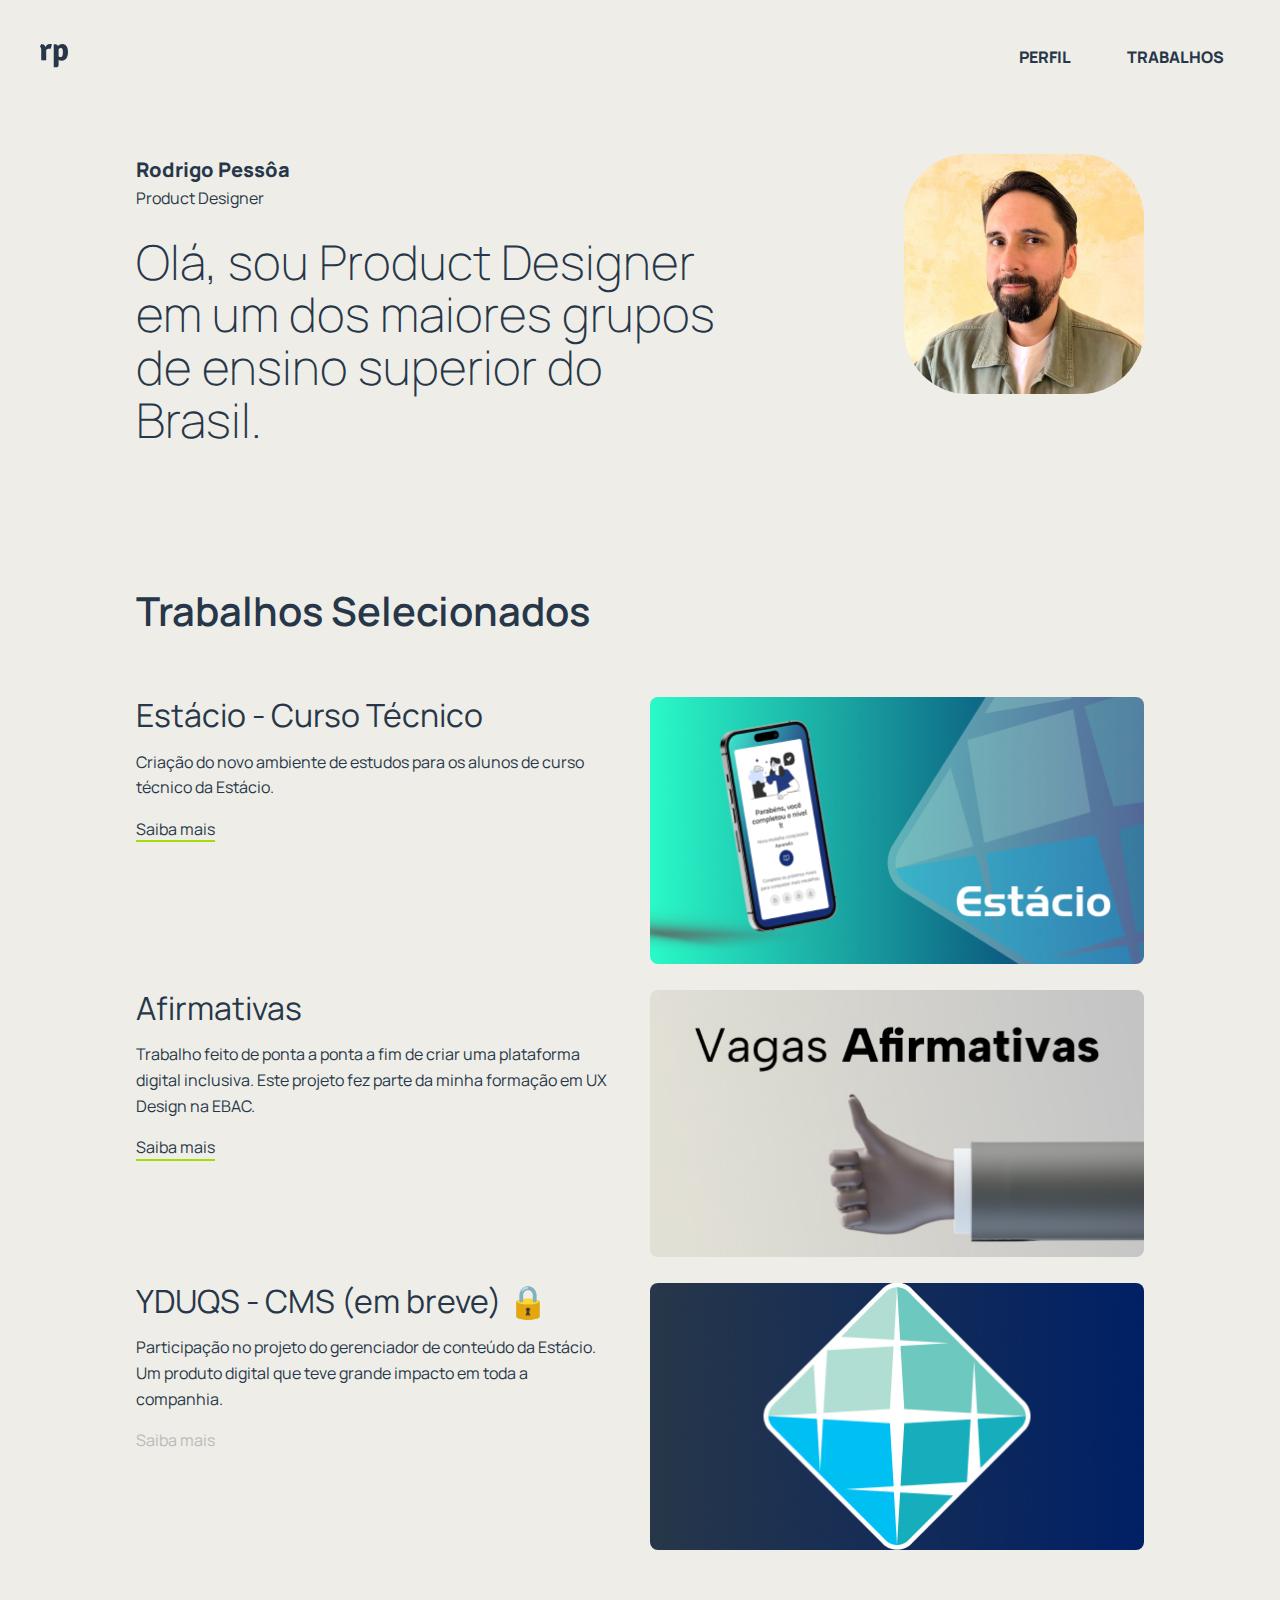
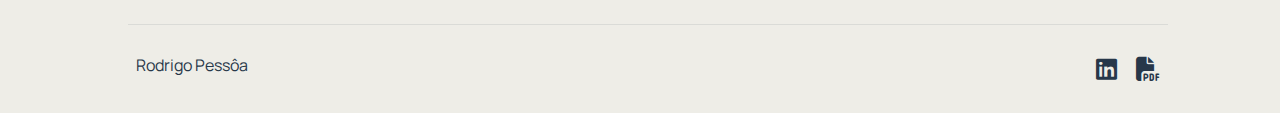
<file: index.html>
<!DOCTYPE html>
<html lang="pt-BR">
<head>
    <meta charset="utf-8">
    <meta http-equiv="X-UA-Compatible" content="IE=edge; chrome=1">
    <meta name="viewport" content="width=device-width, initial-scale=1.0, minimum-scale=1.0">
    <meta name="designer" content="Rodrigo Pessôa - www.rodrigopessoa.com.br">
    <meta name="description" content="Rodrigo Pessoa">
    <meta name="keywords" content="Product Desginer, Freelancer, website Responsivo, website Criativo, website Customizado, website Personalizado, website Gerenciável, responsive website, optimized website, creative website, manageable website, personalized website, Brasil, Brazil, South America">
    <meta name="robots" content="index,follow">
    <meta name="theme-color" content="#B0B0B0">
    <title>Rodrigo Pessoa | Product Designer</title>
    <link rel="icon" type="image/png" href="/img/favicon.png">
    <link rel="preconnect" href="https://fonts.googleapis.com">
    <link rel="preconnect" href="https://fonts.gstatic.com" crossorigin>
    <link href="https://fonts.googleapis.com/css2?family=Manrope:wght@200..800&display=swap" rel="stylesheet">
    <link href="https://cdnjs.cloudflare.com/ajax/libs/font-awesome/6.6.0/css/all.min.css" rel="stylesheet">
    <link type="text/css" rel="stylesheet" href="reset.css">
    <link type="text/css" rel="stylesheet" href="style.css">
    <meta property="og:type" content="website">
    <meta property="og:title" content="Rodrigo Pessoa">
    <meta property="og:url" content="http://rodrigopessoa.com.br/">
    <meta property="og:site_name" content="Rodrigo Pessoa">
    <meta property="og:description" content="Rodrigo Pessoa ">
</head>
<body class="home" itemscope itemtype="http://schema.org/WebPage">
  <header class="header-site">
    <div class="item-main-logo">
      <a href="#">
        <svg width="45" height="48" viewBox="0 0 45 48" fill="none" xmlns="http://www.w3.org/2000/svg">
          <path d="M19.728 12.304C19.728 12.8907 19.6213 13.6427 19.408 14.56C19.1947 15.4667 18.8853 16.272 18.48 16.976C18.2027 16.8693 17.9253 16.7893 17.648 16.736C17.3813 16.672 17.1093 16.64 16.832 16.64C16.4053 16.64 16.0213 16.72 15.68 16.88C15.3387 17.0293 15.0293 17.2533 14.752 17.552C14.4747 17.8507 14.2133 18.2187 13.968 18.656C13.7227 19.0933 13.488 19.5947 13.264 20.16L12.704 19.408C12.7573 18.5227 12.8693 17.648 13.04 16.784C13.2107 15.9093 13.472 15.1147 13.824 14.4C14.176 13.6853 14.656 13.1147 15.264 12.688C15.8827 12.2507 16.6613 12.032 17.6 12.032C18.0907 12.032 18.4853 12.0587 18.784 12.112C19.0933 12.1547 19.408 12.2187 19.728 12.304ZM8 14.576C8.08533 14.128 8.28267 13.648 8.592 13.136C8.90133 12.624 9.21067 12.2453 9.52 12C11.0027 12.1067 12.1173 12.656 12.864 13.648C13.6107 14.6293 14.0587 15.92 14.208 17.52V28.224C13.8667 28.288 13.472 28.3307 13.024 28.352C12.5867 28.384 12.1493 28.4 11.712 28.4C11.296 28.4 10.864 28.384 10.416 28.352C9.97867 28.3307 9.57333 28.288 9.2 28.224V17.888C9.2 16.9387 9.06133 16.1973 8.784 15.664C8.51733 15.12 8.256 14.7573 8 14.576Z" fill="#273749"/>
          <path d="M23.28 12.256C24.2934 12.256 25.104 12.6347 25.712 13.392C26.3307 14.1387 26.64 15.168 26.64 16.48V32.352C26.64 33.4613 26.4267 34.24 26 34.688C25.584 35.136 24.8854 35.36 23.904 35.36H21.952L21.728 35.136V12.48L21.952 12.256H23.28ZM36.016 20.272C36.016 22.1067 35.7227 23.6587 35.136 24.928C34.56 26.1867 33.7867 27.1413 32.816 27.792C31.8454 28.4427 30.7734 28.768 29.6 28.768C28.4907 28.768 27.504 28.5387 26.64 28.08C25.7867 27.6107 25.008 27.1627 24.304 26.736L25.104 23.184C25.7334 23.696 26.3627 24.1333 26.992 24.496C27.632 24.8587 28.2134 25.04 28.736 25.04C29.248 25.04 29.664 24.848 29.984 24.464C30.304 24.0693 30.5334 23.5147 30.672 22.8C30.8214 22.0747 30.896 21.2213 30.896 20.24C30.896 19.248 30.8107 18.4427 30.64 17.824C30.48 17.1947 30.2507 16.736 29.952 16.448C29.664 16.16 29.3334 16.016 28.96 16.016C28.6294 16.016 28.2347 16.1173 27.776 16.32C27.328 16.5227 26.8854 16.9173 26.448 17.504C26.0214 18.08 25.664 18.9333 25.376 20.064L24.256 17.232C24.3627 16.368 24.6934 15.536 25.248 14.736C25.8027 13.936 26.512 13.28 27.376 12.768C28.2507 12.256 29.2107 12 30.256 12C31.5574 12 32.6347 12.352 33.488 13.056C34.3414 13.76 34.976 14.736 35.392 15.984C35.808 17.2213 36.016 18.6507 36.016 20.272Z" fill="#273749"/>
        </svg>
      </a>
    </div>
    <nav class="item-menu--wrap" itemscope="itemscope" itemtype="http://www.schema.org/SiteNavigationElement">
      <div class="menu-primary">
        <ul role="menubar">
          <li class="current-menu-item">
            <a href="perfil.html" class="btn">PERFIL</a>
          </li>
          <li class="current-menu-item">
            <a href="cursotecnico.html" class="btn">TRABALHOS</a>
          </li>
        </ul>
      </div>
    </nav>
  </header>
  
  <div class="wrapper">
    <main class="main-site" role="main">
      <div class="hero-home">
        <div class="hero-home--text">
          <div class="hero-home--name">
            <h4 class="extrabold">Rodrigo Pessôa</h4>
            <p>Product Designer</p>
          </div>
          <p class="hero extralight">Olá, sou Product Designer em um dos maiores grupos de ensino superior do Brasil.</p>
        </div>
        <div class="hero-home--image">
          <img src="img/profile.jpg" alt="Homem branco, cabelo liso preto com barba e bigode. Ele usa uma jaqueta verde e uma camisa branca. Está sorrindo levemente.">
        </div>
      </div>

      <div class="jobselected">
        <h1 class="semibold">Trabalhos Selecionados</h1>
        <ul class="job-home">
          <li class="job-home--item">
            <div class="job-home--text">
              <h2>Estácio - Curso Técnico</h2>
              <p>Criação do novo ambiente de estudos para os alunos de curso técnico da Estácio.</p>
              <p>
                <a href="cursotecnico.html" class="link">Saiba mais</a>
              </p>
            </div>
            <div class="job-home--image">
              <a href="cursotecnico.html"><img src="img/cursotecnicohome.jpg" alt="" class="radius responsive"></a>
            </div>
          </li>

          <li class="job-home--item">
            <div class="job-home--text">
              <h2>Afirmativas</h2>
              <p>Trabalho feito de ponta a ponta a fim de criar uma plataforma digital inclusiva. Este projeto fez parte da minha formação em UX Design na EBAC.
              </p>
              <p>
                <a href="afirmativas.html" class="link">Saiba mais</a>
              </p>
            </div>
            <div class="job-home--image">
              <a href="afirmativas.html"><img src="img/afirmativashome.jpg" alt="" class="radius responsive"></a>
            </div>
          </li>

          <li class="job-home--item">
            <div class="job-home--text">
              <h2>YDUQS - CMS (em breve) 🔒</h2>
              <p>Participação no projeto do gerenciador de conteúdo da Estácio. Um produto digital que teve grande impacto em toda a companhia.</p>
              <p>
                <span class="disabled">Saiba mais</span>
              </p>
            </div>
            <div class="job-home--image">
              <img src="img/cmshome.jpg" alt="" class="radius responsive">
            </div>
          </li>
        </ul>
      </div>
    </main>

    <footer class="footer-site">
      <div class="footer-name">Rodrigo Pessôa</div>
      <div class="footer-social">
        <a href="http://linkedin.com/in/rpessoaweb/" target="_blank"><i class="fa-brands fa-linkedin"></i></a>
        <a href="RodrigoPessoaDesign.pdf" target="_blank"><i class="fa-solid fa-file-pdf"></i></a>
      </div>
    </footer>
  </div>

  <script async="" src="https://www.googletagmanager.com/gtag/js?id=UA-108084761-1"></script>
  <script>
  window.dataLayer = window.dataLayer || [];
  function gtag() {
      dataLayer.push(arguments);
  }
  gtag('js', new Date());
  gtag('config', 'UA-108084761-1');
  </script>
</body>
</html>
</file>
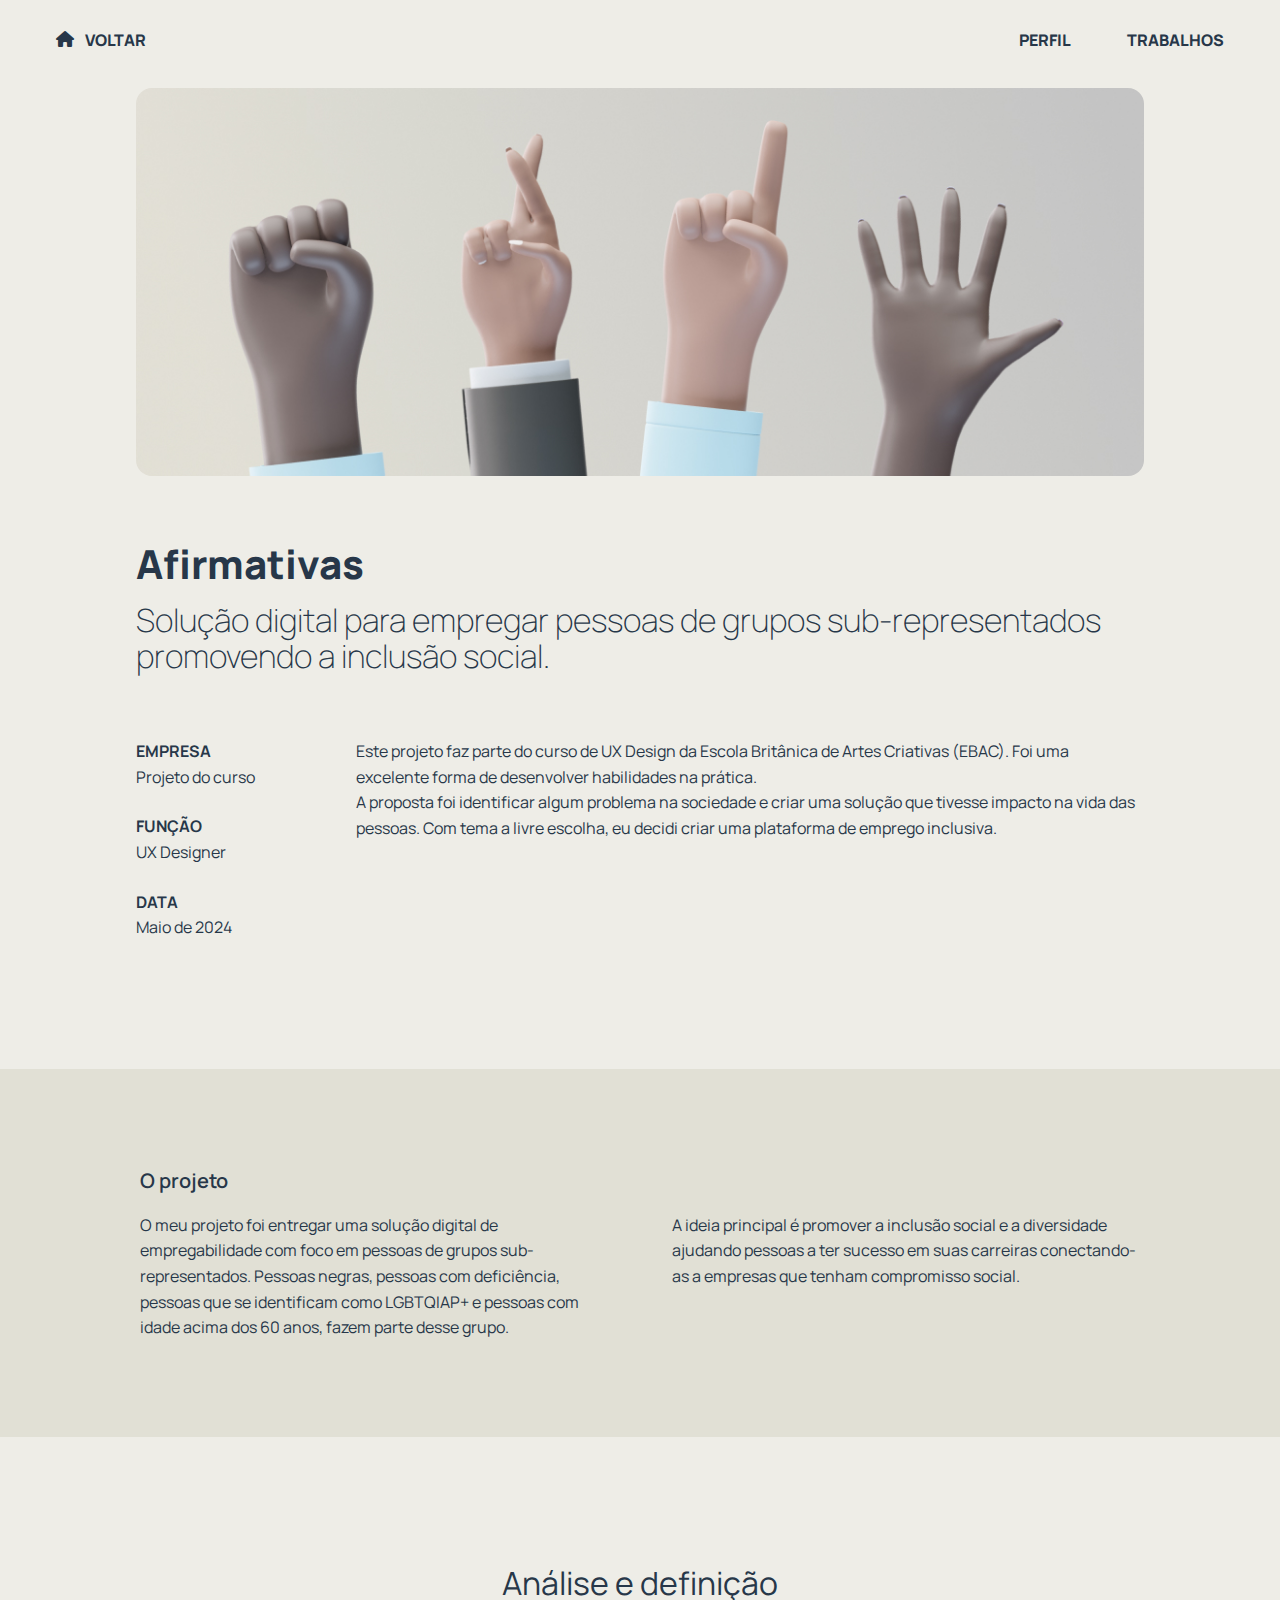
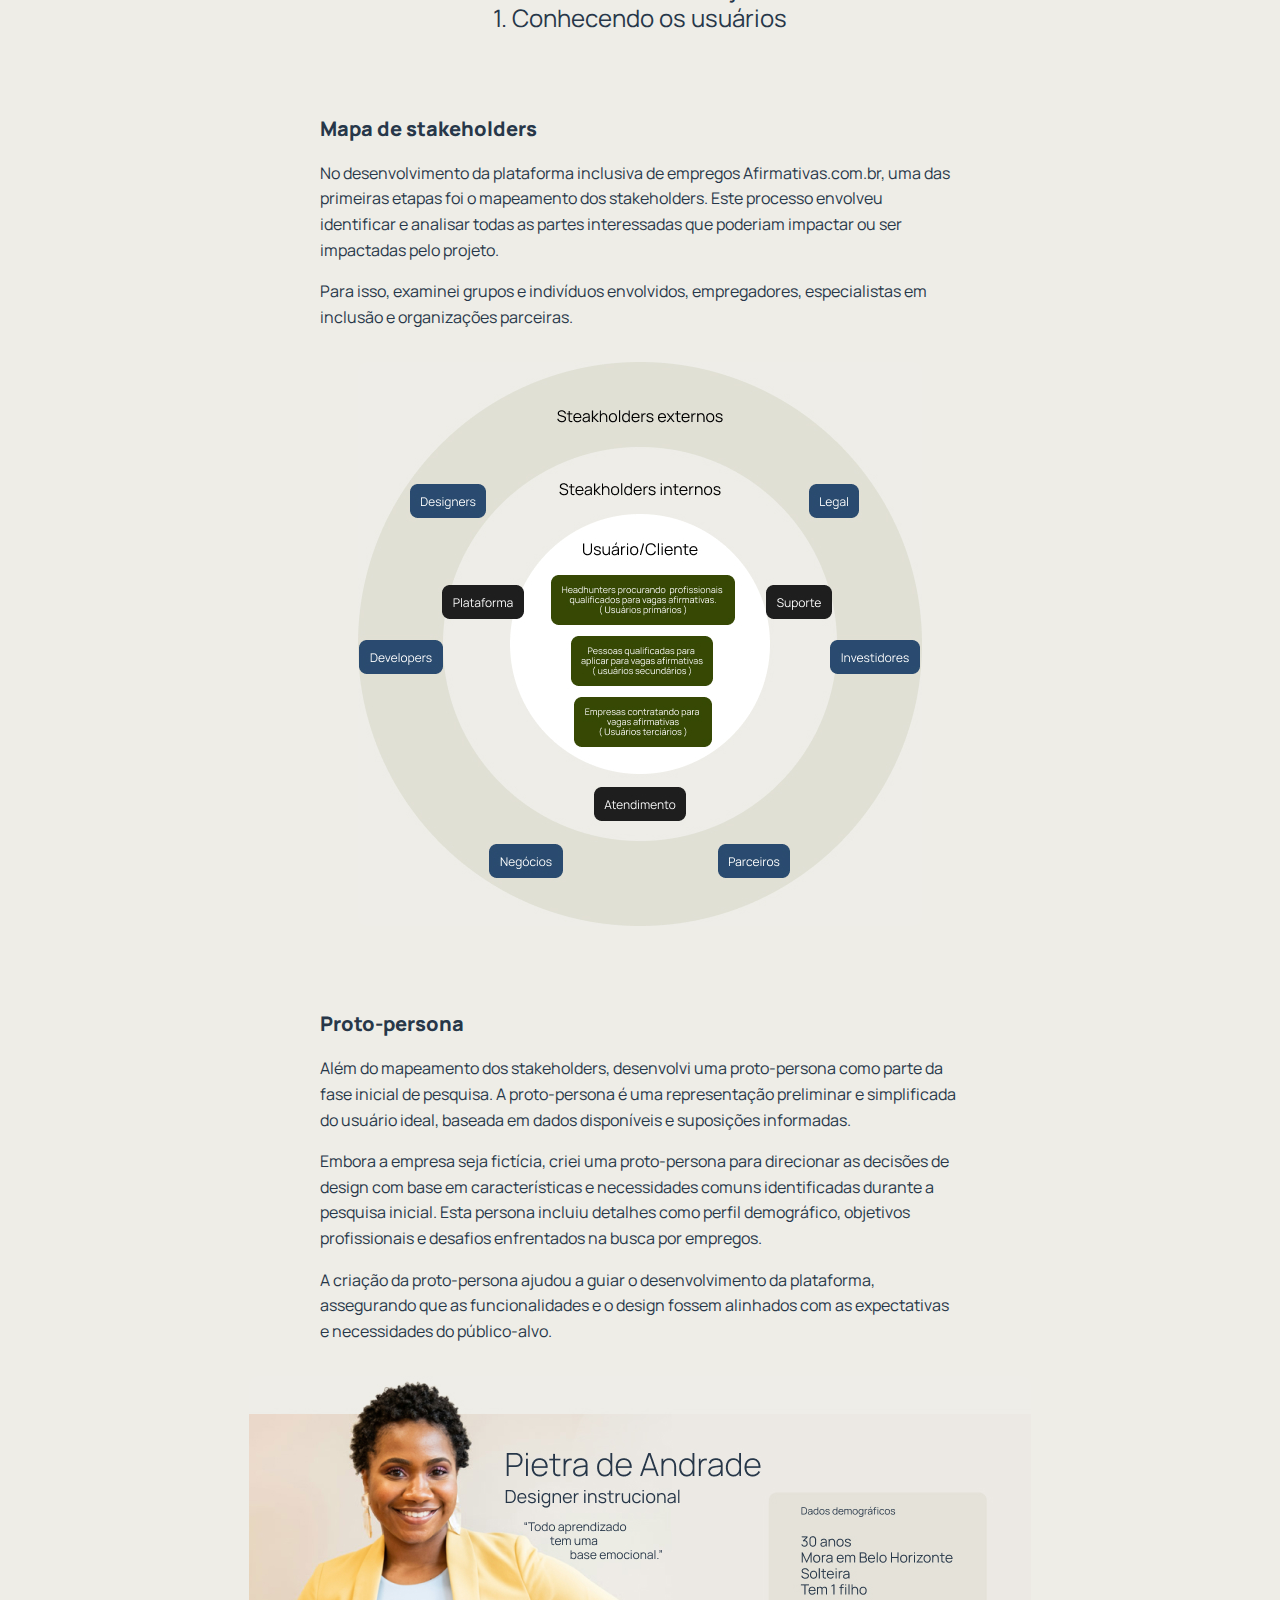
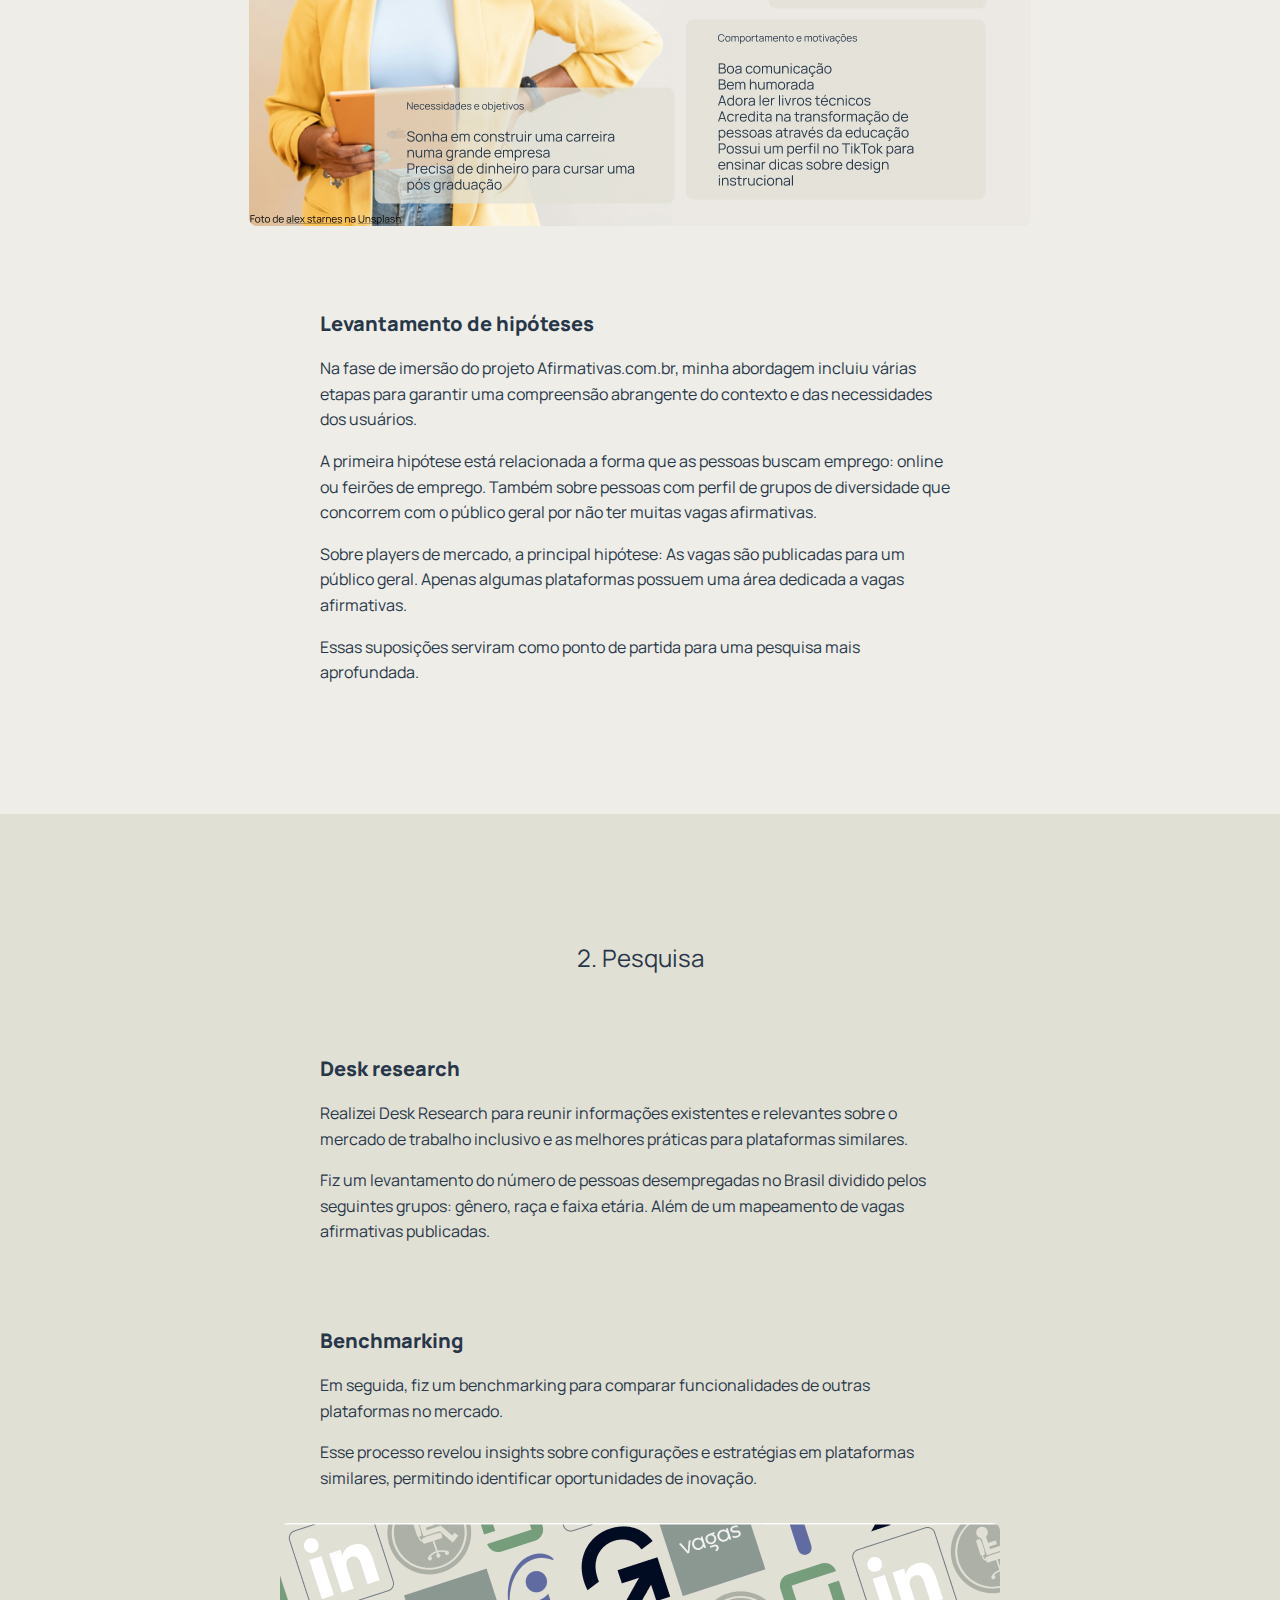
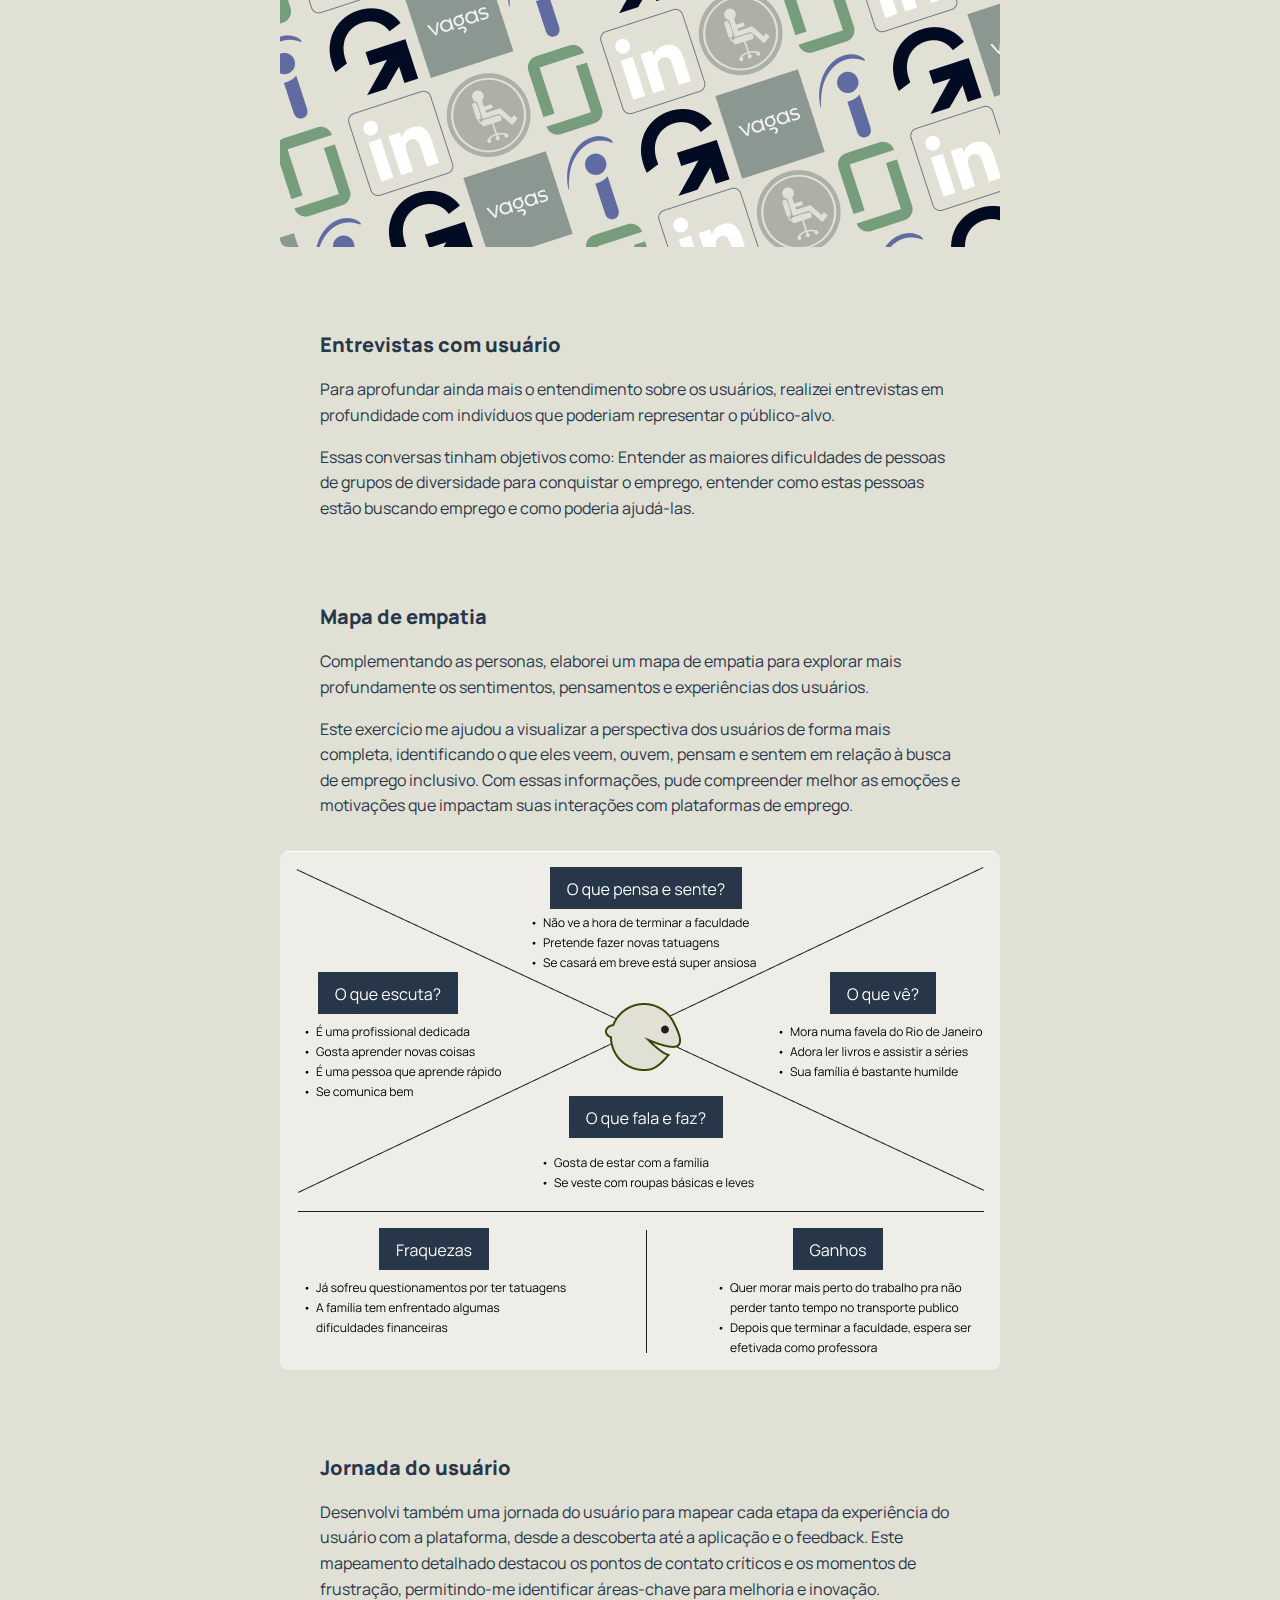
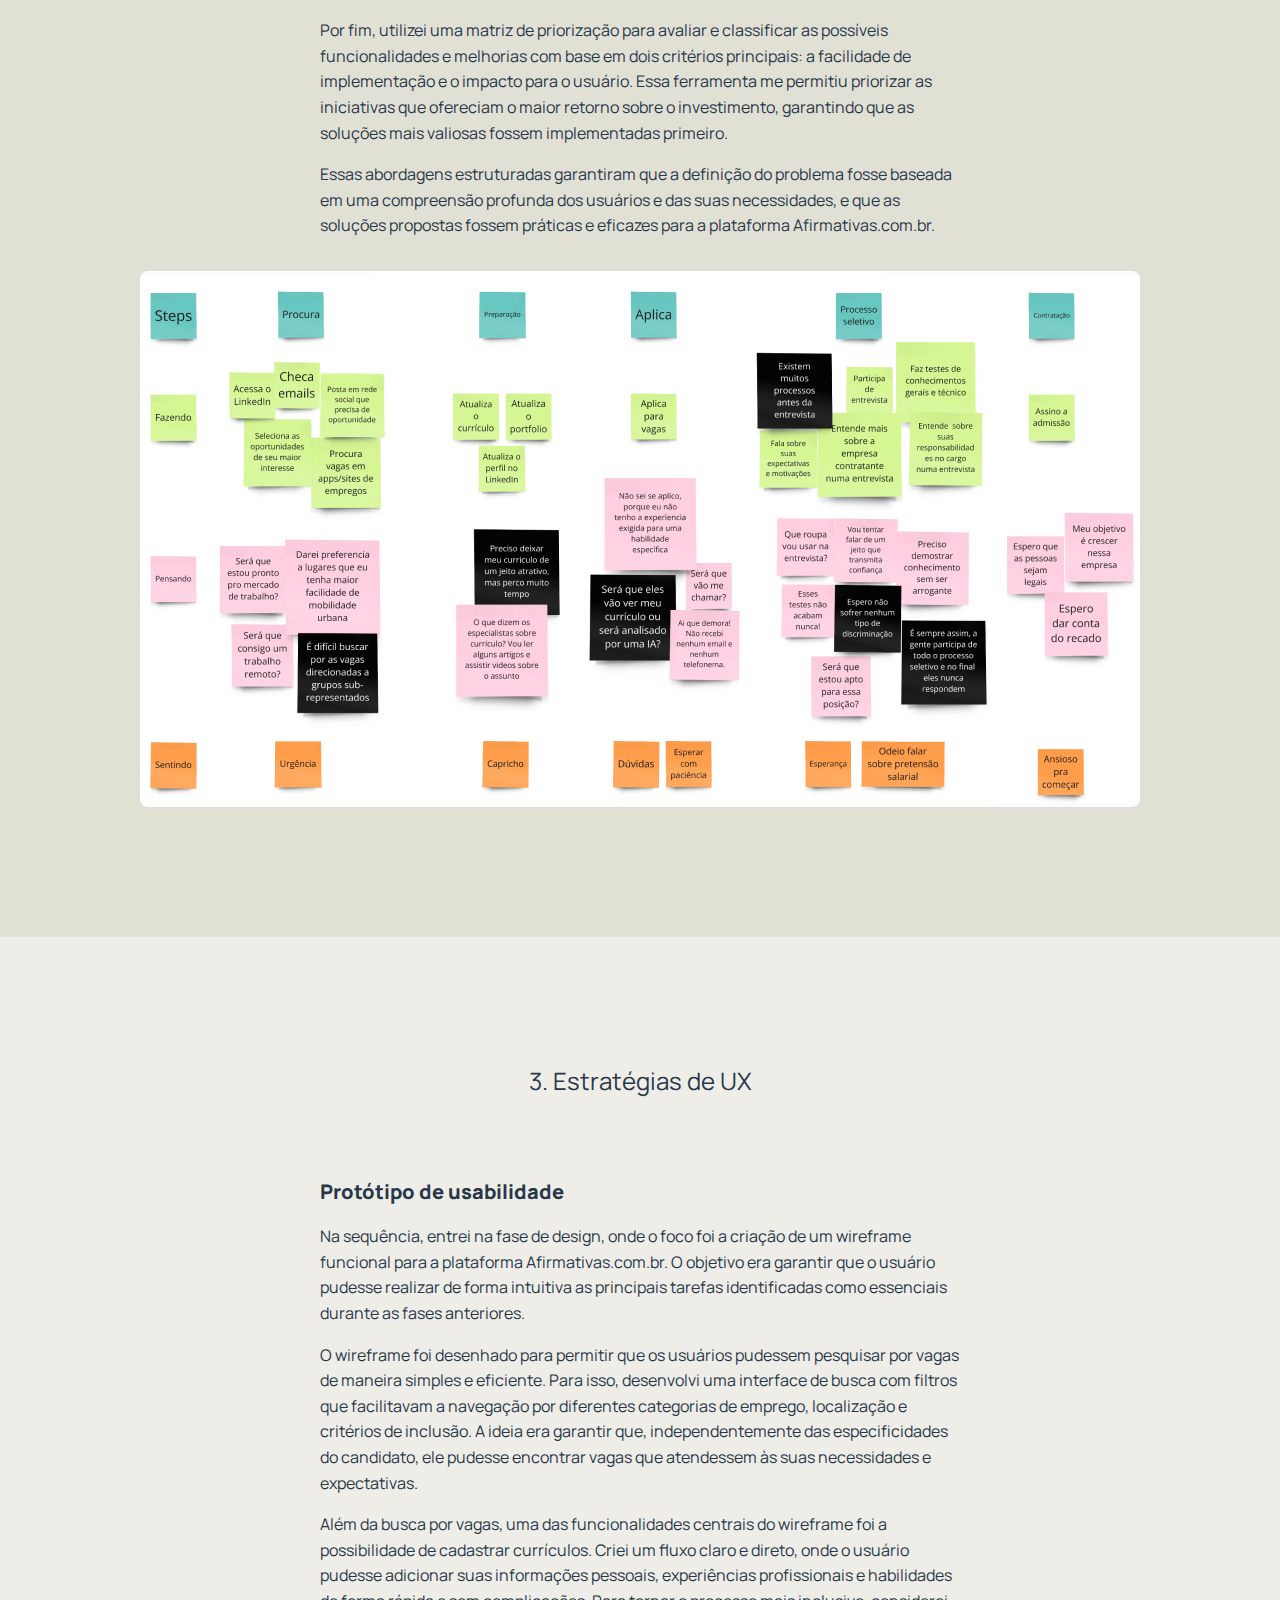
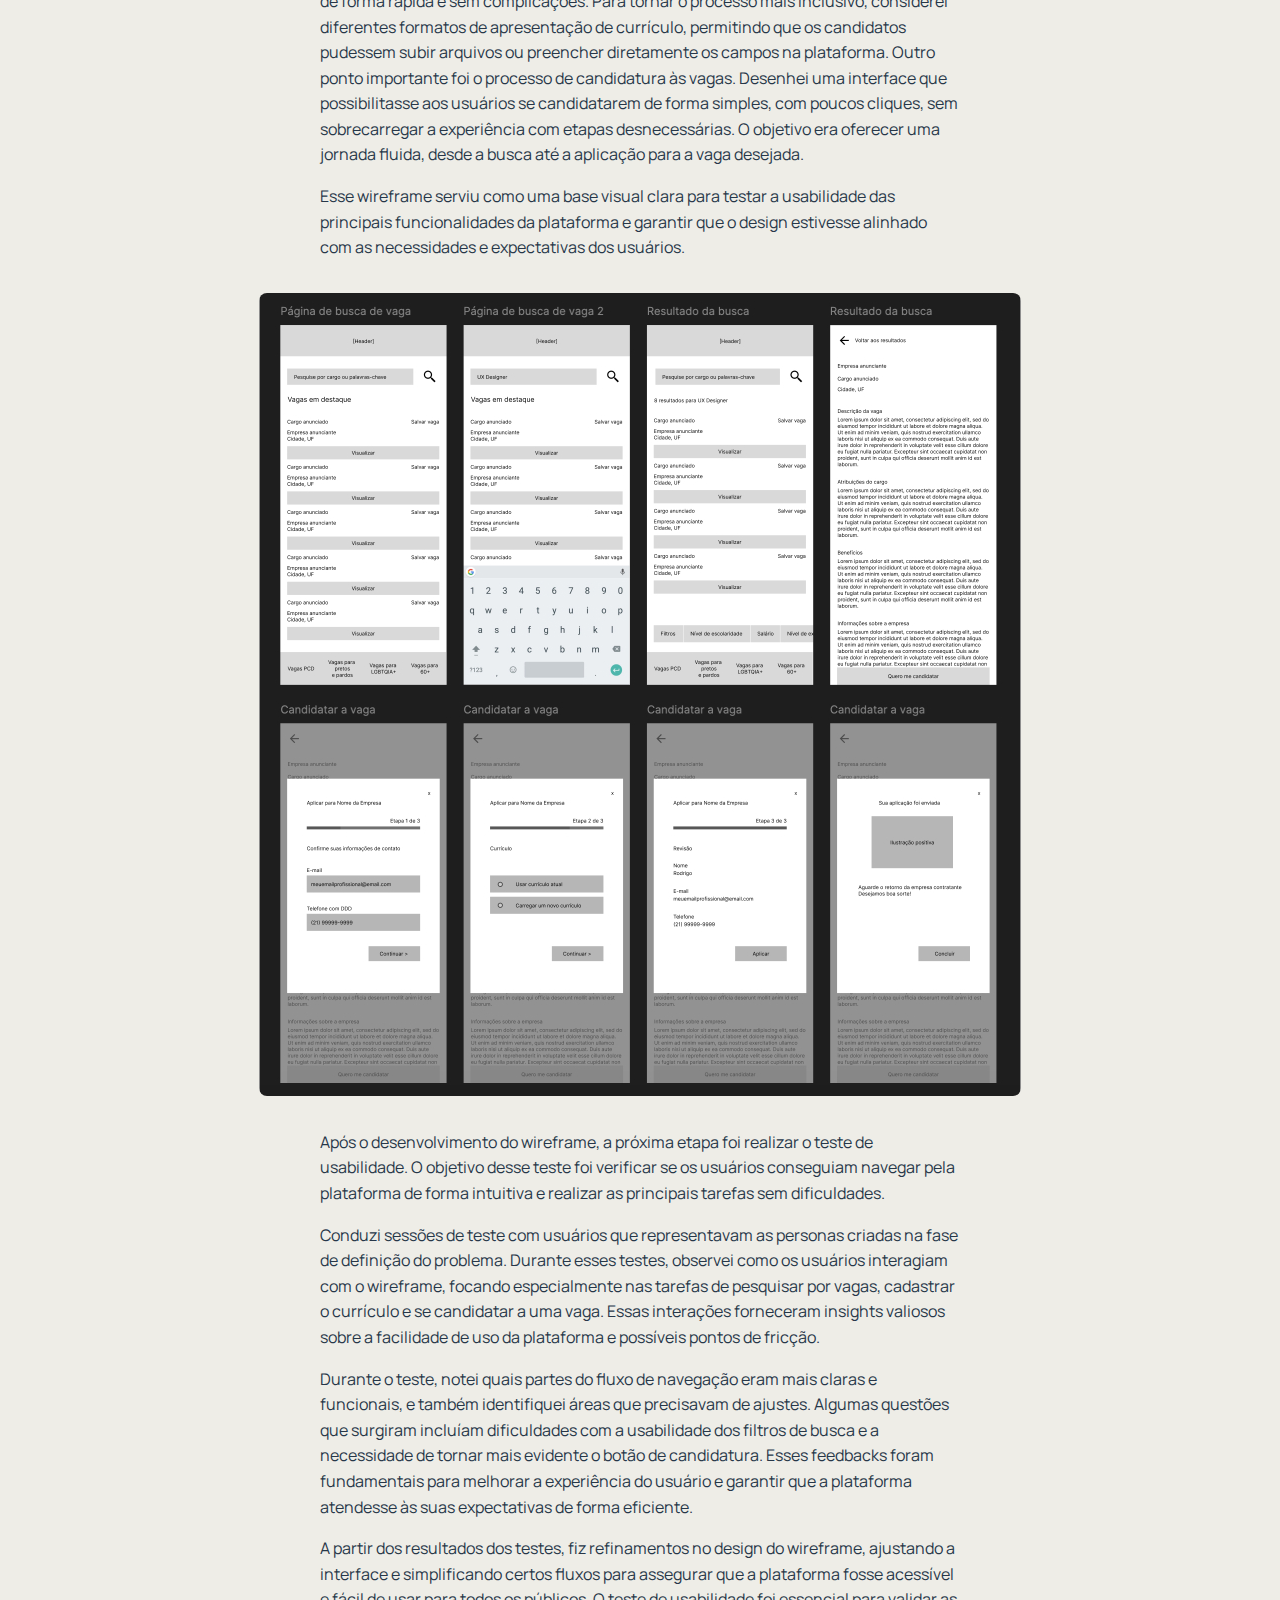
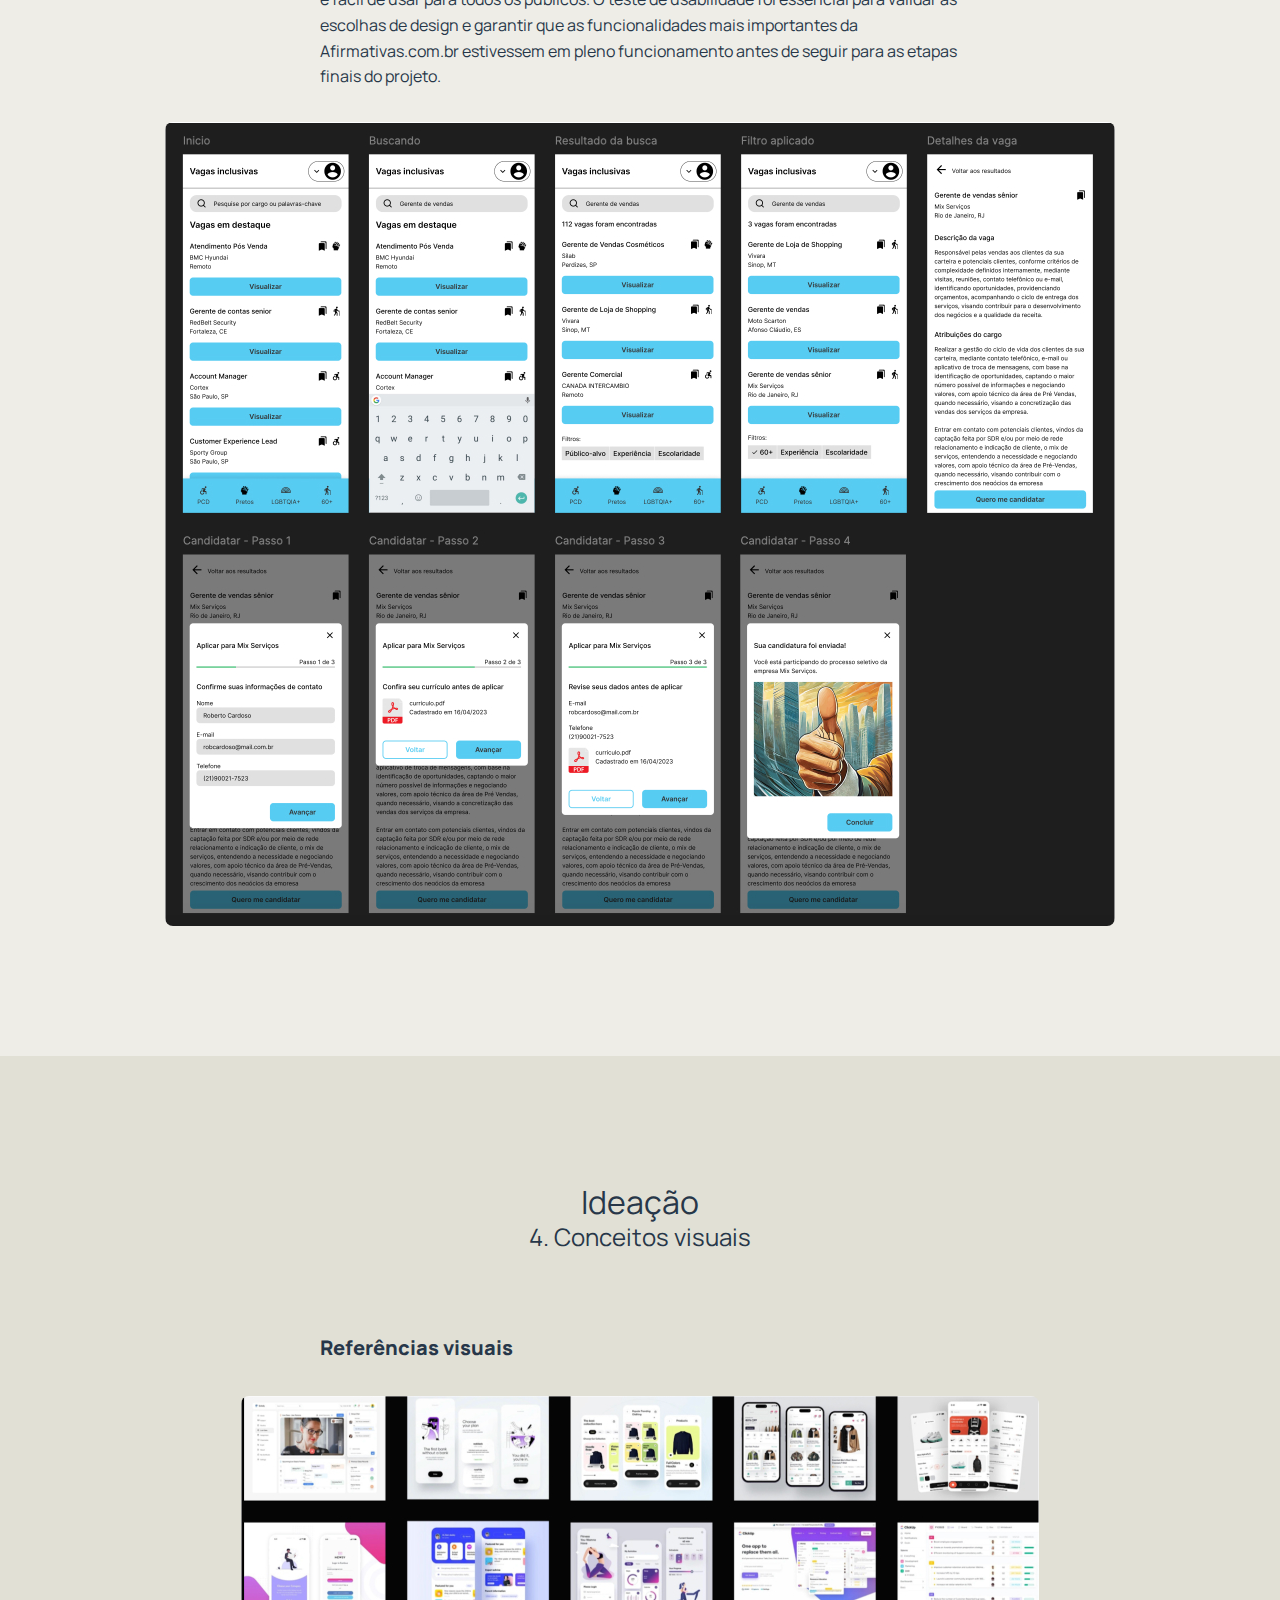
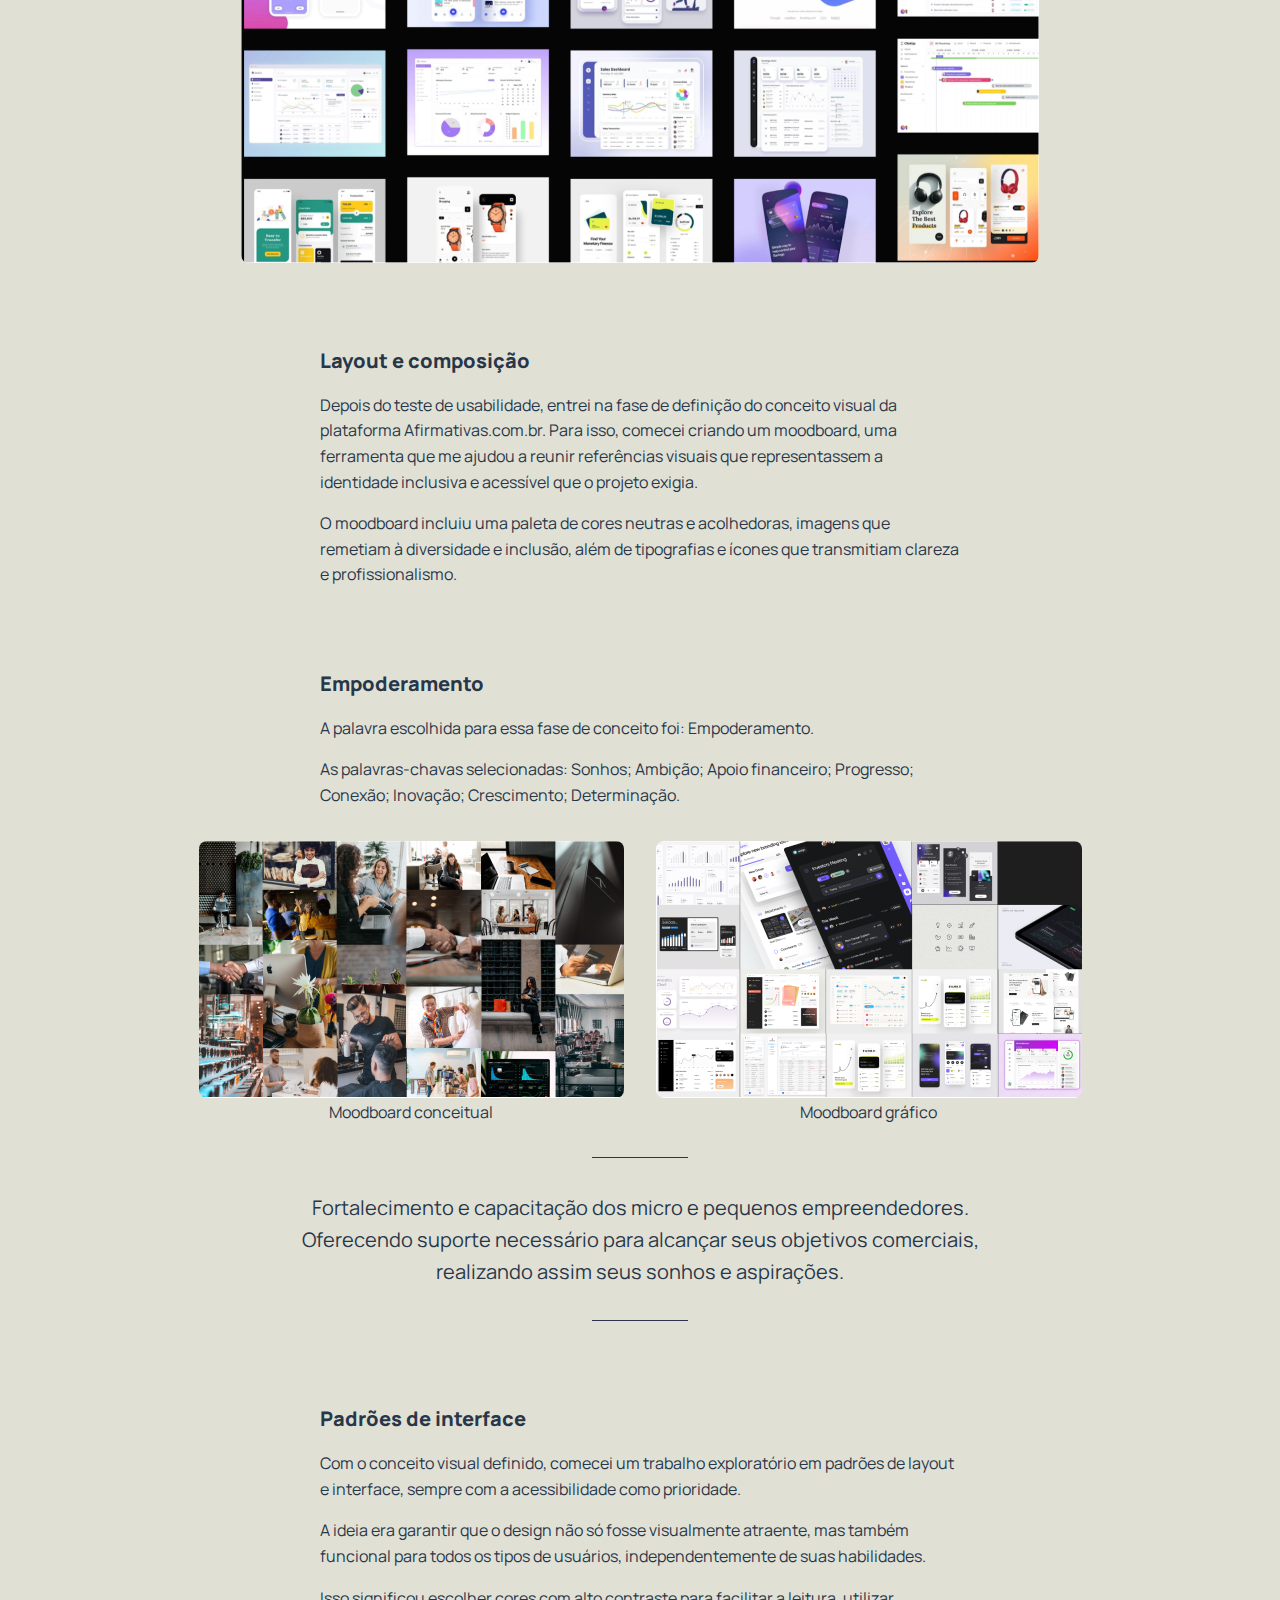
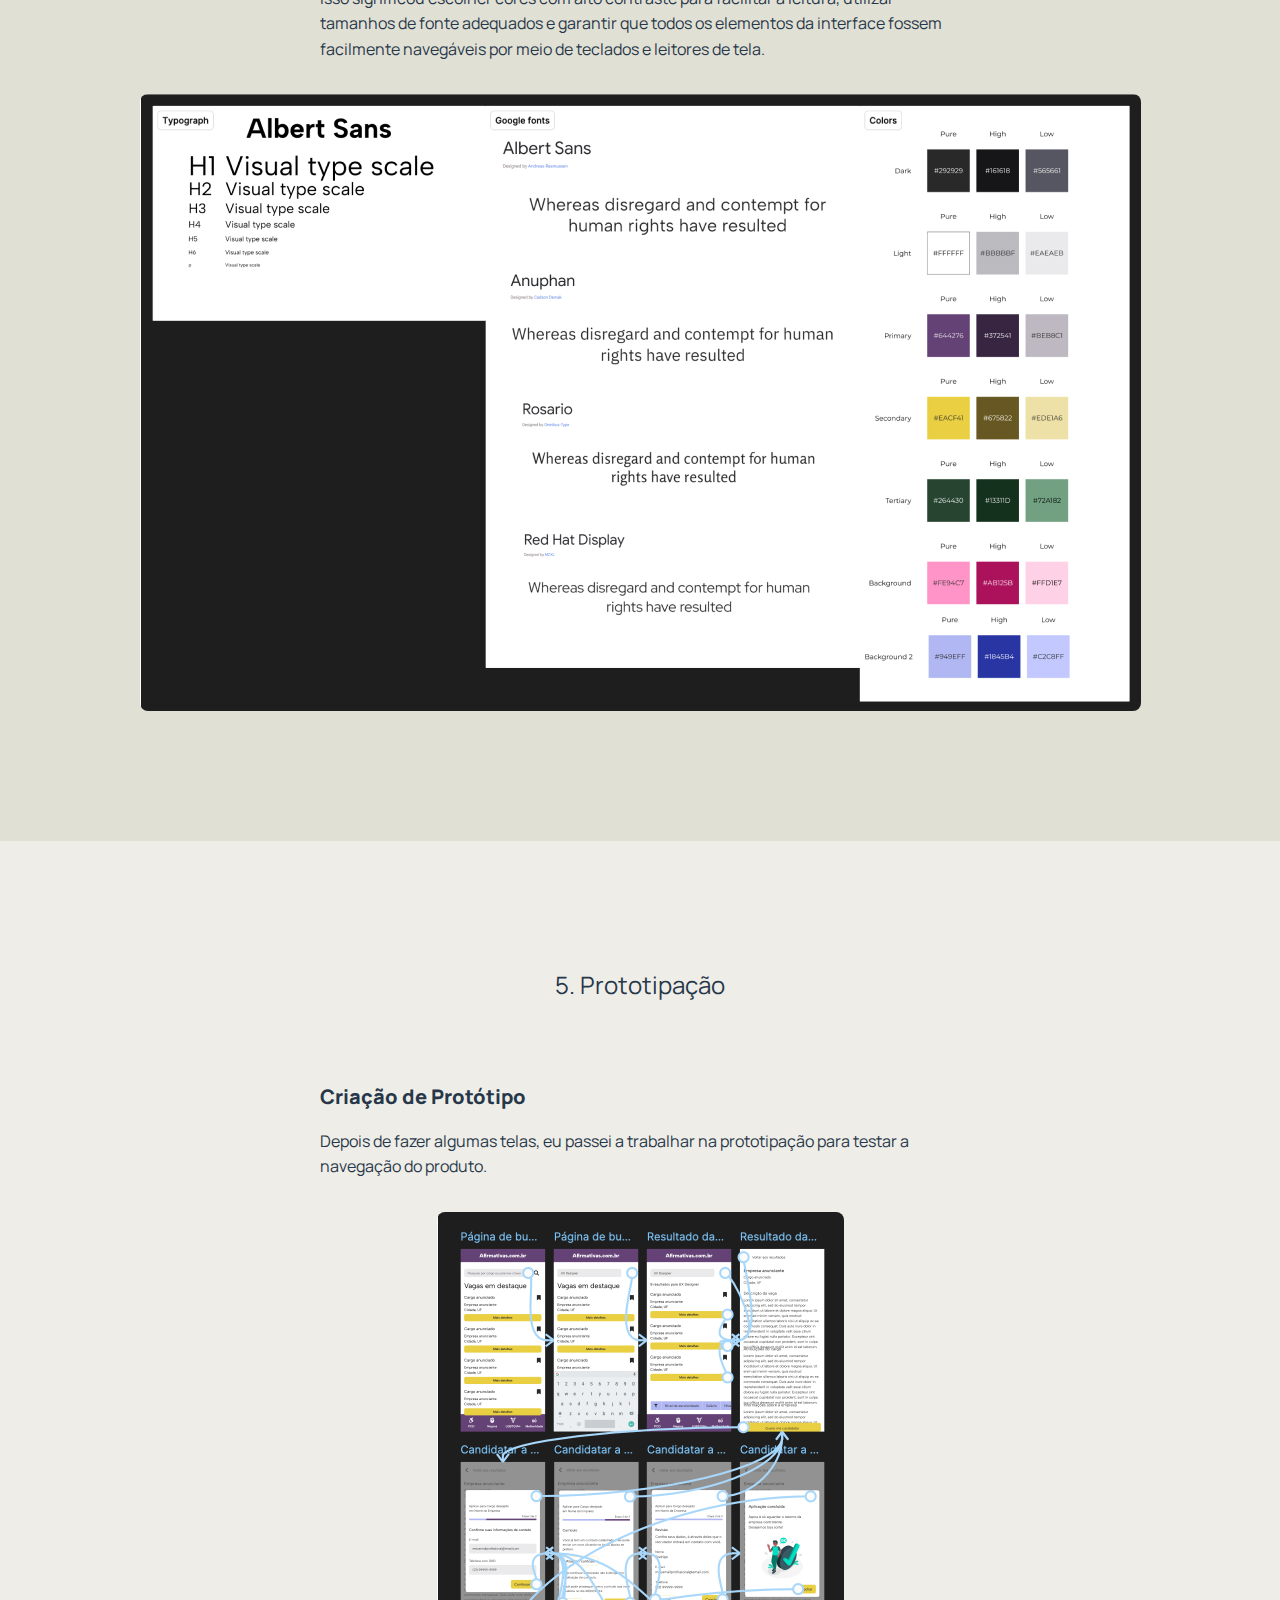
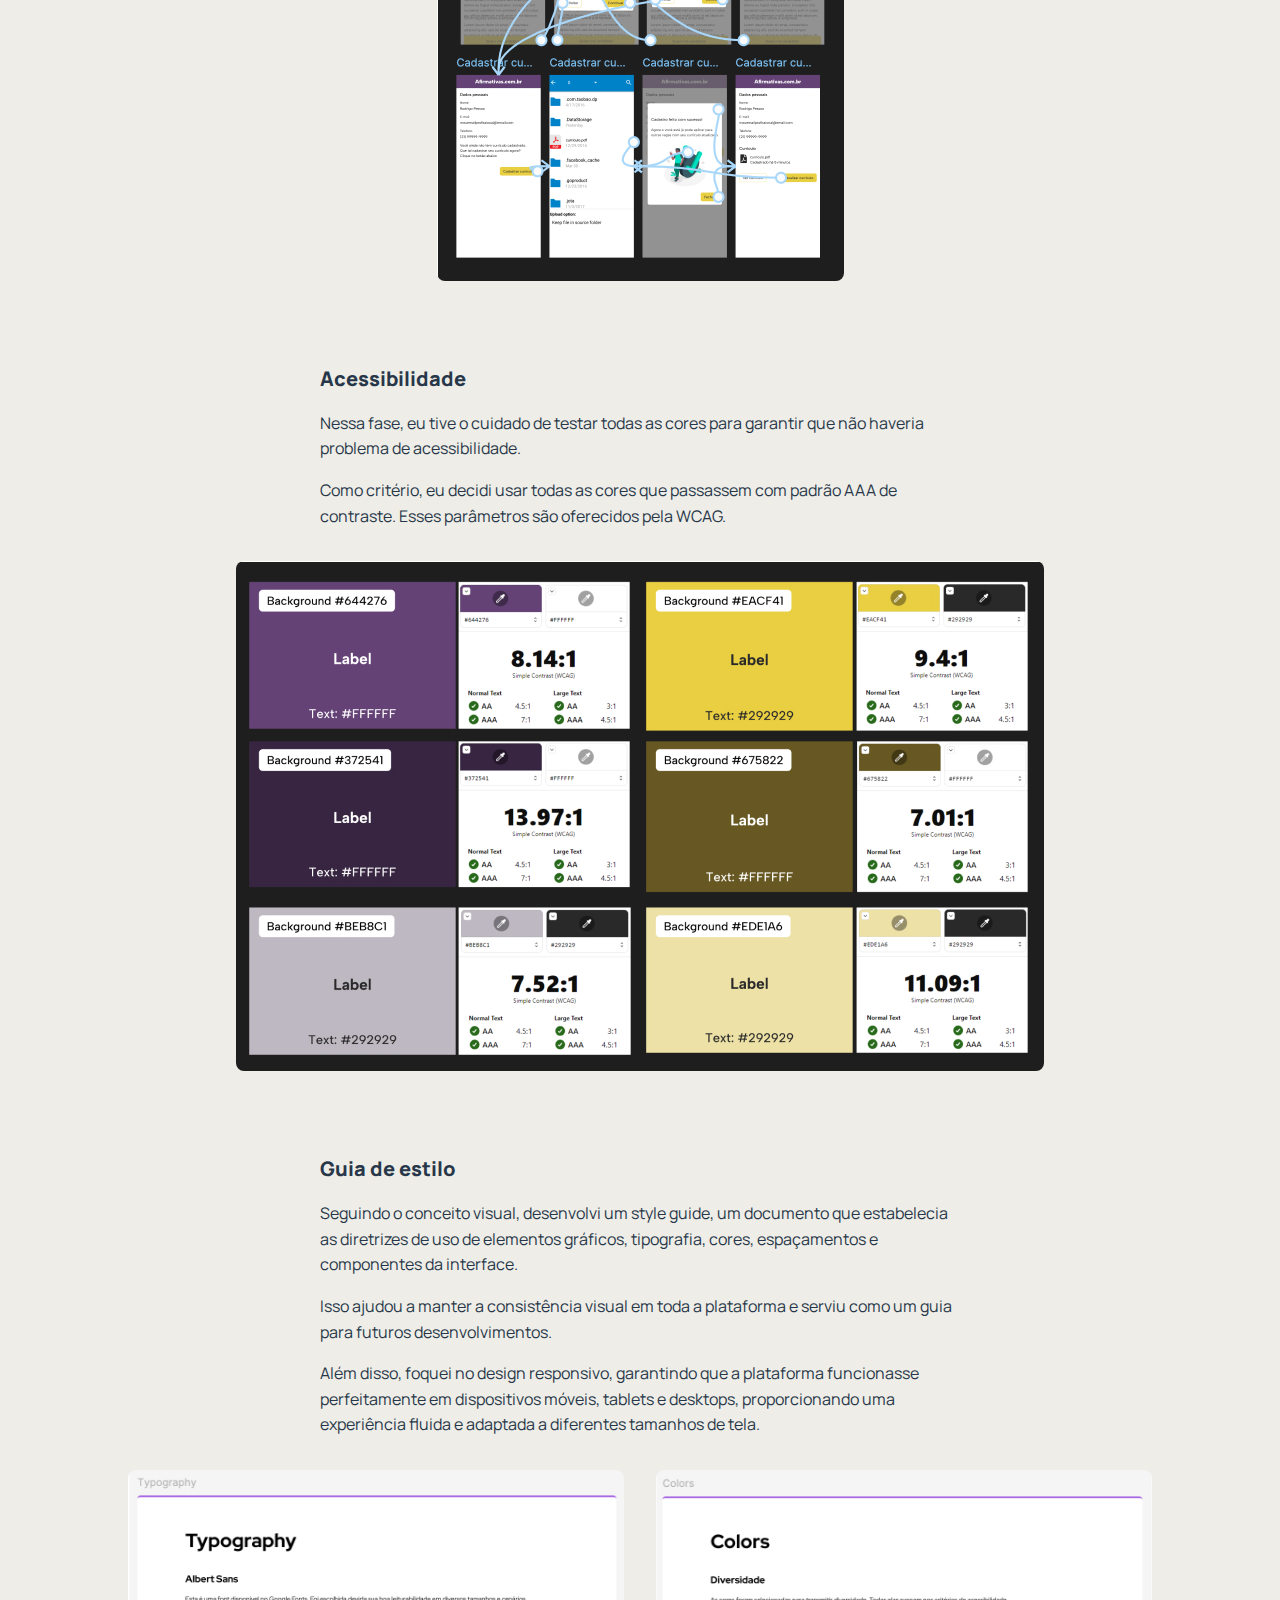
<file: afirmativas.html>
<!DOCTYPE html>
<html lang="pt-BR">
<head>
    <meta charset="utf-8">
    <meta http-equiv="X-UA-Compatible" content="IE=edge; chrome=1">
    <meta name="viewport" content="width=device-width, initial-scale=1.0, minimum-scale=1.0">
    <meta name="designer" content="Rodrigo Pessôa - www.rodrigopessoa.com.br">
    <meta name="description" content="Rodrigo Pessoa">
    <meta name="keywords" content="Product Desginer, Freelancer, website Responsivo, website Criativo, website Customizado, website Personalizado, website Gerenciável, responsive website, optimized website, creative website, manageable website, personalized website, Brasil, Brazil, South America">
    <meta name="robots" content="index,follow">
    <meta name="theme-color" content="#B0B0B0">
    <title>Rodrigo Pessoa | Product Designer - Afirmativas</title>
    <link rel="icon" type="image/png" href="/img/favicon.png">
    <link rel="preconnect" href="https://fonts.googleapis.com">
    <link rel="preconnect" href="https://fonts.gstatic.com" crossorigin>
    <link href="https://fonts.googleapis.com/css2?family=Manrope:wght@200..800&display=swap" rel="stylesheet">
    <link href="https://cdnjs.cloudflare.com/ajax/libs/font-awesome/6.6.0/css/all.min.css" rel="stylesheet">
    <link type="text/css" rel="stylesheet" href="reset.css">
    <link type="text/css" rel="stylesheet" href="style.css">
    <meta property="og:type" content="website">
    <meta property="og:title" content="Rodrigo Pessoa">
    <meta property="og:url" content="http://rodrigopessoa.com.br/">
    <meta property="og:site_name" content="Rodrigo Pessoa">
    <meta property="og:description" content="Rodrigo Pessoa ">
</head>
<body class="home" itemscope itemtype="http://schema.org/WebPage">
  <header class="header-site">
    <div class="item-main-logo">
      <a href="index.html" class="btn"><i class="fa-solid fa-house"></i> VOLTAR</a>
    </div>
    <nav class="item-menu--wrap" itemscope="itemscope" itemtype="http://www.schema.org/SiteNavigationElement">
      <div class="menu-primary">
        <ul role="menubar">
          <li class="current-menu-item">
            <a href="perfil.html" class="btn">PERFIL</a>
          </li>
          <li class="current-menu-item">
            <a href="cursotecnico.html" class="btn">TRABALHOS</a>
          </li>
        </ul>
      </div>
    </nav>
  </header>
  
  <div class="wrapper">
    <main class="main-site" role="main">
      
      <div class="content-wrapper-work">
        <div class="content-top-work">
          <div class="content-image">
            <img src="img/afirmativashead.jpg" alt="" class="max-responsive radius-16">
          </div>
          <div class="content-work-title">
            <h1 class="extrabold">Afirmativas</h1>
            <h2 class="extralight">Solução digital para empregar pessoas de grupos sub-representados promovendo a inclusão social.</h2>
          </div>
          <div class="content-work-description">
            <div class="content-work-data">
              <div class="content-work-item">
                <p><strong>EMPRESA</strong></p>
                <p>Projeto do curso</p>
              </div>

              <div class="content-work-item">
                <p><strong>FUNÇÃO</strong></p>
                <p>UX Designer</p>
              </div>

              <div class="content-work-item">
                <p><strong>DATA</strong></p>
                <p>Maio de 2024</p>
              </div>

            </div>
            <div class="content-work-text">
              <p>Este projeto faz parte do curso de UX Design da Escola Britânica de Artes Criativas (EBAC). 
                Foi uma excelente forma de desenvolver habilidades na prática.</p>
              <p>A proposta foi identificar algum problema na sociedade e criar uma solução que tivesse impacto na vida das pessoas.
                Com tema a livre escolha, eu decidi criar uma plataforma de emprego inclusiva.</p>
            </div>
          </div>

        </div>

      </div>
    </main>
  </div>

  
  <div class="necessidades-wrapper">
    <div class="necessidades-group">

      <div class="content">
        <div class="content-text">
          <div class="content-head">
            <h4><span class="semibold">O projeto</h4>
            </div>
            <p>O meu projeto foi entregar uma solução digital de empregabilidade com foco em pessoas de grupos sub-representados. Pessoas negras, pessoas com deficiência, pessoas que se identificam como LGBTQIAP+ e pessoas com idade acima dos 60 anos, fazem parte desse grupo.</p>
          </div>
        </div>
        
        <div class="content">
          <div class="content-text">
            <div class="content-head">
            <h4><span class="semibold font-transparent">.</h4>
          </div>
          <p>A ideia principal é promover a inclusão social e a diversidade ajudando pessoas a ter sucesso em suas carreiras conectando-as a empresas que tenham compromisso social.</p>
        </div>
      </div>
      
    </div>
  </div>


  <div class="wrapper">
    <main class="main-site" role="main">

      <div class="content-wrapper">
        <div class="content-gap">
          
          <div class="content-maintitle">
            <h2>Análise e definição</h2>
            <h3>1. Conhecendo os usuários</h3>
          </div>

          <div class="content">
            <div class="content-text">
              <div class="content-head">
                <h4><span class="extrabold">Mapa de stakeholders</h4>
              </div>
              <p>No desenvolvimento da plataforma inclusiva de empregos Afirmativas.com.br, uma das primeiras etapas foi o mapeamento dos stakeholders. Este processo envolveu identificar e analisar todas as partes interessadas que poderiam impactar ou ser impactadas pelo projeto. </p>
              <p>Para isso, examinei grupos e indivíduos envolvidos, empregadores, especialistas em inclusão e organizações parceiras.</p>
            </div>
            <div class="content-image">
              <img src="img/mapastakeholders.jpg" alt="" class="max-responsive radius">
            </div>
          </div>

          <div class="content">
            <div class="content-text">
              <div class="content-head">
                <h4><span class="extrabold">Proto-persona</h4>
              </div>
              <p>Além do mapeamento dos stakeholders, desenvolvi uma proto-persona como parte da fase inicial de pesquisa. A proto-persona é uma representação preliminar e simplificada do usuário ideal, baseada em dados disponíveis e suposições informadas. </p>
              <p>Embora a empresa seja fictícia, criei uma proto-persona para direcionar as decisões de design com base em características e necessidades comuns identificadas durante a pesquisa inicial. Esta persona incluiu detalhes como perfil demográfico, objetivos profissionais e desafios enfrentados na busca por empregos. </p>
              <p>A criação da proto-persona ajudou a guiar o desenvolvimento da plataforma, assegurando que as funcionalidades e o design fossem alinhados com as expectativas e necessidades do público-alvo.</p>
            </div>
            <div class="content-image">
              <img src="img/personaaf.jpg" alt="" class="max-responsive radius">
            </div>
          </div>

          <div class="content">
            <div class="content-text">
              <div class="content-head">
                <h4><span class="extrabold">Levantamento de hipóteses</h4>
              </div>
              <p>Na fase de imersão do projeto Afirmativas.com.br, minha abordagem incluiu várias etapas para garantir uma compreensão abrangente do contexto e das necessidades dos usuários.</p>
              <p>A primeira hipótese está relacionada a forma que as pessoas buscam emprego: online ou feirões de emprego. Também sobre pessoas com perfil de grupos de diversidade que concorrem com o público geral por não ter muitas vagas afirmativas.</p>
              <p>Sobre players de mercado, a principal hipótese: As vagas são publicadas para um público geral. Apenas algumas plataformas possuem uma área dedicada a vagas afirmativas.</p>
              <p>Essas suposições serviram como ponto de partida para uma pesquisa mais aprofundada.</p>
            </div>
            <!-- <div class="content-image">
              <img src="img/" alt="" class="max-responsive radius">
            </div> -->
          </div>

        </div>
      </div>

    </main>
  </div>

  <div class="class">
    <main class="main-site bg-light-high" role="main">

      <div class="content-wrapper">
        <div class="content-gap">
          
          <div class="content-maintitle">
            <!-- <h2>Análise e definição</h2> -->
            <h3>2. Pesquisa</h3>
          </div>

          <div class="content">
            <div class="content-text">
              <div class="content-head">
                <h4><span class="extrabold">Desk research</h4>
              </div>
              <p>Realizei Desk Research para reunir informações existentes e relevantes sobre o mercado de trabalho inclusivo e as melhores práticas para plataformas similares. </p>
              <p>Fiz um levantamento do número de pessoas desempregadas no Brasil dividido pelos seguintes grupos: gênero, raça e faixa etária.
                Além de um mapeamento de vagas afirmativas publicadas.</p>
            </div>
          </div>

          <div class="content">
            <div class="content-text">
              <div class="content-head">
                <h4><span class="extrabold">Benchmarking</h4>
              </div>
              <p>Em seguida, fiz um benchmarking para comparar funcionalidades de outras plataformas no mercado.</p>
              <p>Esse processo revelou insights sobre configurações e estratégias em plataformas similares, permitindo identificar oportunidades de inovação.</p>
            </div>
            <div class="content-image">
              <img src="img/benchaf.jpg" alt="" class="max-responsive radius">
            </div>
          </div>



          <div class="content">
            <div class="content-text">
              <div class="content-head">
                <h4><span class="extrabold">Entrevistas com usuário</h4>
              </div>
              <p>Para aprofundar ainda mais o entendimento sobre os usuários, realizei entrevistas em profundidade com indivíduos que poderiam representar o público-alvo.</p>
              <p>Essas conversas tinham objetivos como: Entender as maiores dificuldades de pessoas de grupos de diversidade para conquistar o emprego, entender como estas pessoas estão buscando emprego e como poderia ajudá-las.</p>
            </div>
          </div>

          <div class="content">
            <div class="content-text">
              <div class="content-head">
                <h4><span class="extrabold">Mapa de empatia</h4>
              </div>
              <p>Complementando as personas, elaborei um mapa de empatia para explorar mais profundamente os sentimentos, pensamentos e experiências dos usuários.</p>
              <p>Este exercício me ajudou a visualizar a perspectiva dos usuários de forma mais completa, identificando o que eles veem, ouvem, pensam e sentem em relação à busca de emprego inclusivo. Com essas informações, pude compreender melhor as emoções e motivações que impactam suas interações com plataformas de emprego.</p>
            </div>
            <div class="content-image">
              <img src="img/mapaempatiaaf.jpg" alt="" class="max-responsive radius">
            </div>
          </div>

          <div class="content">
            <div class="content-text">
              <div class="content-head">
                <h4><span class="extrabold">Jornada do usuário</h4>
              </div>
              <p>Desenvolvi também uma jornada do usuário para mapear cada etapa da experiência do usuário com a plataforma, desde a descoberta até a aplicação e o feedback. Este mapeamento detalhado destacou os pontos de contato críticos e os momentos de frustração, permitindo-me identificar áreas-chave para melhoria e inovação.</p>
              <p>Por fim, utilizei uma matriz de priorização para avaliar e classificar as possíveis funcionalidades e melhorias com base em dois critérios principais: a facilidade de implementação e o impacto para o usuário. Essa ferramenta me permitiu priorizar as iniciativas que ofereciam o maior retorno sobre o investimento, garantindo que as soluções mais valiosas fossem implementadas primeiro.</p>
              <p>Essas abordagens estruturadas garantiram que a definição do problema fosse baseada em uma compreensão profunda dos usuários e das suas necessidades, e que as soluções propostas fossem práticas e eficazes para a plataforma Afirmativas.com.br.</p>
            </div>
            <div class="content-image">
              <img src="img/jornadausuarioaf.jpg" alt="" class="max-responsive radius">
            </div>
          </div>

        </div>
      </div>

    </main>
  </div>

  <div class="class">
    <main class="main-site" role="main">

      <div class="content-wrapper">
        <div class="content-gap">
          
          <div class="content-maintitle">
            <!-- <h2>Análise e definição</h2> -->
            <h3>3. Estratégias de UX</h3>
          </div>

          <div class="content">
            <div class="content-text">
              <div class="content-head">
                <h4><span class="extrabold">Protótipo de usabilidade</h4>
              </div>
              <p>Na sequência, entrei na fase de design, onde o foco foi a criação de um wireframe funcional para a plataforma Afirmativas.com.br. O objetivo era garantir que o usuário pudesse realizar de forma intuitiva as principais tarefas identificadas como essenciais durante as fases anteriores.</p>
              <p>O wireframe foi desenhado para permitir que os usuários pudessem pesquisar por vagas de maneira simples e eficiente. Para isso, desenvolvi uma interface de busca com filtros que facilitavam a navegação por diferentes categorias de emprego, localização e critérios de inclusão. A ideia era garantir que, independentemente das especificidades do candidato, ele pudesse encontrar vagas que atendessem às suas necessidades e expectativas.</p>
              <p>Além da busca por vagas, uma das funcionalidades centrais do wireframe foi a possibilidade de cadastrar currículos. Criei um fluxo claro e direto, onde o usuário pudesse adicionar suas informações pessoais, experiências profissionais e habilidades de forma rápida e sem complicações. Para tornar o processo mais inclusivo, considerei diferentes formatos de apresentação de currículo, permitindo que os candidatos pudessem subir arquivos ou preencher diretamente os campos na plataforma.
                Outro ponto importante foi o processo de candidatura às vagas. Desenhei uma interface que possibilitasse aos usuários se candidatarem de forma simples, com poucos cliques, sem sobrecarregar a experiência com etapas desnecessárias. O objetivo era oferecer uma jornada fluida, desde a busca até a aplicação para a vaga desejada.</p>
              <p>Esse wireframe serviu como uma base visual clara para testar a usabilidade das principais funcionalidades da plataforma e garantir que o design estivesse alinhado com as necessidades e expectativas dos usuários.</p>
            </div>
            <div class="content-image">
              <img src="img/wireframe1af.jpg" alt="" class="max-responsive radius">
            </div>

            <div class="content-text">
              <p>Após o desenvolvimento do wireframe, a próxima etapa foi realizar o teste de usabilidade. O objetivo desse teste foi verificar se os usuários conseguiam navegar pela plataforma de forma intuitiva e realizar as principais tarefas sem dificuldades.</p>
              <p>Conduzi sessões de teste com usuários que representavam as personas criadas na fase de definição do problema. Durante esses testes, observei como os usuários interagiam com o wireframe, focando especialmente nas tarefas de pesquisar por vagas, cadastrar o currículo e se candidatar a uma vaga. Essas interações forneceram insights valiosos sobre a facilidade de uso da plataforma e possíveis pontos de fricção.</p>
              <p>Durante o teste, notei quais partes do fluxo de navegação eram mais claras e funcionais, e também identifiquei áreas que precisavam de ajustes. Algumas questões que surgiram incluíam dificuldades com a usabilidade dos filtros de busca e a necessidade de tornar mais evidente o botão de candidatura. Esses feedbacks foram fundamentais para melhorar a experiência do usuário e garantir que a plataforma atendesse às suas expectativas de forma eficiente.</p>
              <p>A partir dos resultados dos testes, fiz refinamentos no design do wireframe, ajustando a interface e simplificando certos fluxos para assegurar que a plataforma fosse acessível e fácil de usar para todos os públicos. O teste de usabilidade foi essencial para validar as escolhas de design e garantir que as funcionalidades mais importantes da Afirmativas.com.br estivessem em pleno funcionamento antes de seguir para as etapas finais do projeto.</p>
            </div>
            <div class="content-image">
              <img src="img/wireframe2af.jpg" alt="" class="max-responsive radius">
            </div>
          </div>

        </div>
      </div>

    </main>
  </div>

  <div class="class">
    <main class="main-site bg-light-high" role="main">

      <div class="content-wrapper">
        <div class="content-gap">
          
          <div class="content-maintitle">
            <h2>Ideação</h2>
            <h3>4. Conceitos visuais</h3>
          </div>

          <div class="content">
            <div class="content-text">
              <div class="content-head">
                <h4><span class="extrabold">Referências visuais</h4>
              </div>
            </div>
           
            <div class="content-image">
              <img src="img/refvisualaf.jpg" alt="" class="max-responsive radius">
            </div>
          </div>

          <div class="content">
            <div class="content-text">
              <div class="content-head">
                <h4><span class="extrabold">Layout e composição</h4>
              </div>
              <p>Depois do teste de usabilidade, entrei na fase de definição do conceito visual da plataforma Afirmativas.com.br. Para isso, comecei criando um moodboard, uma ferramenta que me ajudou a reunir referências visuais que representassem a identidade inclusiva e acessível que o projeto exigia. </p>
              <p>O moodboard incluiu uma paleta de cores neutras e acolhedoras, imagens que remetiam à diversidade e inclusão, além de tipografias e ícones que transmitiam clareza e profissionalismo.</p>
            </div>
          </div>


          <div class="content">
            <div class="content-text">
              <div class="content-head">
                <h4><span class="extrabold">Empoderamento</h4>
              </div>
              <p>A palavra escolhida para essa fase de conceito foi: Empoderamento.</p>
              <p>As palavras-chavas selecionadas: Sonhos; Ambição; Apoio financeiro; Progresso; Conexão; Inovação; Crescimento; Determinação.</p>
            </div>

            <div class="two-cols">
              <div class="content-image">
                <img src="img/moodboardconaf.jpg" alt="" class="max-responsive radius">
                <p>Moodboard conceitual</p>
              </div>

              <div class="content-image">
                <img src="img/moodboardgrafaf.jpg" alt="" class="max-responsive radius">
                <p>Moodboard gráfico</p>
              </div>
            </div>

            <div class="citacao">
              <p class="heading4">Fortalecimento e capacitação dos micro e pequenos empreendedores. Oferecendo suporte necessário para alcançar seus objetivos comerciais, realizando assim seus sonhos e aspirações.</p>
            </div>
          </div>

          <div class="content">
            <div class="content-text">
              <div class="content-head">
                <h4><span class="extrabold">Padrões de interface</h4>
              </div>
              <p>Com o conceito visual definido, comecei um trabalho exploratório em padrões de layout e interface, sempre com a acessibilidade como prioridade. </p>
              <p>A ideia era garantir que o design não só fosse visualmente atraente, mas também funcional para todos os tipos de usuários, independentemente de suas habilidades. </p>
              <p>Isso significou escolher cores com alto contraste para facilitar a leitura, utilizar tamanhos de fonte adequados e garantir que todos os elementos da interface fossem facilmente navegáveis por meio de teclados e leitores de tela.</p>
            </div>
            <div class="content-image">
              <img src="img/padroesvisuaisaf.jpg" alt="" class="max-responsive radius">
            </div>
          </div>

        </div>
      </div>

    </main>
  </div>


  <div class="class">
    <main class="main-site" role="main">

      <div class="content-wrapper">
        <div class="content-gap">
          
          <div class="content-maintitle">
            <!-- <h2>Ideação</h2> -->
            <h3>5. Prototipação</h3>
          </div>

          <div class="content">
            <div class="content-text">
              <div class="content-head">
                <h4><span class="extrabold">Criação de Protótipo</h4>
              </div>
              <p>Depois de fazer algumas telas, eu passei a trabalhar na prototipação para testar a navegação do produto.</p>
            </div>
           
            <div class="content-image">
              <img src="img/prototipacaoaf.jpg" alt="" class="max-responsive radius">
            </div>
          </div>

          <div class="content">
            <div class="content-text">
              <div class="content-head">
                <h4><span class="extrabold">Acessibilidade</h4>
              </div>
              <p>Nessa fase, eu tive o cuidado de testar todas as cores para garantir que não haveria problema de acessibilidade.</p>
              <p>Como critério, eu decidi usar todas as cores que passassem com padrão AAA de contraste. Esses parâmetros são oferecidos pela WCAG.</p>
            </div>
            <div class="content-image">
              <img src="img/acessibilidadeaf.jpg" alt="" class="max-responsive radius">
            </div>
          </div>


          <div class="content">
            <div class="content-text">
              <div class="content-head">
                <h4><span class="extrabold">Guia de estilo</h4>
              </div>
              <p>Seguindo o conceito visual, desenvolvi um style guide, um documento que estabelecia as diretrizes de uso de elementos gráficos, tipografia, cores, espaçamentos e componentes da interface. </p>
              <p>Isso ajudou a manter a consistência visual em toda a plataforma e serviu como um guia para futuros desenvolvimentos. </p>
              <p>Além disso, foquei no design responsivo, garantindo que a plataforma funcionasse perfeitamente em dispositivos móveis, tablets e desktops, proporcionando uma experiência fluida e adaptada a diferentes tamanhos de tela.</p>
            </div>
            <div class="two-cols">
              <div class="content-image">
                <img src="img/fontsaf.jpg" alt="" class="max-responsive radius">
              </div>

              <div class="content-image">
                <img src="img/colorsaf.jpg" alt="" class="max-responsive radius">
              </div>
            </div>

            <div class="content-text">
              <div class="content-head">
                <h4><span class="extrabold">Font - Albert Sans</h4>
              </div>
              <p>Esta é uma font disponível no Google Fonts. Foi escolhida devida sua boa leiturabilidade em diversos tamanhos e cenários.</p>
            </div>

            <div class="content-text">
              <div class="content-head">
                <h4><span class="extrabold">Colors - Diversidade</h4>
              </div>
              <p>As cores foram selecionadas para transmitir diversidade. Todas elas passam nos critérios de acessibilidade.</p>
            </div>


            <div class="two-cols">
              <div class="content-image">
                <img src="img/iconsaf.jpg" alt="" class="max-responsive radius">
              </div>

              <div class="content-image">
                <img src="img/componentsaf.jpg" alt="" class="max-responsive radius">
              </div>
            </div>

            <div class="content-text">
              <div class="content-head">
                <h4><span class="extrabold">Icons - Font Awesome</h4>
              </div>
              <p>Os ícones são importados da biblioteca Font Awesome 6 Free. </p>
              <p>Para garantir um contraste maior foi utilizado a versão preenchida dos ícones a fim de oferecer uma melhor experiência.</p>
              <p>Alguns ícones foram feito sob demanda. </p>
            </div>

            <div class="content-text">
              <div class="content-head">
                <h4><span class="extrabold">Componentes - UI Kit</h4>
              </div>
              <p>Estes são os principais componentes para o desenvolvimento da interface gráfica da aplicação web e mobile.</p>
            </div>

          </div>

        </div>
      </div>

    </main>
  </div>

  <div class="class">
    <main class="main-site" role="main">

      <div class="content-wrapper">
        <div class="content-gap">
          
          <div class="content-maintitle">
            <h2>Resultados</h2>
            <h3>6. Telas</h3>
          </div>

          <div class="content">
            <div class="content-text">
              <div class="content-head">
                <h4><span class="extrabold">Design responsivo</h4>
              </div>
              <p>Por fim, entrei na etapa de refinamento do layout, onde revisitei cada detalhe do design, ajustando espaçamentos, alinhamentos e pequenos elementos visuais. </p>
              <p>Essa fase foi crucial para garantir que o layout final estivesse alinhado com o conceito visual definido e as boas práticas de usabilidade, acessibilidade e design responsivo. </p>
              <p>O refinamento trouxe o equilíbrio necessário entre estética e funcionalidade, assegurando que o Afirmativas.com.br estivesse pronto para oferecer uma experiência inclusiva e intuitiva para todos os usuários.</p>
            </div>
           
            <div class="content-image telas-afirmativas">
              <p><img src="img/laptop1af.jpg" alt="" class="max-responsive radius"></p>
              <p><img src="img/mobile1af.jpg" alt="" class="max-responsive radius"></p>
              <p><img src="img/tablet1af.jpg" alt="" class="max-responsive radius"></p>
            </div>
          </div>

        

          <div class="content">
            <div class="content-text">
              <div class="text-center">
                <a href="cursotecnico.html" class="btn btn-primary">Acessar outro trabalho <i class="fa-solid fa-chevron-right"></i></a>
              </div>
            </div>
          </div>

        </div>
      </div>

    </main>
  </div>


  <footer class="footer-site">
    <div class="footer-name">Rodrigo Pessôa</div>
    <div class="footer-social">
      <a href="http://linkedin.com/in/rpessoaweb/" target="_blank"><i class="fa-brands fa-linkedin"></i></a>
      <a href="RodrigoPessoaDesign.pdf" target="_blank"><i class="fa-solid fa-file-pdf"></i></a>
    </div>
  </footer>

  <script async="" src="https://www.googletagmanager.com/gtag/js?id=UA-108084761-1"></script>
  <script>
  window.dataLayer = window.dataLayer || [];
  function gtag() {
      dataLayer.push(arguments);
  }
  gtag('js', new Date());
  gtag('config', 'UA-108084761-1');
  </script>
</body>
</html>
</file>
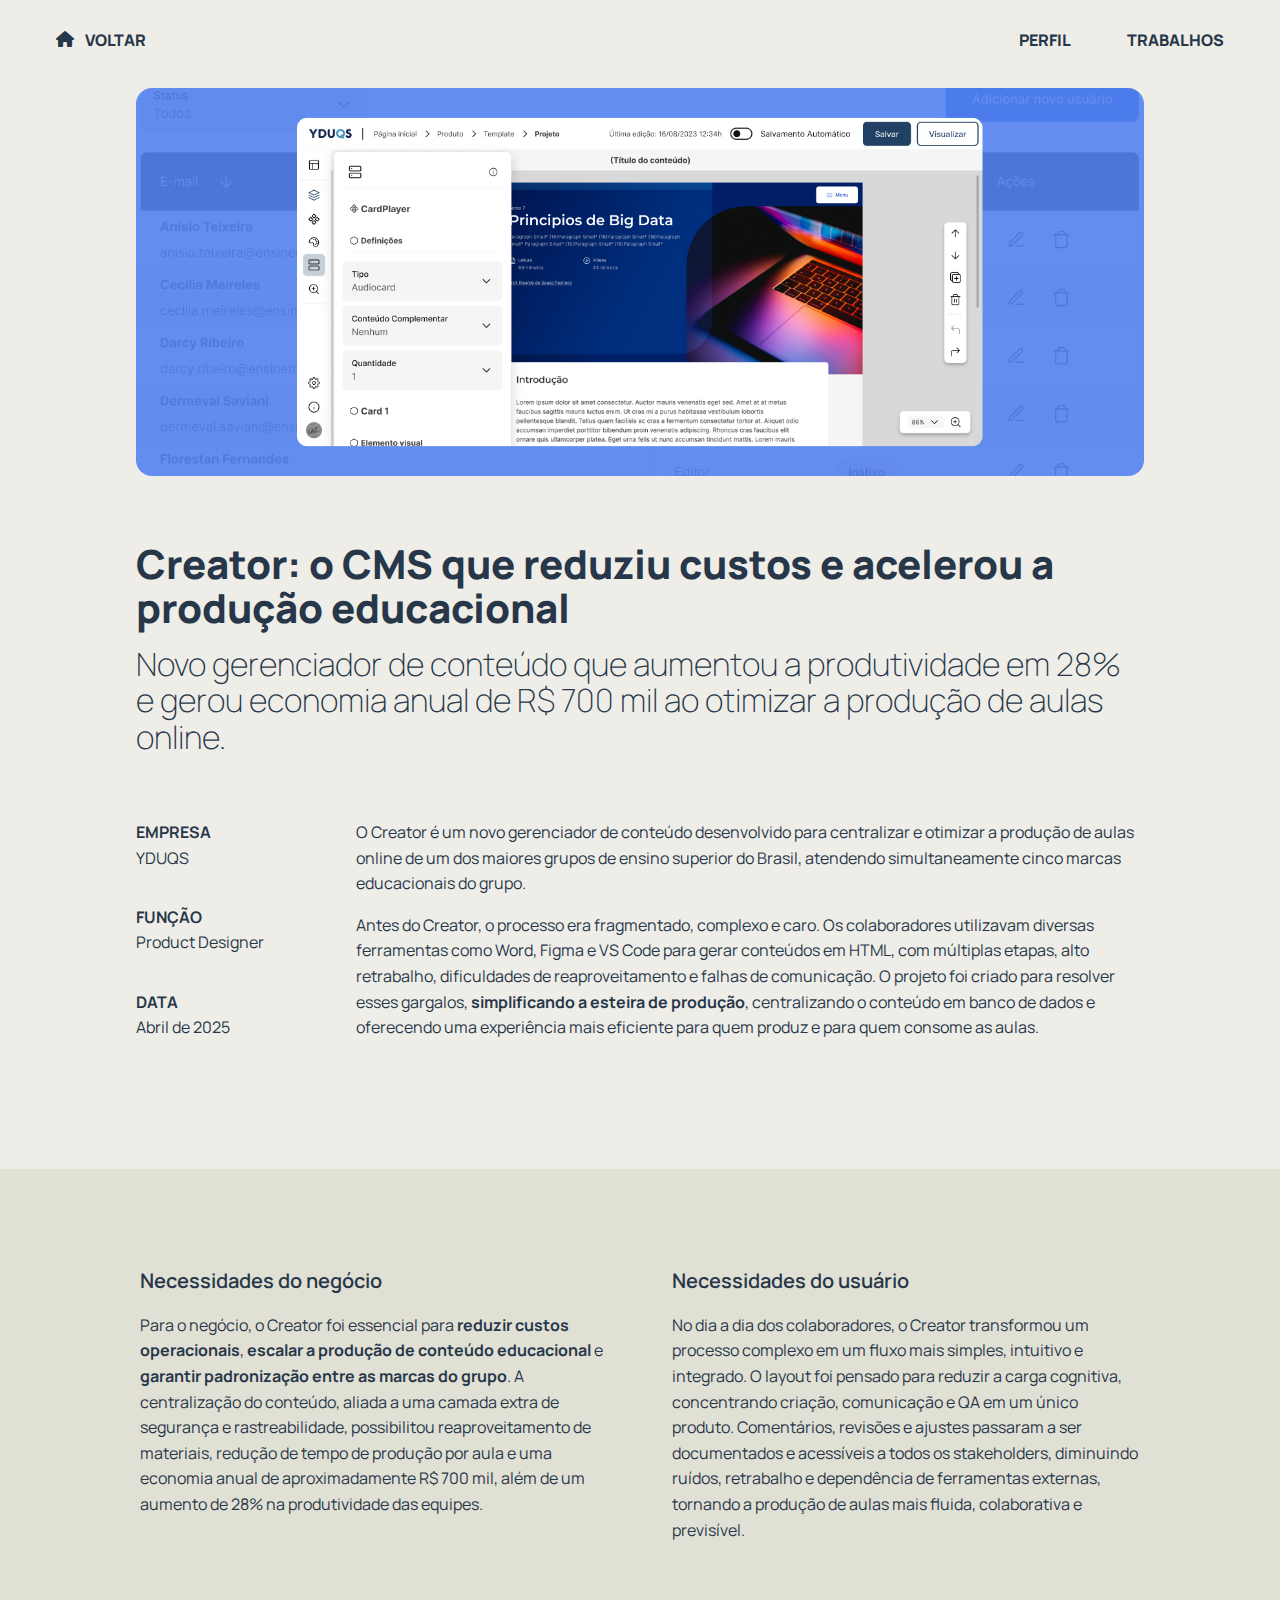
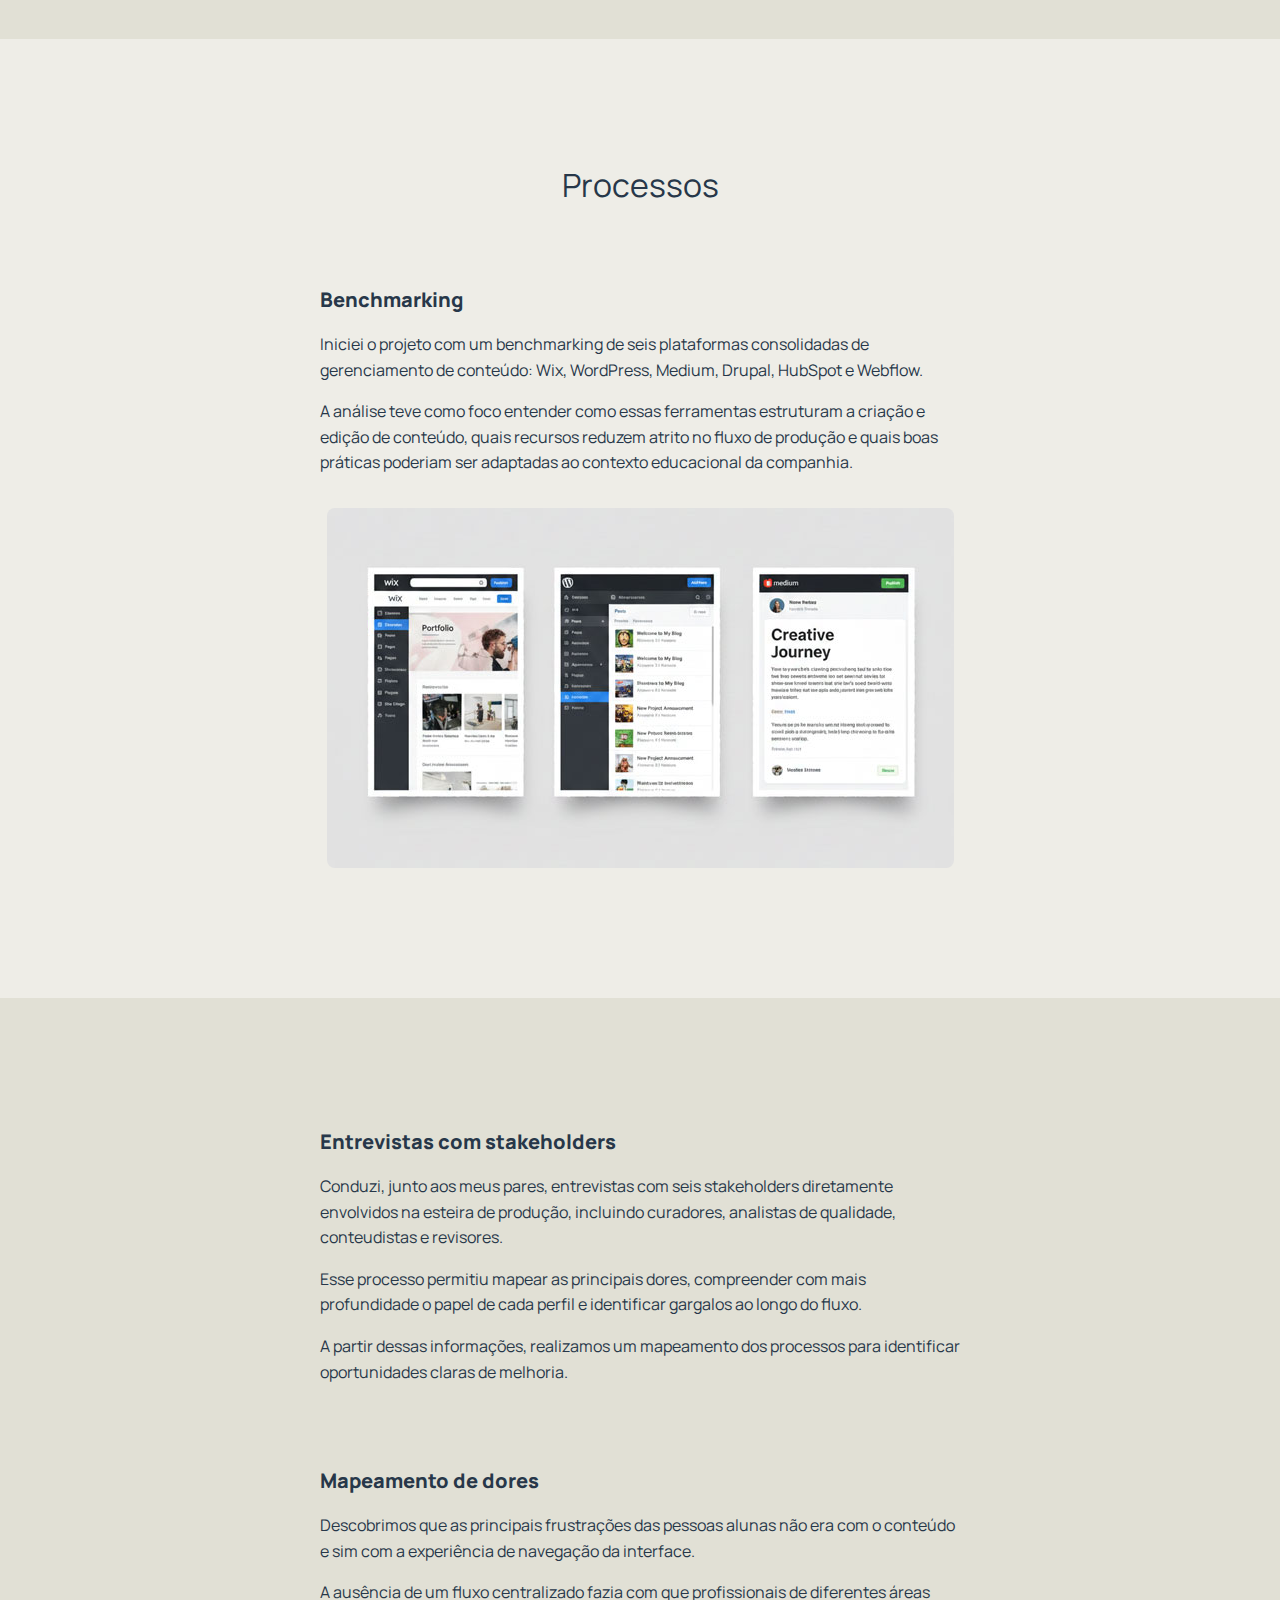
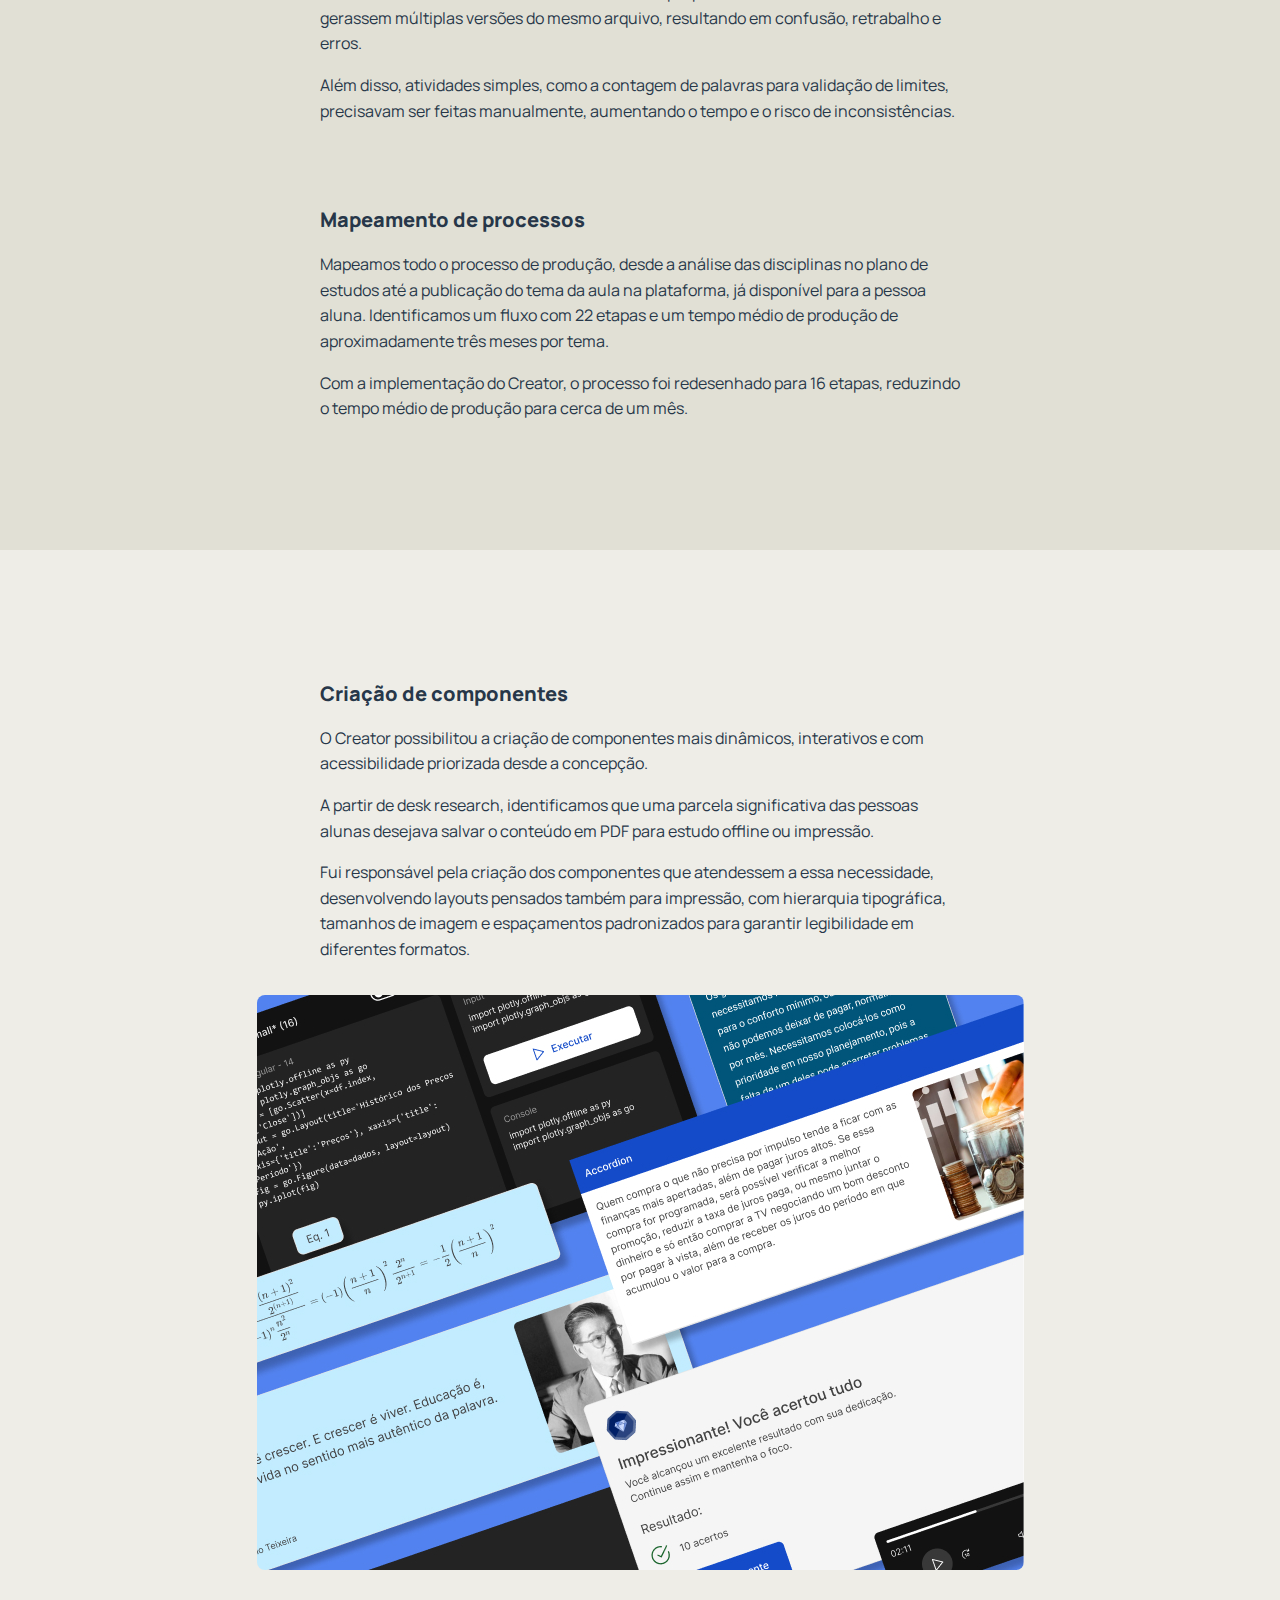
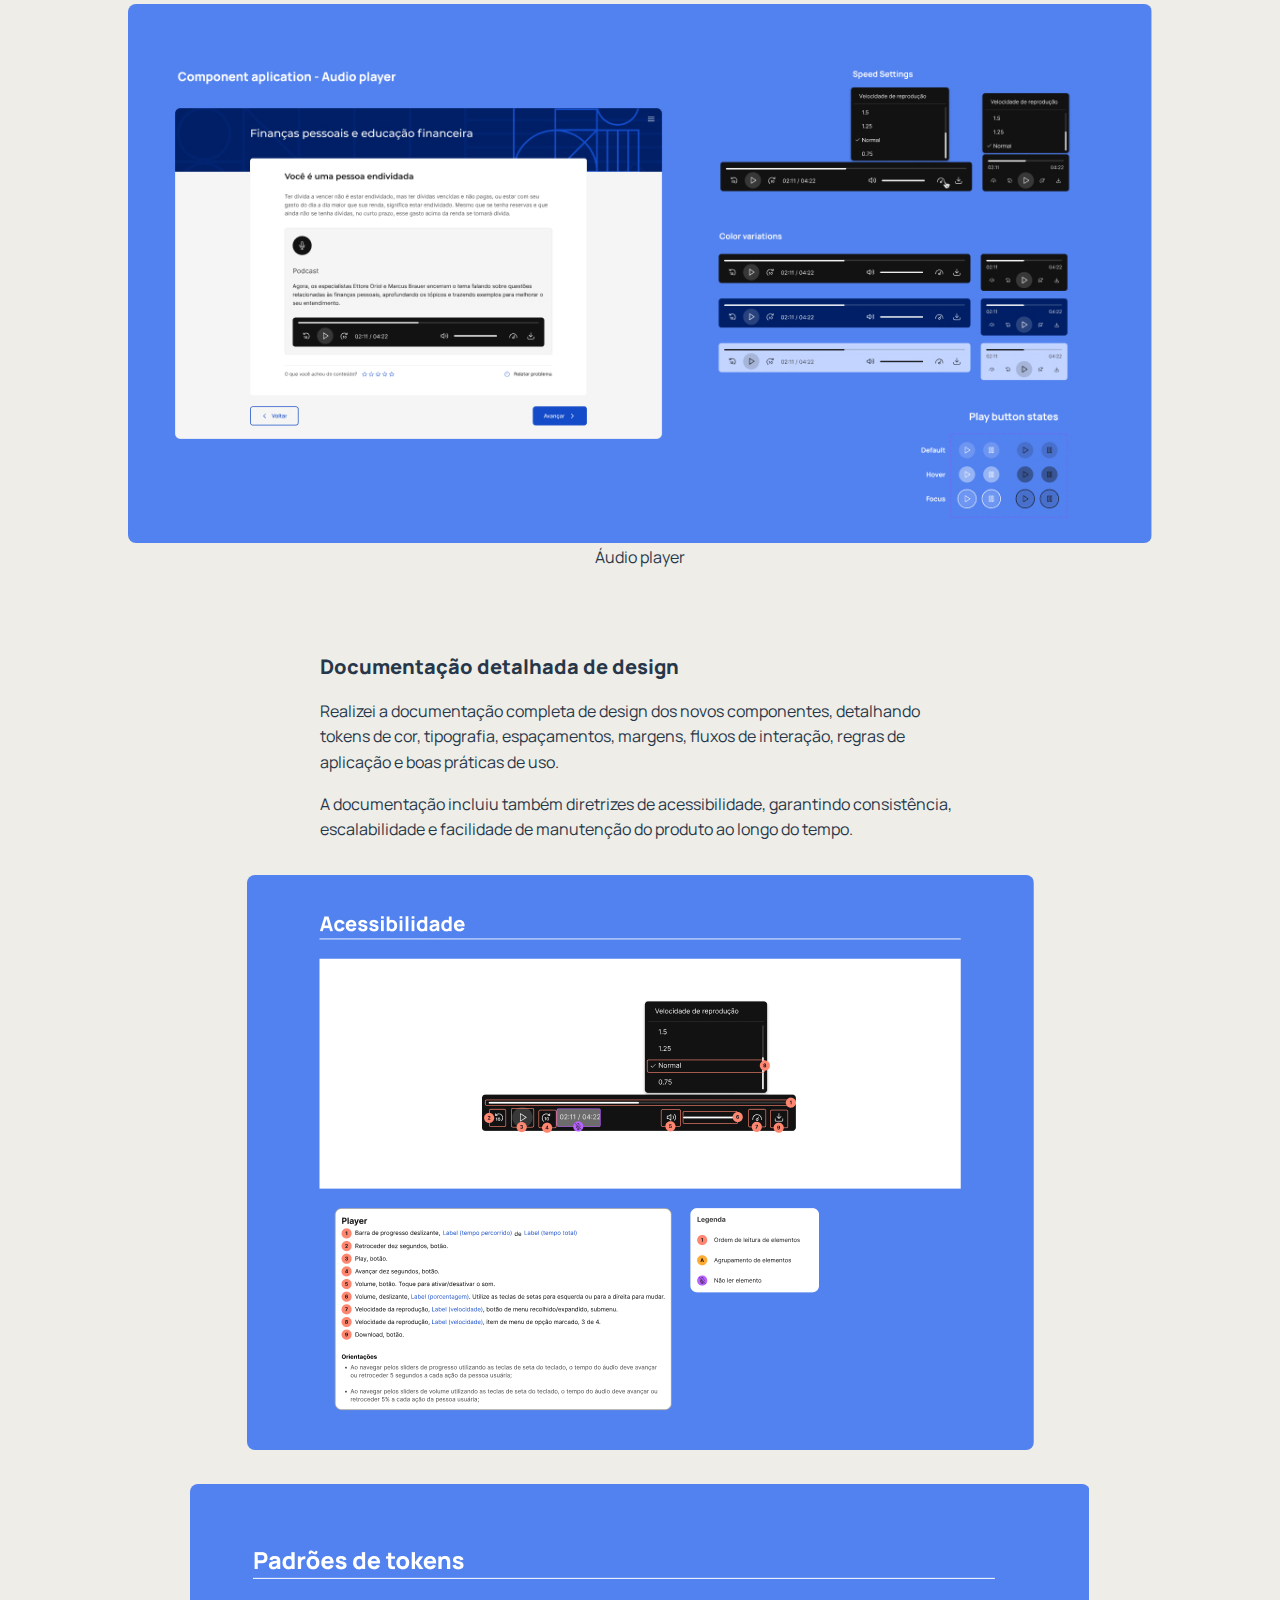
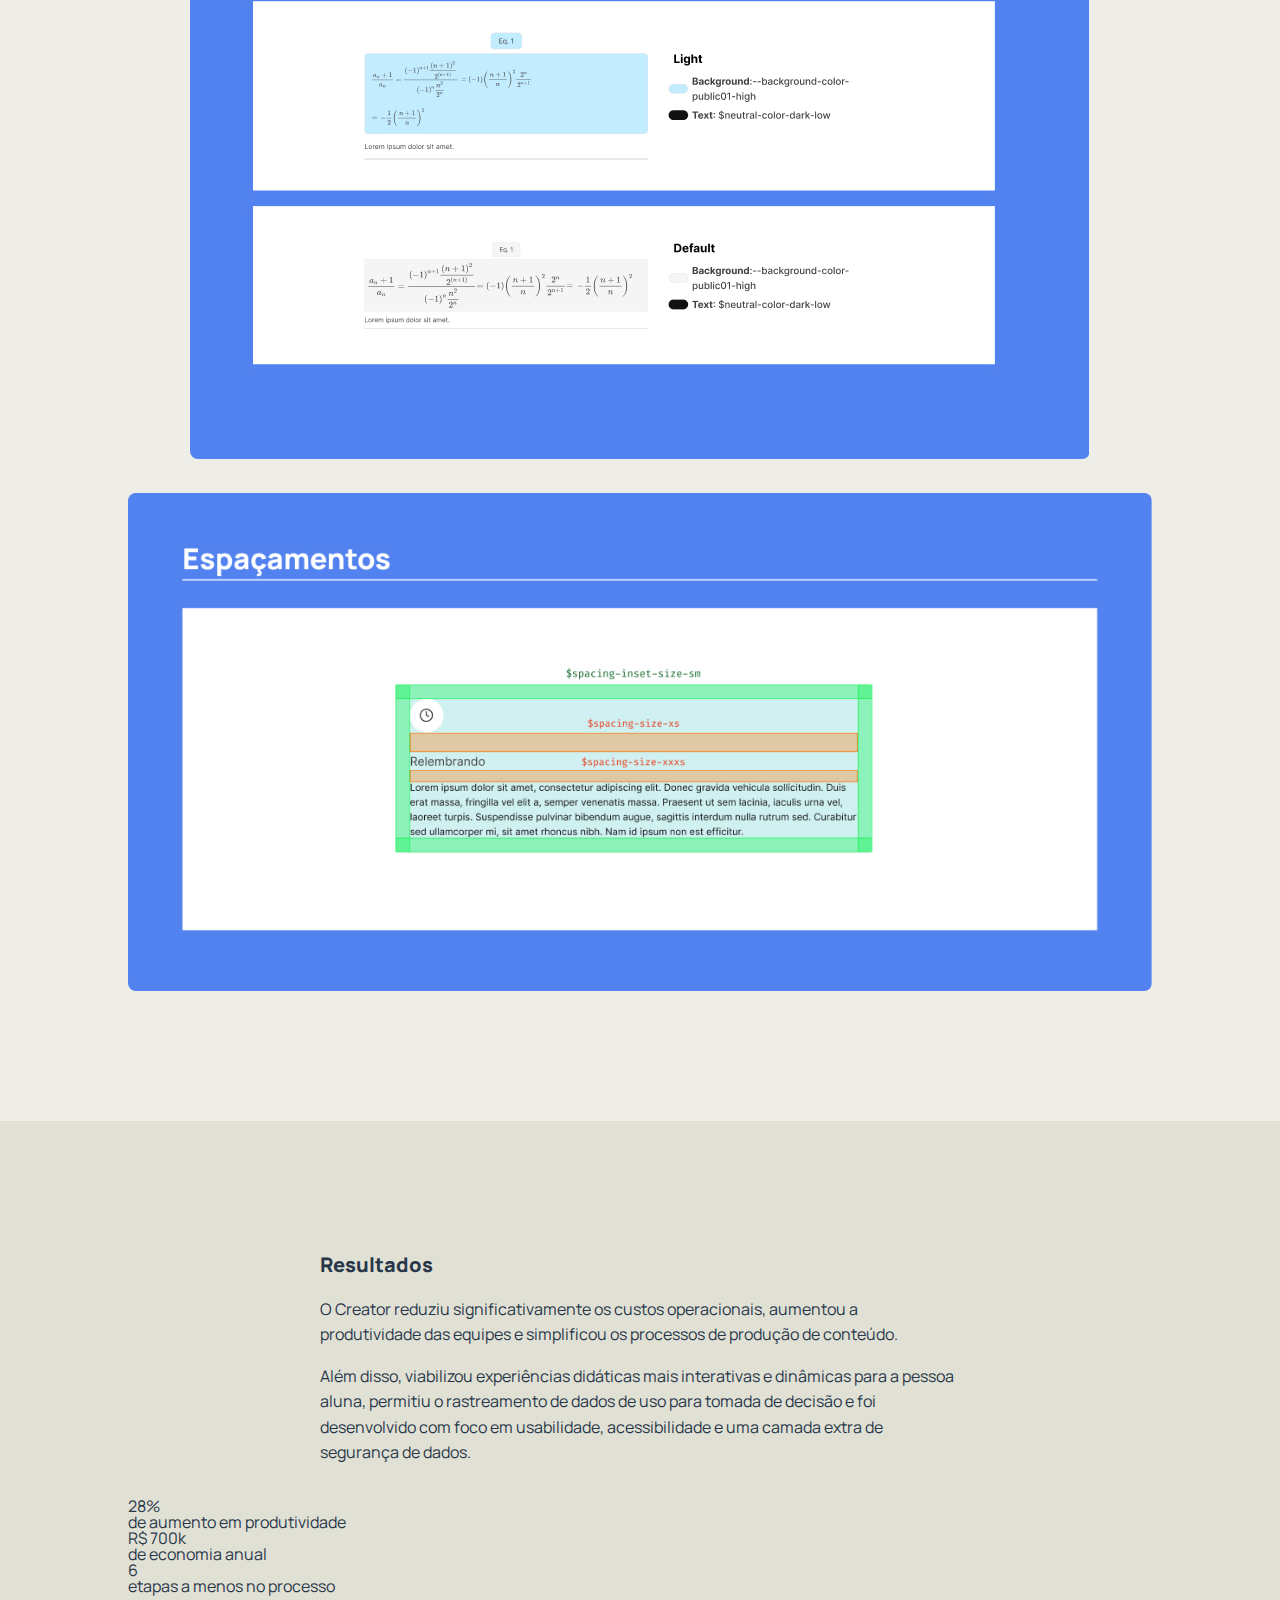
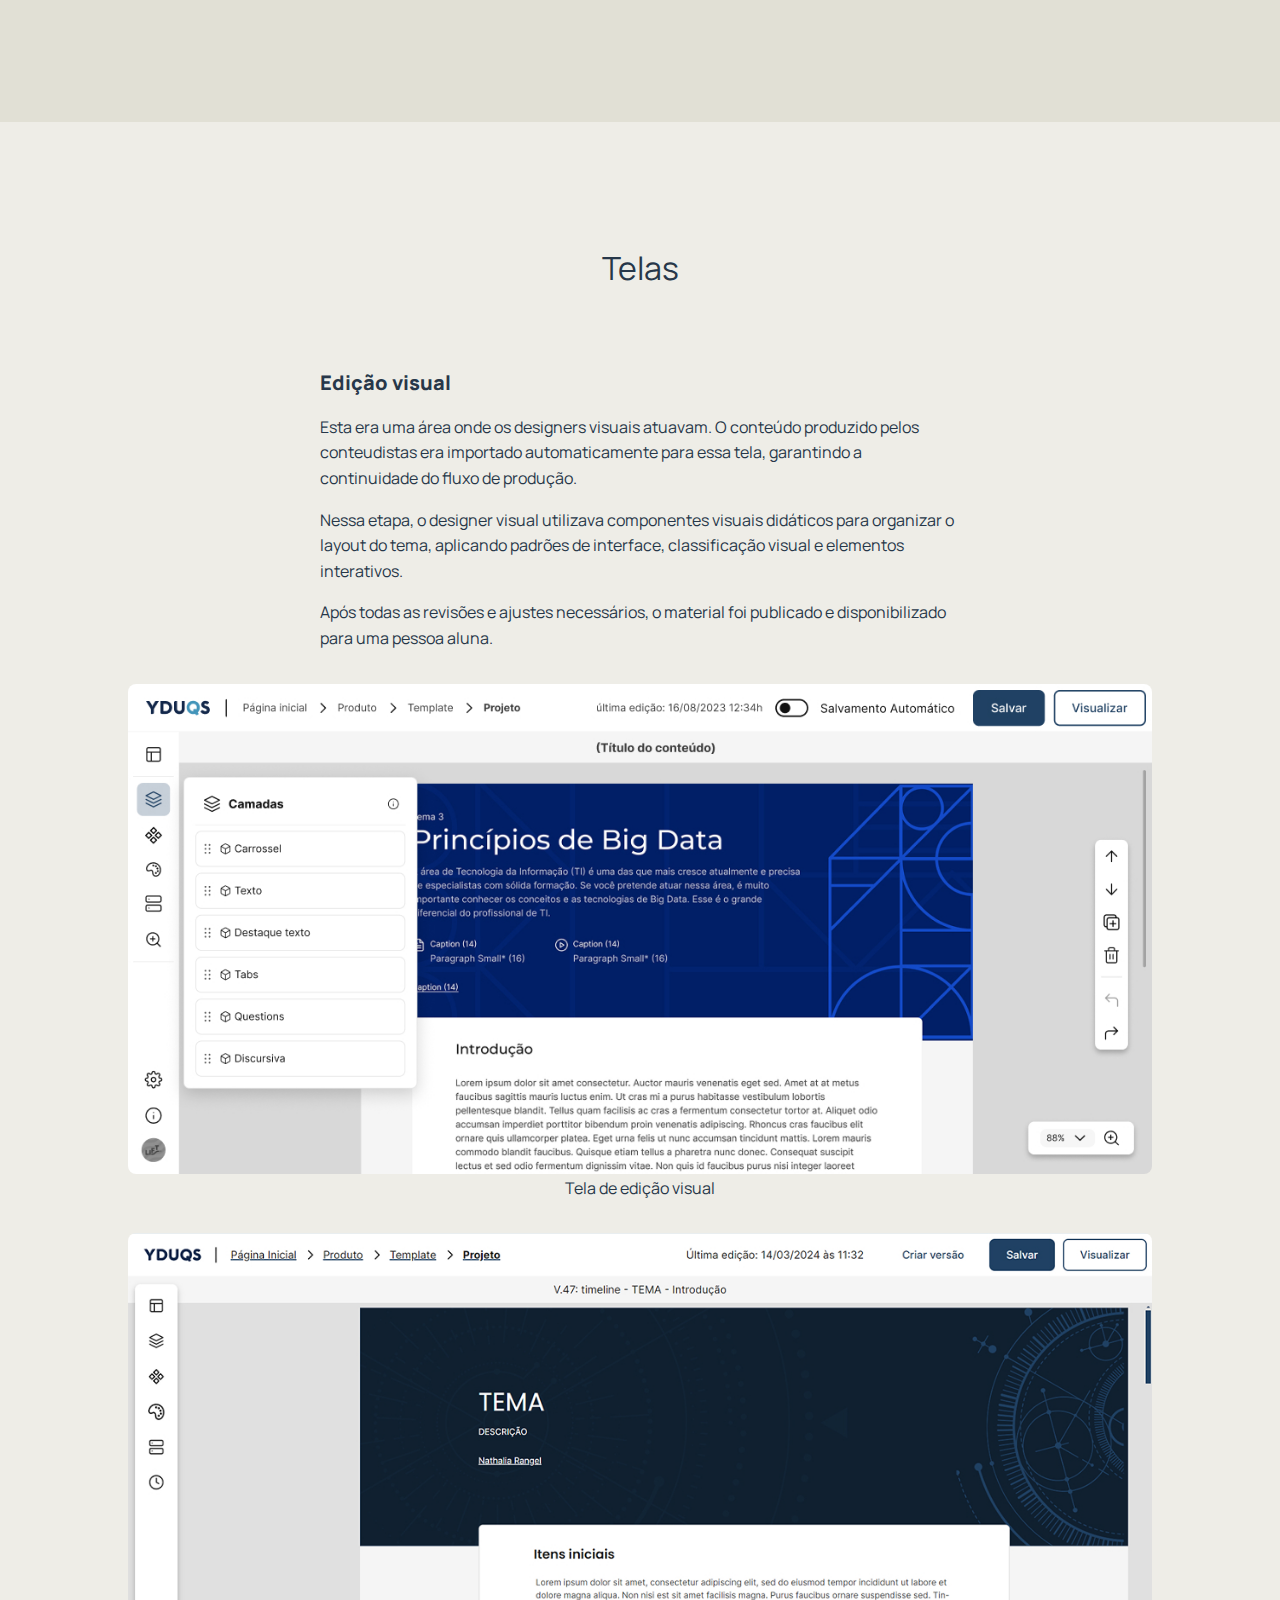
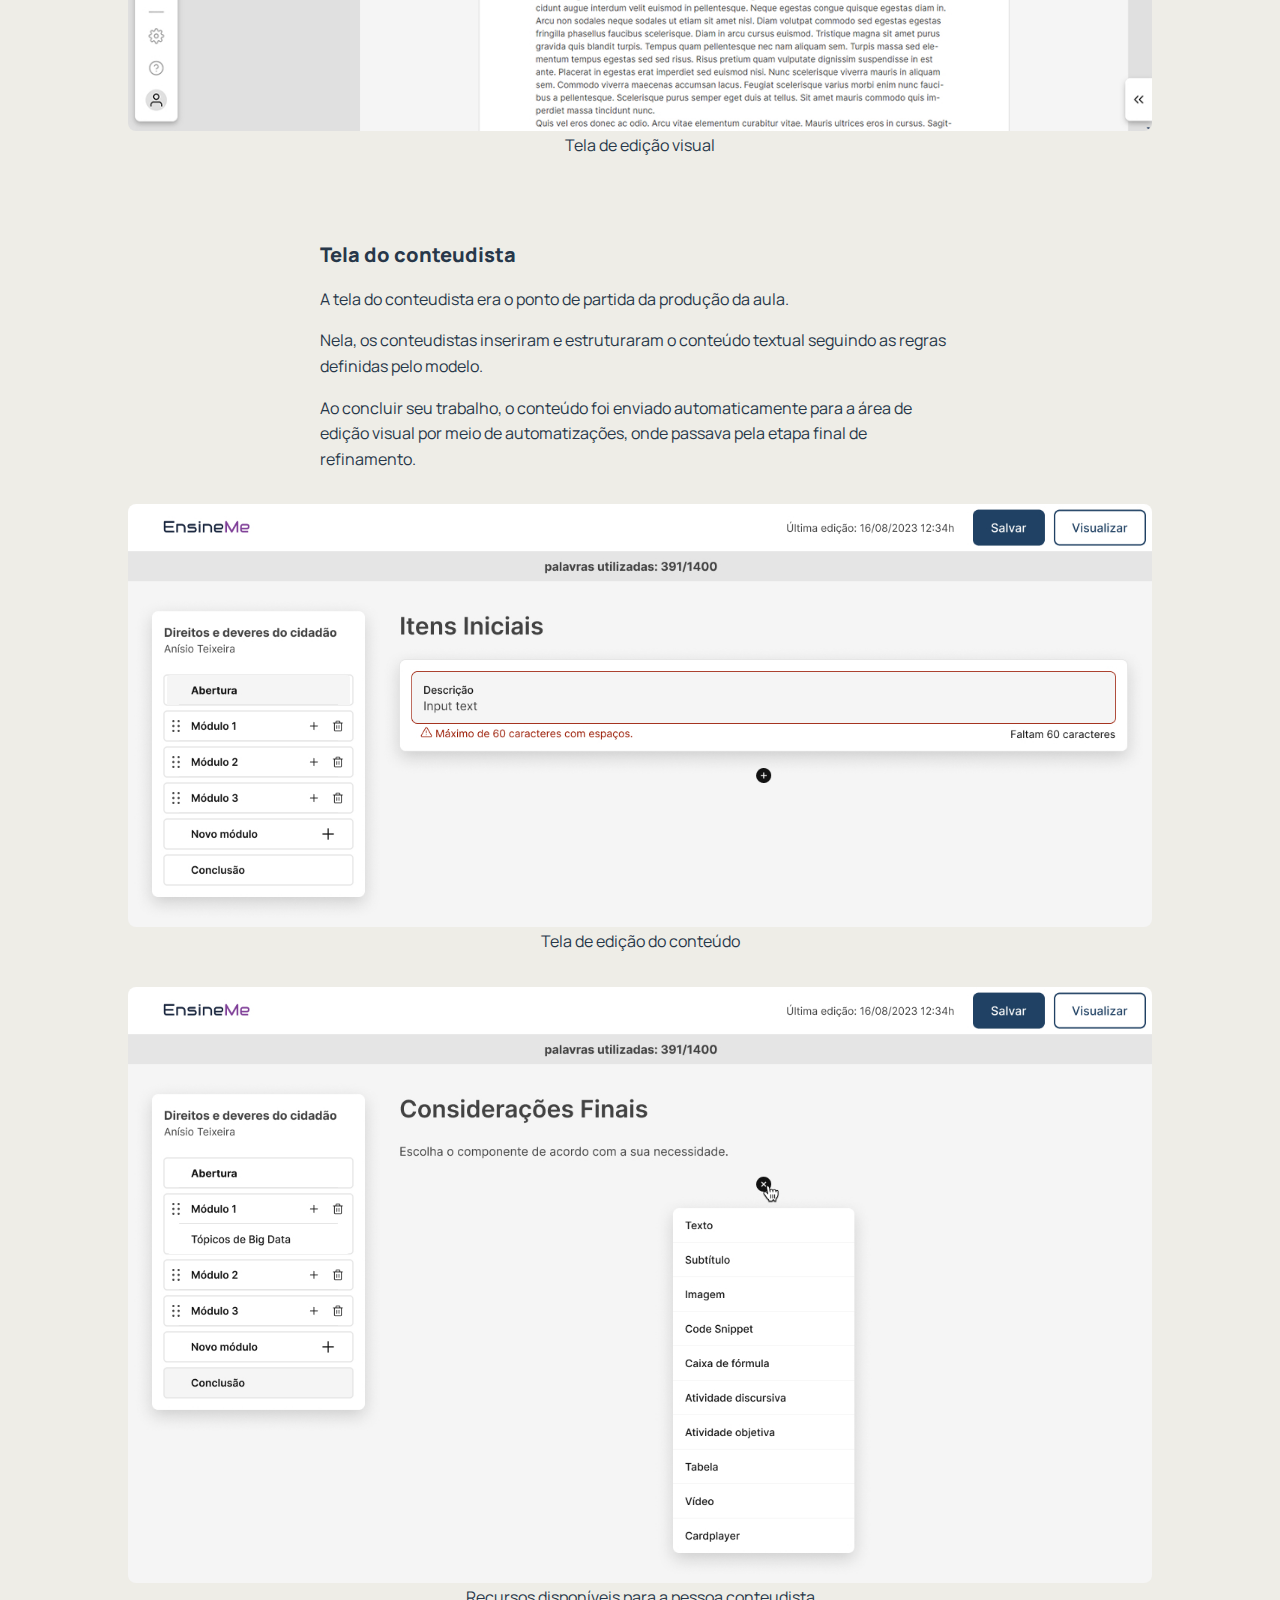
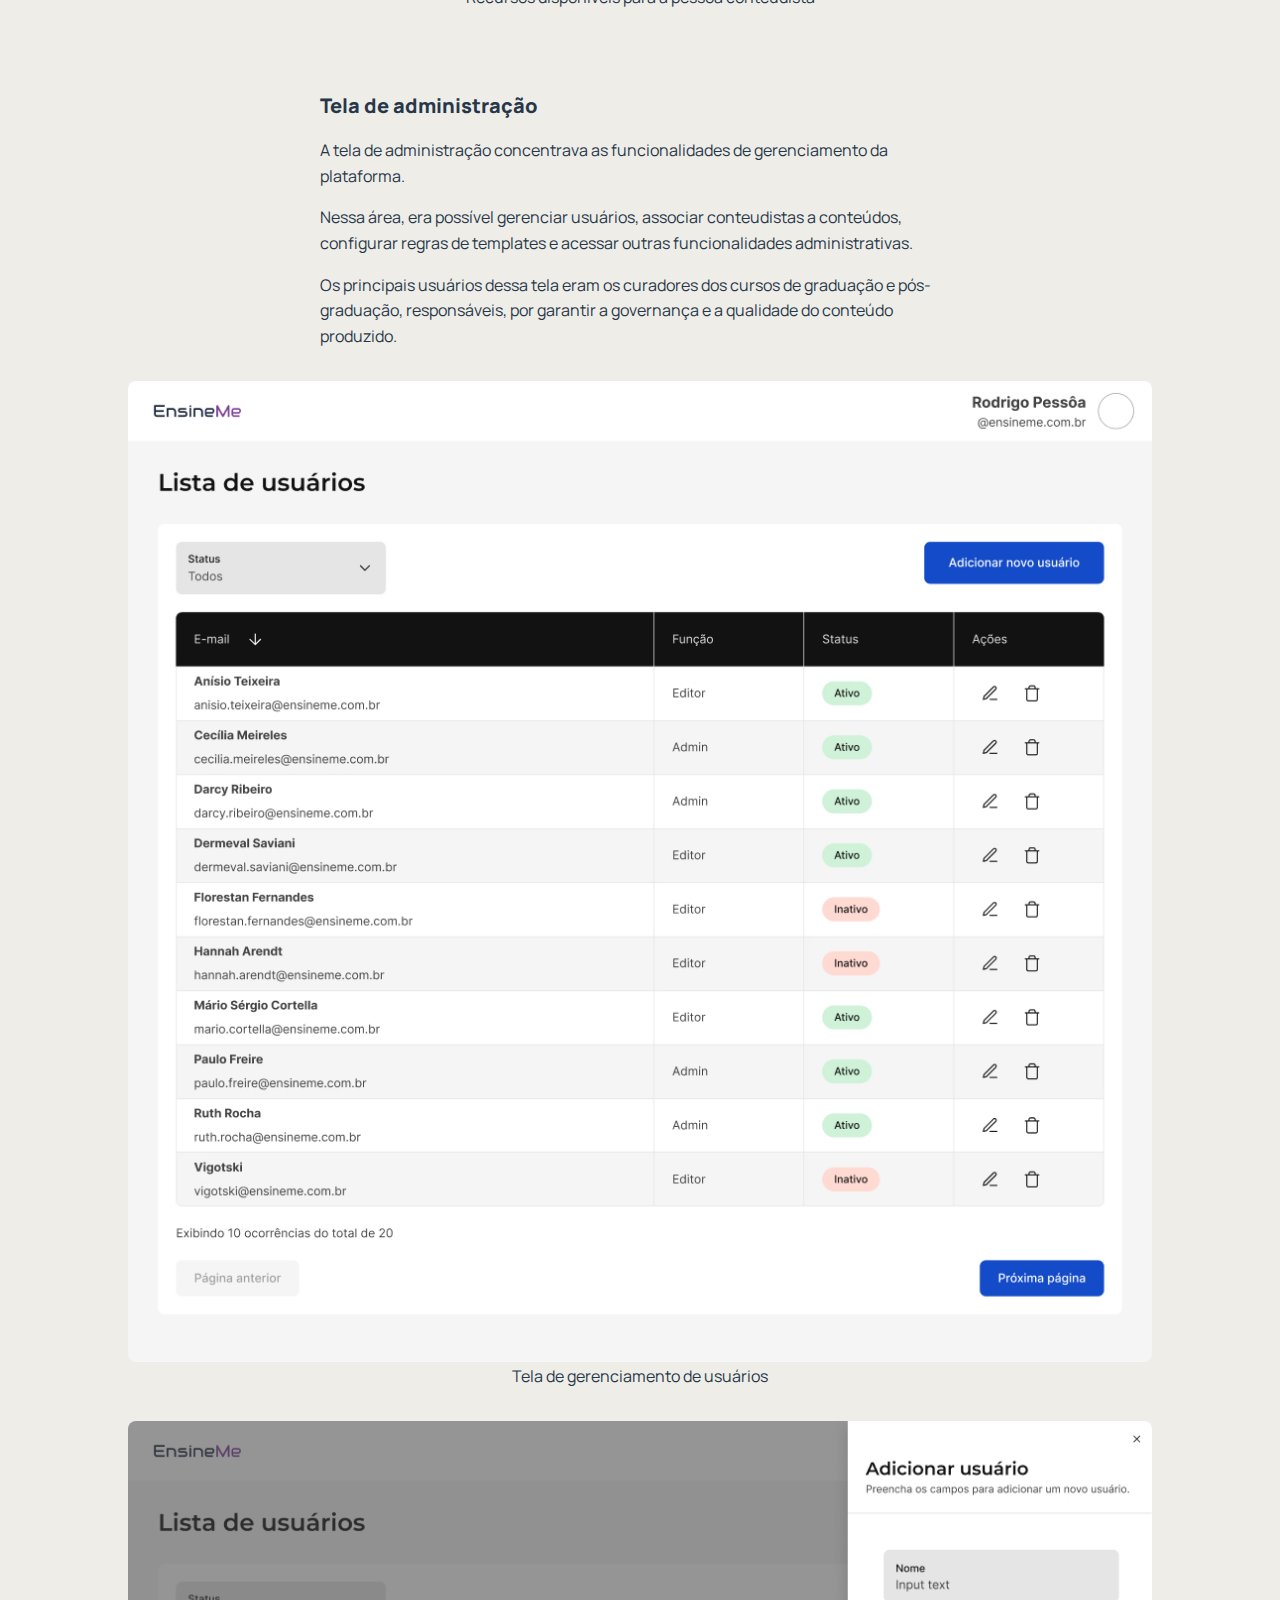
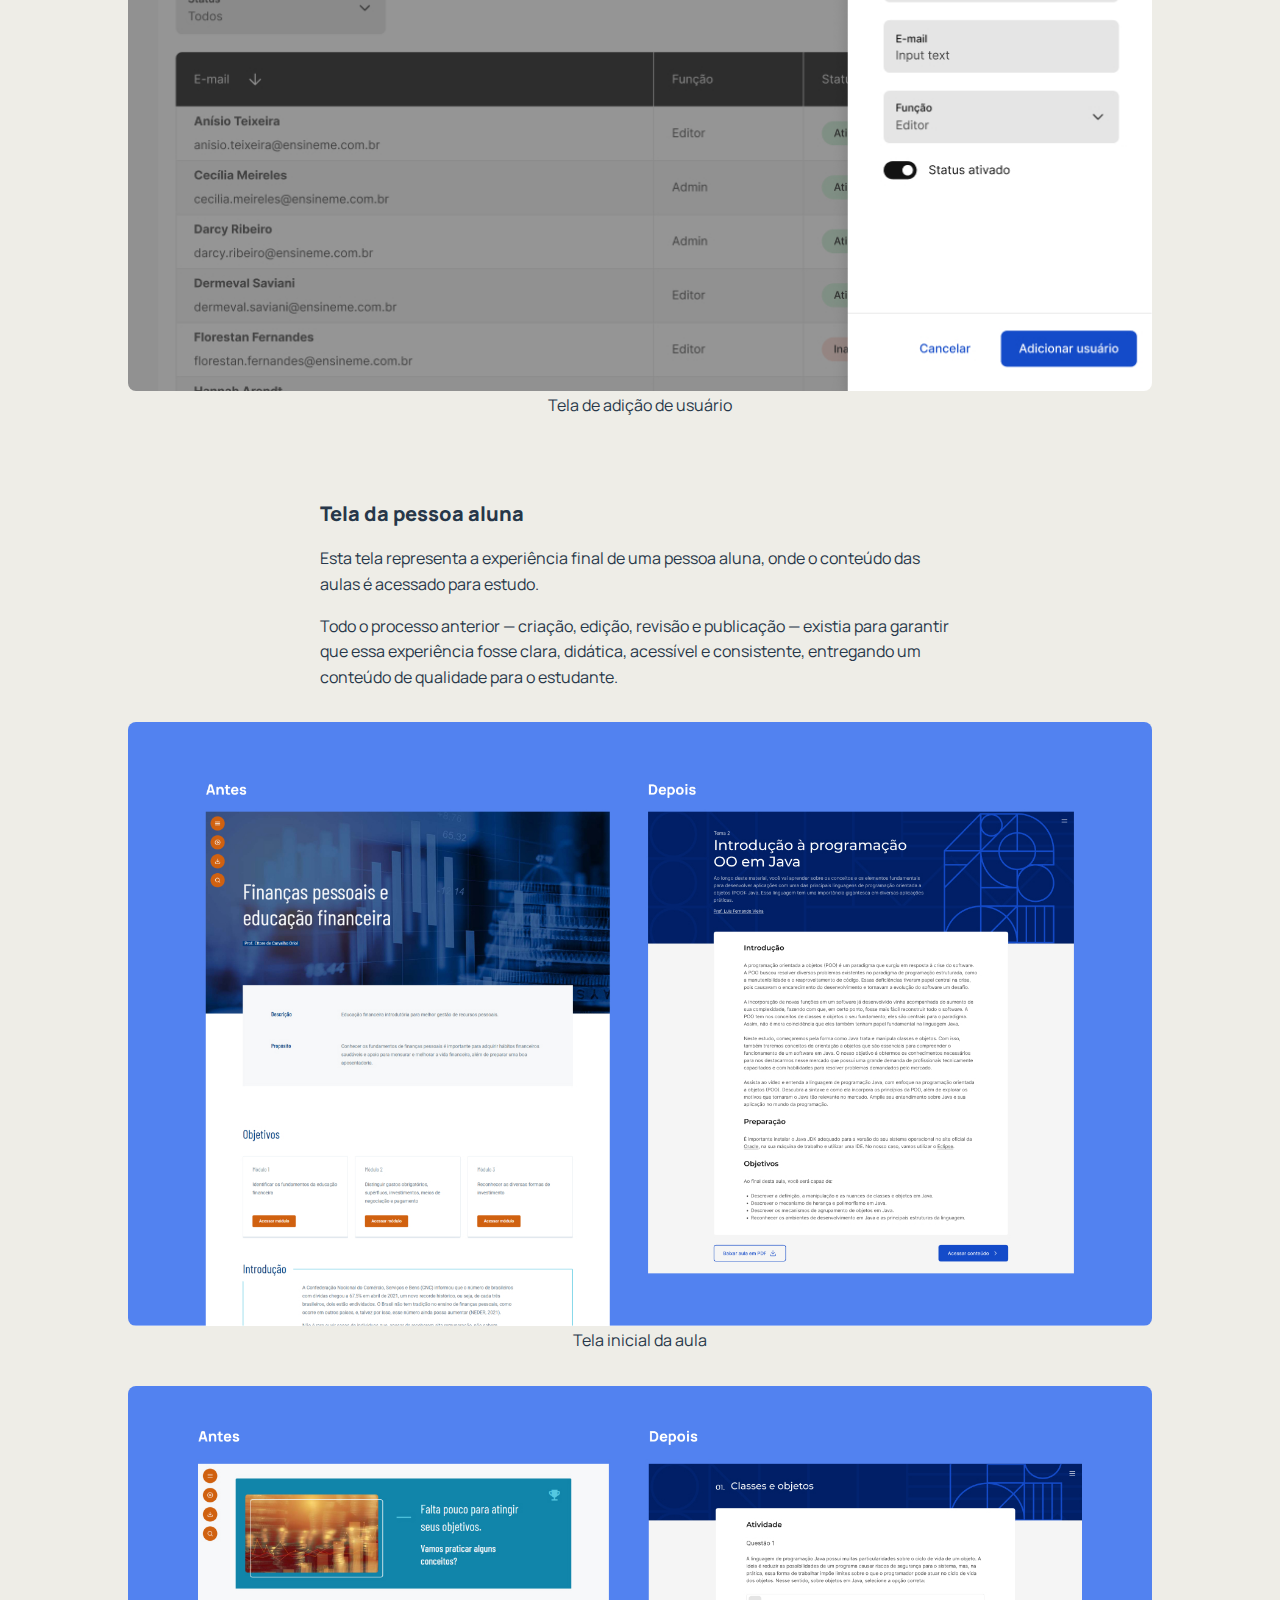
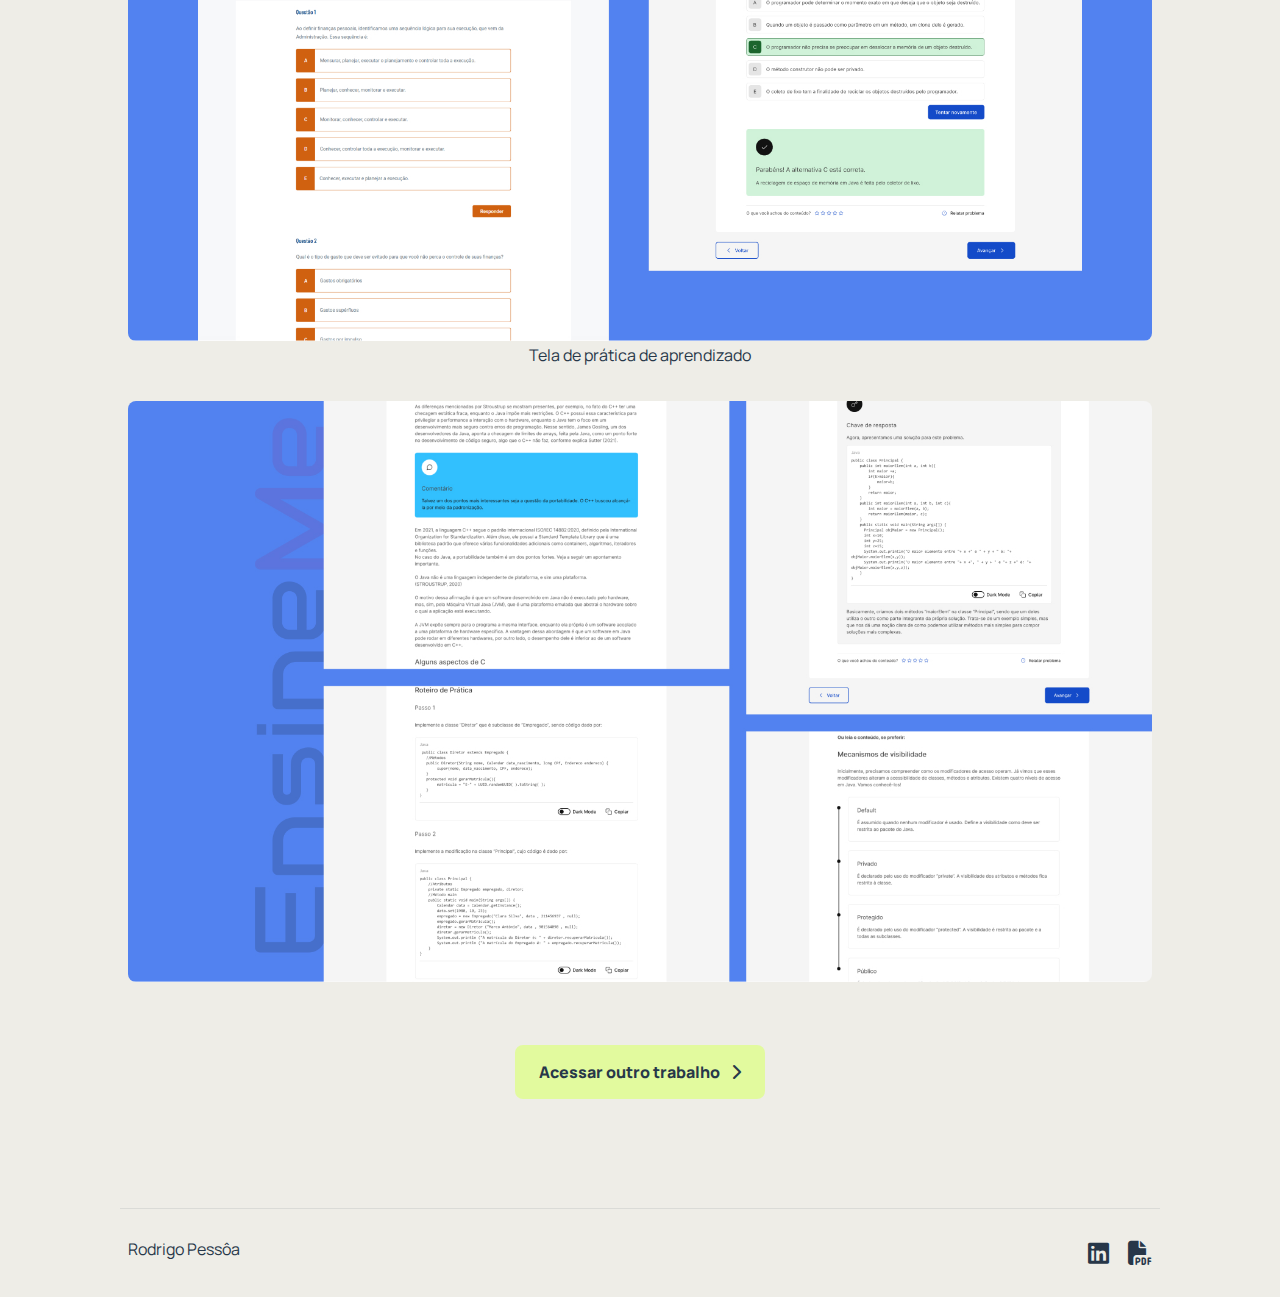
<file: cms_creator.html>
<!DOCTYPE html>
<html lang="pt-BR">
<head>
    <meta charset="utf-8">
    <meta http-equiv="X-UA-Compatible" content="IE=edge; chrome=1">
    <meta name="viewport" content="width=device-width, initial-scale=1.0, minimum-scale=1.0">
    <meta name="designer" content="Rodrigo Pessôa - www.rodrigopessoa.com.br">
    <meta name="description" content="Rodrigo Pessoa">
    <meta name="keywords" content="Product Desginer, Freelancer, website Responsivo, website Criativo, website Customizado, website Personalizado, website Gerenciável, responsive website, optimized website, creative website, manageable website, personalized website, Brasil, Brazil, South America">
    <meta name="robots" content="index,follow">
    <meta name="theme-color" content="#B0B0B0">
    <title>Rodrigo Pessoa | Product Designer - Curso Técnico</title>
    <link rel="icon" type="image/png" href="/img/favicon.png">
    <link rel="preconnect" href="https://fonts.googleapis.com">
    <link rel="preconnect" href="https://fonts.gstatic.com" crossorigin>
    <link href="https://fonts.googleapis.com/css2?family=Manrope:wght@200..800&display=swap" rel="stylesheet">
    <link href="https://cdnjs.cloudflare.com/ajax/libs/font-awesome/6.6.0/css/all.min.css" rel="stylesheet">
    <link type="text/css" rel="stylesheet" href="reset.css">
    <link type="text/css" rel="stylesheet" href="style.css">
    <meta property="og:type" content="website">
    <meta property="og:title" content="Rodrigo Pessoa">
    <meta property="og:url" content="http://rodrigopessoa.com.br/">
    <meta property="og:site_name" content="Rodrigo Pessoa">
    <meta property="og:description" content="Rodrigo Pessoa ">
</head>
<body class="home" itemscope itemtype="http://schema.org/WebPage">
  <header class="header-site">
    <div class="item-main-logo">
      <a href="index.html" class="btn"><i class="fa-solid fa-house"></i> VOLTAR</a>
    </div>
    <nav class="item-menu--wrap" itemscope="itemscope" itemtype="http://www.schema.org/SiteNavigationElement">
      <div class="menu-primary">
        <ul role="menubar">
          <li class="current-menu-item">
            <a href="perfil.html" class="btn">PERFIL</a>
          </li>
          <li class="current-menu-item">
            <a href="index.html#jobs" class="btn">TRABALHOS</a>
          </li>
        </ul>
      </div>
    </nav>
  </header>
  
  <div class="wrapper">
    <main class="main-site" role="main">
      
      <div class="content-wrapper-work">
        <div class="content-top-work">
          <div class="content-image">
            <img src="img/cmshead.jpg" alt="" class="max-responsive radius-16">
          </div>
          <div class="content-work-title">
            <h1 class="extrabold">Creator: o CMS que reduziu custos e acelerou a produção educacional</h1>
            <h2 class="extralight">Novo gerenciador de conteúdo que aumentou a produtividade em 28% e gerou economia anual de R$ 700 mil ao otimizar a produção de aulas online.</h2>
          </div>
          <div class="content-work-description">
            <div class="content-work-data">
              <div class="content-work-item">
                <p><strong>EMPRESA</strong></p>
                <p>YDUQS</p>
              </div>

              <div class="content-work-item">
                <p><strong>FUNÇÃO</strong></p>
                <p>Product Designer</p>
              </div>

              <div class="content-work-item">
                <p><strong>DATA</strong></p>
                <p>Abril de 2025</p>
              </div>

            </div>
            <div class="content-work-text">
              <p>O Creator é um novo gerenciador de conteúdo desenvolvido para centralizar e otimizar a produção de aulas online de um dos maiores grupos de ensino superior do Brasil, atendendo simultaneamente cinco marcas educacionais do grupo.</p><br>
              <p>Antes do Creator, o processo era fragmentado, complexo e caro. Os colaboradores utilizavam diversas ferramentas como Word, Figma e VS Code para gerar conteúdos em HTML, com múltiplas etapas, alto retrabalho, dificuldades de reaproveitamento e falhas de comunicação. O projeto foi criado para resolver esses gargalos, <strong>simplificando a esteira de produção</strong>, centralizando o conteúdo em banco de dados e oferecendo uma experiência mais eficiente para quem produz e para quem consome as aulas.</p>
            </div>
          </div>

        </div>

      </div>
    </main>
  </div>

  
  <div class="necessidades-wrapper">
    <div class="necessidades-group">

      <div class="content">
        <div class="content-text">
          <div class="content-head">
            <h4><span class="semibold">Necessidades do negócio</h4>
            </div>
            <p>Para o negócio, o Creator foi essencial para <strong>reduzir custos operacionais</strong>, <strong>escalar a produção de conteúdo educacional</strong> e <strong>garantir padronização entre as marcas do grupo</strong>. A centralização do conteúdo, aliada a uma camada extra de segurança e rastreabilidade, possibilitou reaproveitamento de materiais, redução de tempo de produção por aula e uma economia anual de aproximadamente R$ 700 mil, além de um aumento de 28% na produtividade das equipes.</p>
          </div>
        </div>
        
        <div class="content">
          <div class="content-text">
            <div class="content-head">
            <h4><span class="semibold">Necessidades do usuário</h4>
          </div>
          <p>No dia a dia dos colaboradores, o Creator transformou um processo complexo em um fluxo mais simples, intuitivo e integrado. O layout foi pensado para reduzir a carga cognitiva, concentrando criação, comunicação e QA em um único produto. Comentários, revisões e ajustes passaram a ser documentados e acessíveis a todos os stakeholders, diminuindo ruídos, retrabalho e dependência de ferramentas externas, tornando a produção de aulas mais fluida, colaborativa e previsível.</p>
        </div>
      </div>
      
    </div>
  </div>


  <div class="wrapper">
    <main class="main-site" role="main">

      <div class="content-wrapper">
        <div class="content-gap">
          
          <div class="content-maintitle">
            <h2>Processos</h2>
            <!-- <h3>1. Imersão</h3> -->
          </div>

          <div class="content">
            <div class="content-text">
              <div class="content-head">
                <h4><span class="extrabold">Benchmarking</h4>
              </div>
              <p>Iniciei o projeto com um benchmarking de seis plataformas consolidadas de gerenciamento de conteúdo: Wix, WordPress, Medium, Drupal, HubSpot e Webflow.</p>
              <p>A análise teve como foco entender como essas ferramentas estruturam a criação e edição de conteúdo, quais recursos reduzem atrito no fluxo de produção e quais boas práticas poderiam ser adaptadas ao contexto educacional da companhia. </p>
            </div>
            <div class="content-image">
              <img src="img/benchcr.jpg" alt="" class="max-responsive radius">
            </div>
          </div>

          

        </div>
      </div>

    </main>
  </div>

  <div class="class">
    <main class="main-site bg-light-high" role="main">

      <div class="content-wrapper">
        <div class="content-gap">
          
          <!-- <div class="content-maintitle">
            <h2>Análise e definição</h2>
            <h3>2. Pesquisa</h3>
          </div> -->

          <div class="content">
            <div class="content-text">
              <div class="content-head">
                <h4><span class="extrabold">Entrevistas com stakeholders</h4>
              </div>
              <p>Conduzi, junto aos meus pares, entrevistas com seis stakeholders diretamente envolvidos na esteira de produção, incluindo curadores, analistas de qualidade, conteudistas e revisores.</p>
              <p>Esse processo permitiu mapear as principais dores, compreender com mais profundidade o papel de cada perfil e identificar gargalos ao longo do fluxo.</p>
              <p>A partir dessas informações, realizamos um mapeamento dos processos para identificar oportunidades claras de melhoria.</p>
            </div>
            <!-- <div class="content-image">
              <img src="img/matrizCSDct.jpg" alt="" class="max-responsive radius">
            </div> -->
          </div>

          <div class="content">
            <div class="content-text">
              <div class="content-head">
                <h4><span class="extrabold">Mapeamento de dores</h4>
              </div>
              <p>Descobrimos que as principais frustrações das pessoas alunas não era com o conteúdo e sim com a experiência de navegação da interface.</p>
              <p>A ausência de um fluxo centralizado fazia com que profissionais de diferentes áreas gerassem múltiplas versões do mesmo arquivo, resultando em confusão, retrabalho e erros.</p>
              <p>Além disso, atividades simples, como a contagem de palavras para validação de limites, precisavam ser feitas manualmente, aumentando o tempo e o risco de inconsistências.</p>
            </div>
            <!-- <div class="content-image">
              <img src="img/pesquisaonlinect.jpg" alt="" class="max-responsive radius">
            </div> -->
          </div>

          <div class="content">
            <div class="content-text">
              <div class="content-head">
                <h4><span class="extrabold">Mapeamento de processos</h4>
              </div>
              <p>Mapeamos todo o processo de produção, desde a análise das disciplinas no plano de estudos até a publicação do tema da aula na plataforma, já disponível para a pessoa aluna. Identificamos um fluxo com 22 etapas e um tempo médio de produção de aproximadamente três meses por tema.</p>
              <p>Com a implementação do Creator, o processo foi redesenhado para 16 etapas, reduzindo o tempo médio de produção para cerca de um mês.</p>
            </div>
            <!-- <div class="content-image">
              <img src="img/estaciomaracana.jpg" alt="" class="max-responsive radius">
            </div> -->
          </div>

        </div>
      </div>

    </main>
  </div>

  <div class="class">
    <main class="main-site" role="main">

      <div class="content-wrapper">
        <div class="content-gap">
          
          <!-- <div class="content-maintitle">
            <h2>Análise e definição</h2>
            <h3>3. Análise</h3>
          </div> -->

          <div class="content">
            <div class="content-text">
              <div class="content-head">
                <h4><span class="extrabold">Criação de componentes</h4>
              </div>
              <p>O Creator possibilitou a criação de componentes mais dinâmicos, interativos e com acessibilidade priorizada desde a concepção.</p>
              <p>A partir de desk research, identificamos que uma parcela significativa das pessoas alunas desejava salvar o conteúdo em PDF para estudo offline ou impressão.</p>
              <p>Fui responsável pela criação dos componentes que atendessem a essa necessidade, desenvolvendo layouts pensados também para impressão, com hierarquia tipográfica, tamanhos de imagem e espaçamentos padronizados para garantir legibilidade em diferentes formatos.</p>
            </div>
            <div class="content-image">
              <img src="img/components-cms.jpg" alt="" class="max-responsive radius">
            </div>
            <div class="content-image">
              <img src="img/player-cms.jpg" alt="" class="max-responsive radius">
              <p>Áudio player</p>
            </div>
          </div>

          <div class="content">
            <div class="content-text">
              <div class="content-head">
                <h4><span class="extrabold">Documentação detalhada de design</h4>
              </div>
              <p>Realizei a documentação completa de design dos novos componentes, detalhando tokens de cor, tipografia, espaçamentos, margens, fluxos de interação, regras de aplicação e boas práticas de uso.</p>
              <p>A documentação incluiu também diretrizes de acessibilidade, garantindo consistência, escalabilidade e facilidade de manutenção do produto ao longo do tempo.</p>
            </div>
            <div class="content-image">
              <img src="img/player-acessibilidade-cms.jpg" alt="" class="max-responsive radius">
              <!-- <p>Acessibilidade</p> -->
            </div>
            <div class="content-image">
              <img src="img/tokens-cms.jpg" alt="" class="max-responsive radius">
              <!-- <p>Acessibilidade</p> -->
            </div>
            <div class="content-image">
              <img src="img/espacamentos-cms.jpg" alt="" class="max-responsive radius">
              <!-- <p>Acessibilidade</p> -->
            </div>
          </div>

        </div>
      </div>

    </main>
  </div>

  


  <div class="class">
    <main class="main-site bg-light-high" role="main">

      <div class="content-wrapper">
        <div class="content-gap">
          
          <!-- <div class="content-maintitle">
            <h2>Ideação</h2>
            <h3>5. Definição</h3>
          </div> -->

          <div class="content">
            <div class="content-text">
              <div class="content-head">
                <h4><span class="extrabold">Resultados</h4>
              </div>
              <p>O Creator reduziu significativamente os custos operacionais, aumentou a produtividade das equipes e simplificou os processos de produção de conteúdo.</p>
              <p>Além disso, viabilizou experiências didáticas mais interativas e dinâmicas para a pessoa aluna, permitiu o rastreamento de dados de uso para tomada de decisão e foi desenvolvido com foco em usabilidade, acessibilidade e uma camada extra de segurança de dados.</p>
            </div>

            <div class="big-numbers">
              <div class="big-numbers--col">
                <div class="big-numbers--lg">28%</div>
                <div class="big-number--md">de aumento em produtividade</div>
              </div>
              <div class="big-numbers--col">
                <div class="big-numbers--lg">R$ 700k</div>
                <div class="big-number--md">de economia anual</div>
              </div>
              <div class="big-numbers--col">
                <div class="big-numbers--lg">6</div>
                <div class="big-number--md">etapas a menos no processo</div>
              </div>
            </div>
           
            <!-- <div class="content-image">
              <img src="img/prototipoct.jpg" alt="" class="max-responsive radius">
            </div> -->
          </div>

        

        </div>
      </div>

    </main>
  </div>


  <div class="class">
    <main class="main-site" role="main">

      <div class="content-wrapper">
        <div class="content-gap">
          
          <div class="content-maintitle">
            <h2>Telas</h2>
            <!-- <h3>5. Definição</h3> -->
          </div>

          <div class="content">
            <div class="content-text">
              <div class="content-head">
                <h4><span class="extrabold">Edição visual</h4>
              </div>
                <p>Esta era uma área onde os designers visuais atuavam. O conteúdo produzido pelos conteudistas era importado automaticamente para essa tela, garantindo a continuidade do fluxo de produção.</p>
                <p>Nessa etapa, o designer visual utilizava componentes visuais didáticos para organizar o layout do tema, aplicando padrões de interface, classificação visual e elementos interativos.</p>
                <p>Após todas as revisões e ajustes necessários, o material foi publicado e disponibilizado para uma pessoa aluna.</p>
            </div>
           
            <div class="content-image">
              <img src="img/teladesign1-cms.jpg" alt="" class="max-responsive radius">
              <p>Tela de edição visual</p>
            </div>

            <div class="content-image">
              <img src="img/teladesign2-cms.jpg" alt="" class="max-responsive radius">
              <p>Tela de edição visual</p>
            </div>
          </div>


          <div class="content">
            <div class="content-text">
              <div class="content-head">
                <h4><span class="extrabold">Tela do conteudista</h4>
              </div>
              <p>A tela do conteudista era o ponto de partida da produção da aula.</p>
              <p>Nela, os conteudistas inseriram e estruturaram o conteúdo textual seguindo as regras definidas pelo modelo.</p>
              <p>Ao concluir seu trabalho, o conteúdo foi enviado automaticamente para a área de edição visual por meio de automatizações, onde passava pela etapa final de refinamento.</p>
            </div>
           
            <div class="content-image">
              <img src="img/telaconteudista1-cms.jpg" alt="" class="max-responsive radius">
              <p>Tela de edição do conteúdo</p>
            </div>

            <div class="content-image">
              <img src="img/telaconteudista2-cms.jpg" alt="" class="max-responsive radius">
              <p>Recursos disponíveis para a pessoa conteudista</p>
            </div>
          </div>

          
          <div class="content">
            <div class="content-text">
              <div class="content-head">
                <h4><span class="extrabold">Tela de administração</h4>
              </div>
              <p>A tela de administração concentrava as funcionalidades de gerenciamento da plataforma.</p>
              <p>Nessa área, era possível gerenciar usuários, associar conteudistas a conteúdos, configurar regras de templates e acessar outras funcionalidades administrativas.</p>
              <p>Os principais usuários dessa tela eram os curadores dos cursos de graduação e pós-graduação, responsáveis, por garantir a governança e a qualidade do conteúdo produzido.</p>
            </div>
           
            <div class="content-image">
              <img src="img/telaadministrador1-cms.jpg" alt="" class="max-responsive radius">
              <p>Tela de gerenciamento de usuários</p>
            </div>

            <div class="content-image">
              <img src="img/telaadministrador2-cms.jpg" alt="" class="max-responsive radius">
              <p>Tela de adição de usuário</p>
            </div>
          </div>


          <div class="content">
            <div class="content-text">
              <div class="content-head">
                <h4><span class="extrabold">Tela da pessoa aluna</h4>
              </div>
              <p>Esta tela representa a experiência final de uma pessoa aluna, onde o conteúdo das aulas é acessado para estudo.</p>
              <p>Todo o processo anterior — criação, edição, revisão e publicação — existia para garantir que essa experiência fosse clara, didática, acessível e consistente, entregando um conteúdo de qualidade para o estudante.</p>
            </div>
           
            <div class="content-image">
              <img src="img/telaantesedepois1-cms.jpg" alt="" class="max-responsive radius">
              <p>Tela inicial da aula</p>
            </div>

            <div class="content-image">
              <img src="img/telaantesedepois2-cms.jpg" alt="" class="max-responsive radius">
              <p>Tela de prática de aprendizado</p>
            </div>

            <div class="content-image">
              <img src="img/telas-cms.jpg" alt="" class="max-responsive radius">
              <!-- <p>Tela de prática de aprendizado</p> -->
            </div>
          </div>


          <div class="content">
            <div class="content-text">
              <div class="text-center">
                <a href="cursotecnico.html" class="btn btn-primary">Acessar outro trabalho <i class="fa-solid fa-chevron-right"></i></a>
              </div>
            </div>
          </div>

        

        </div>
      </div>

    </main>
  </div>

  


  <footer class="footer-site">
    <div class="footer-name">Rodrigo Pessôa</div>
    <div class="footer-social">
      <a href="http://linkedin.com/in/rpessoaweb/" target="_blank"><i class="fa-brands fa-linkedin"></i></a>
      <a href="RodrigoPessoaDesign.pdf" target="_blank"><i class="fa-solid fa-file-pdf"></i></a>
    </div>
  </footer>

  <script async="" src="https://www.googletagmanager.com/gtag/js?id=UA-108084761-1"></script>
  <script>

  window.dataLayer = window.dataLayer || [];
  function gtag() {
      dataLayer.push(arguments);
  }
  gtag('js', new Date());
  gtag('config', 'UA-108084761-1');
  </script>
</body>
</html>
</file>
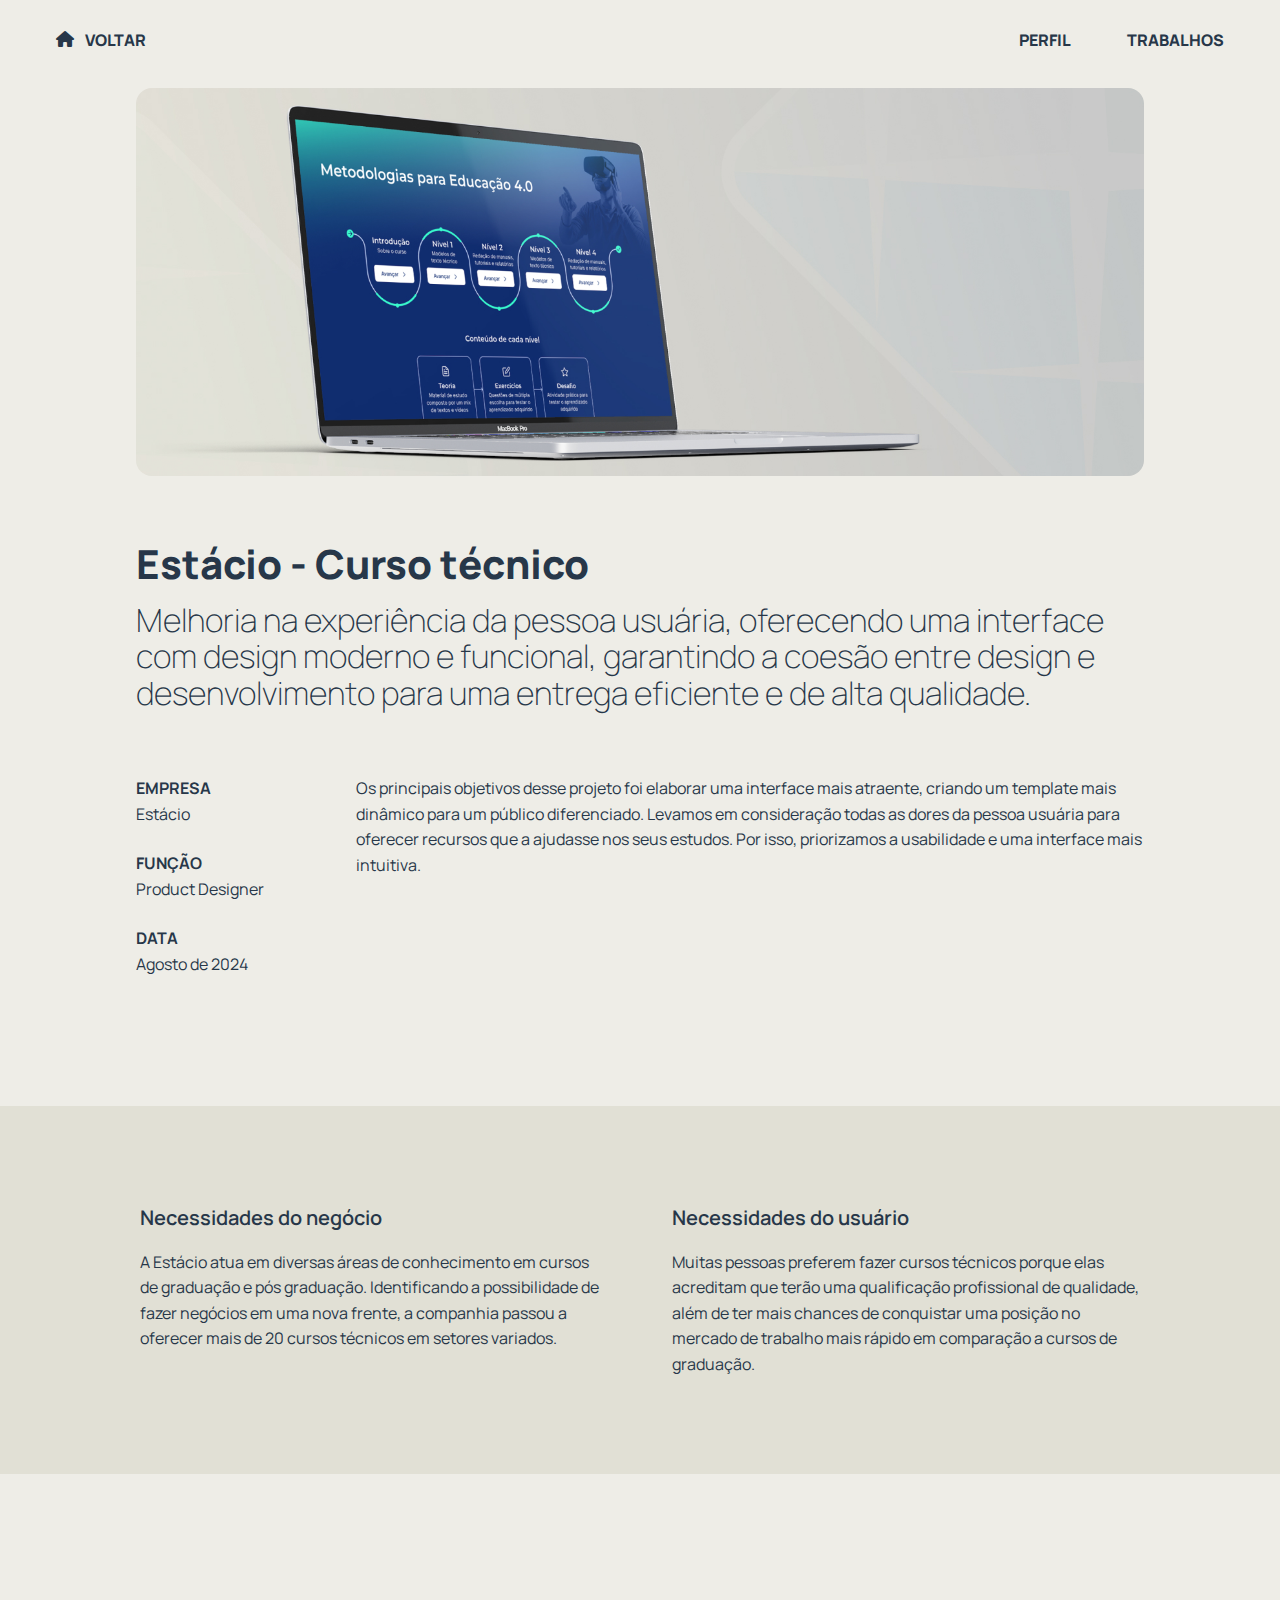
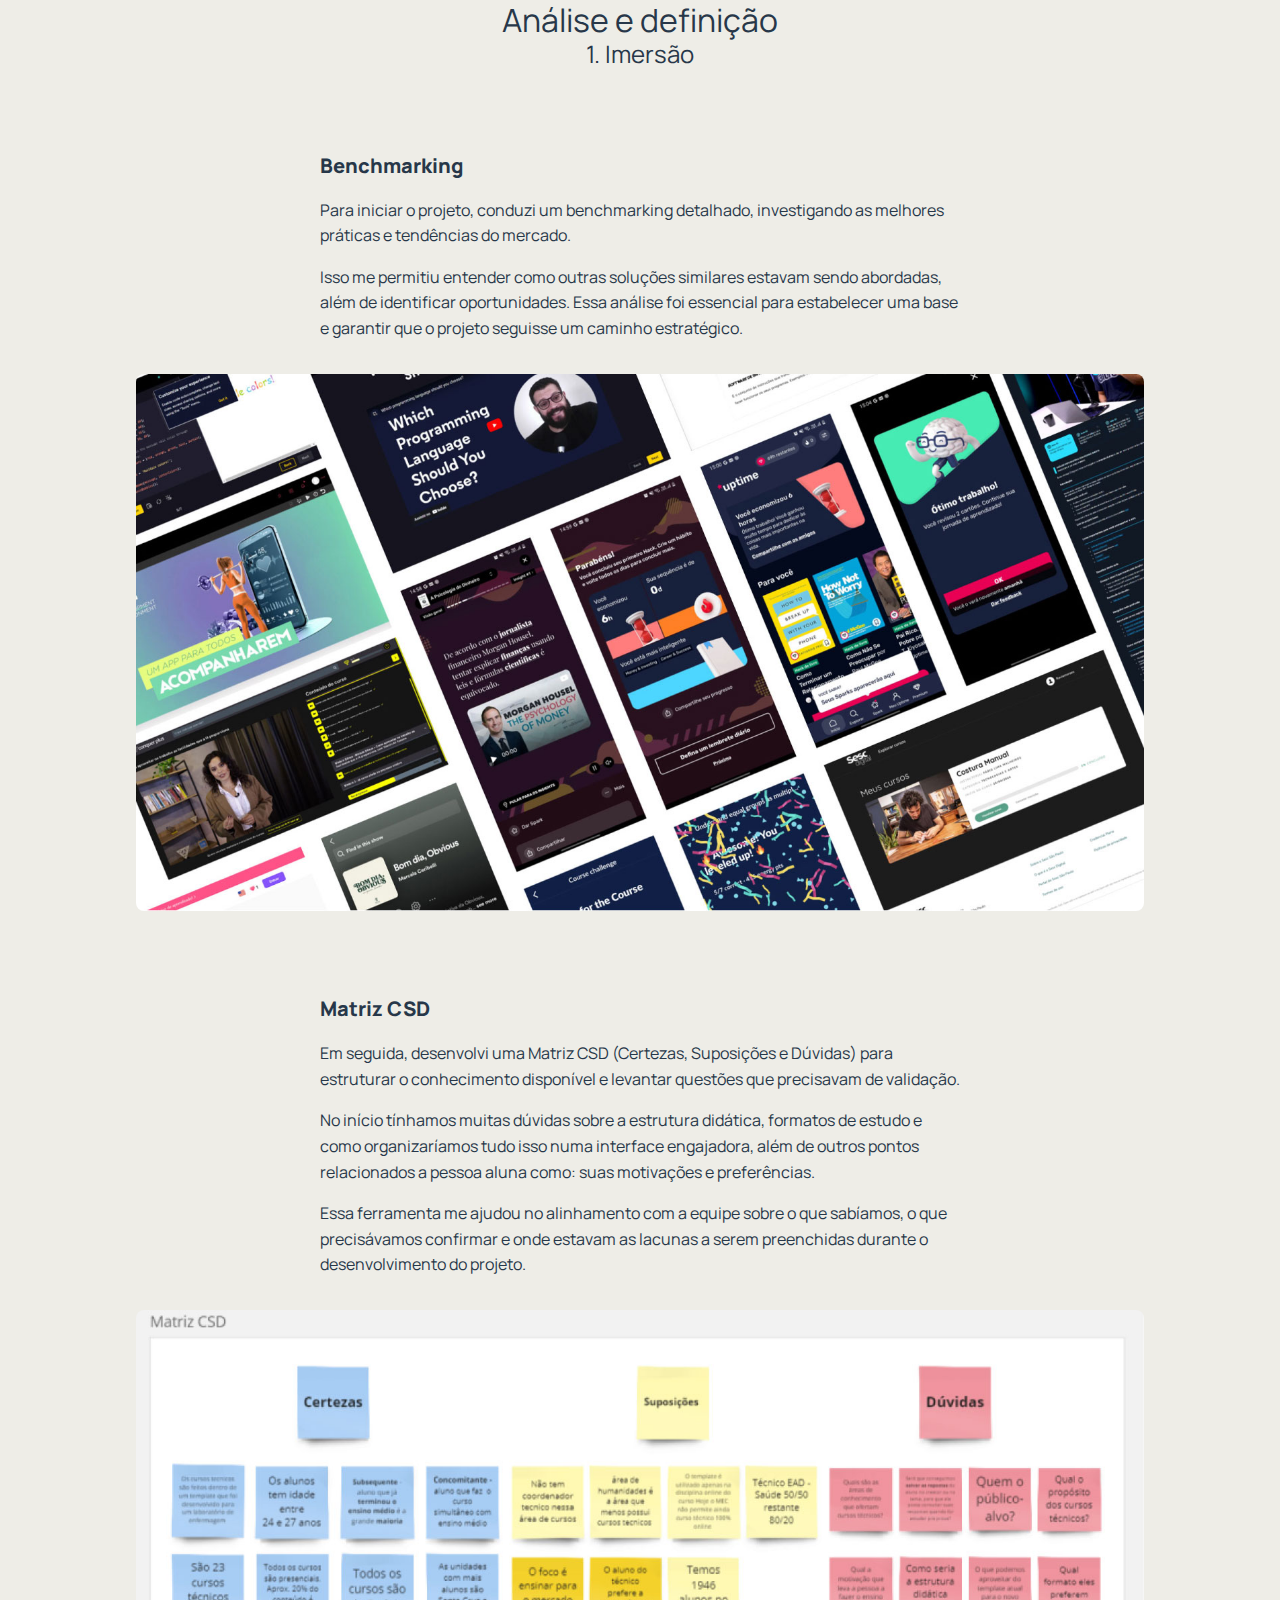
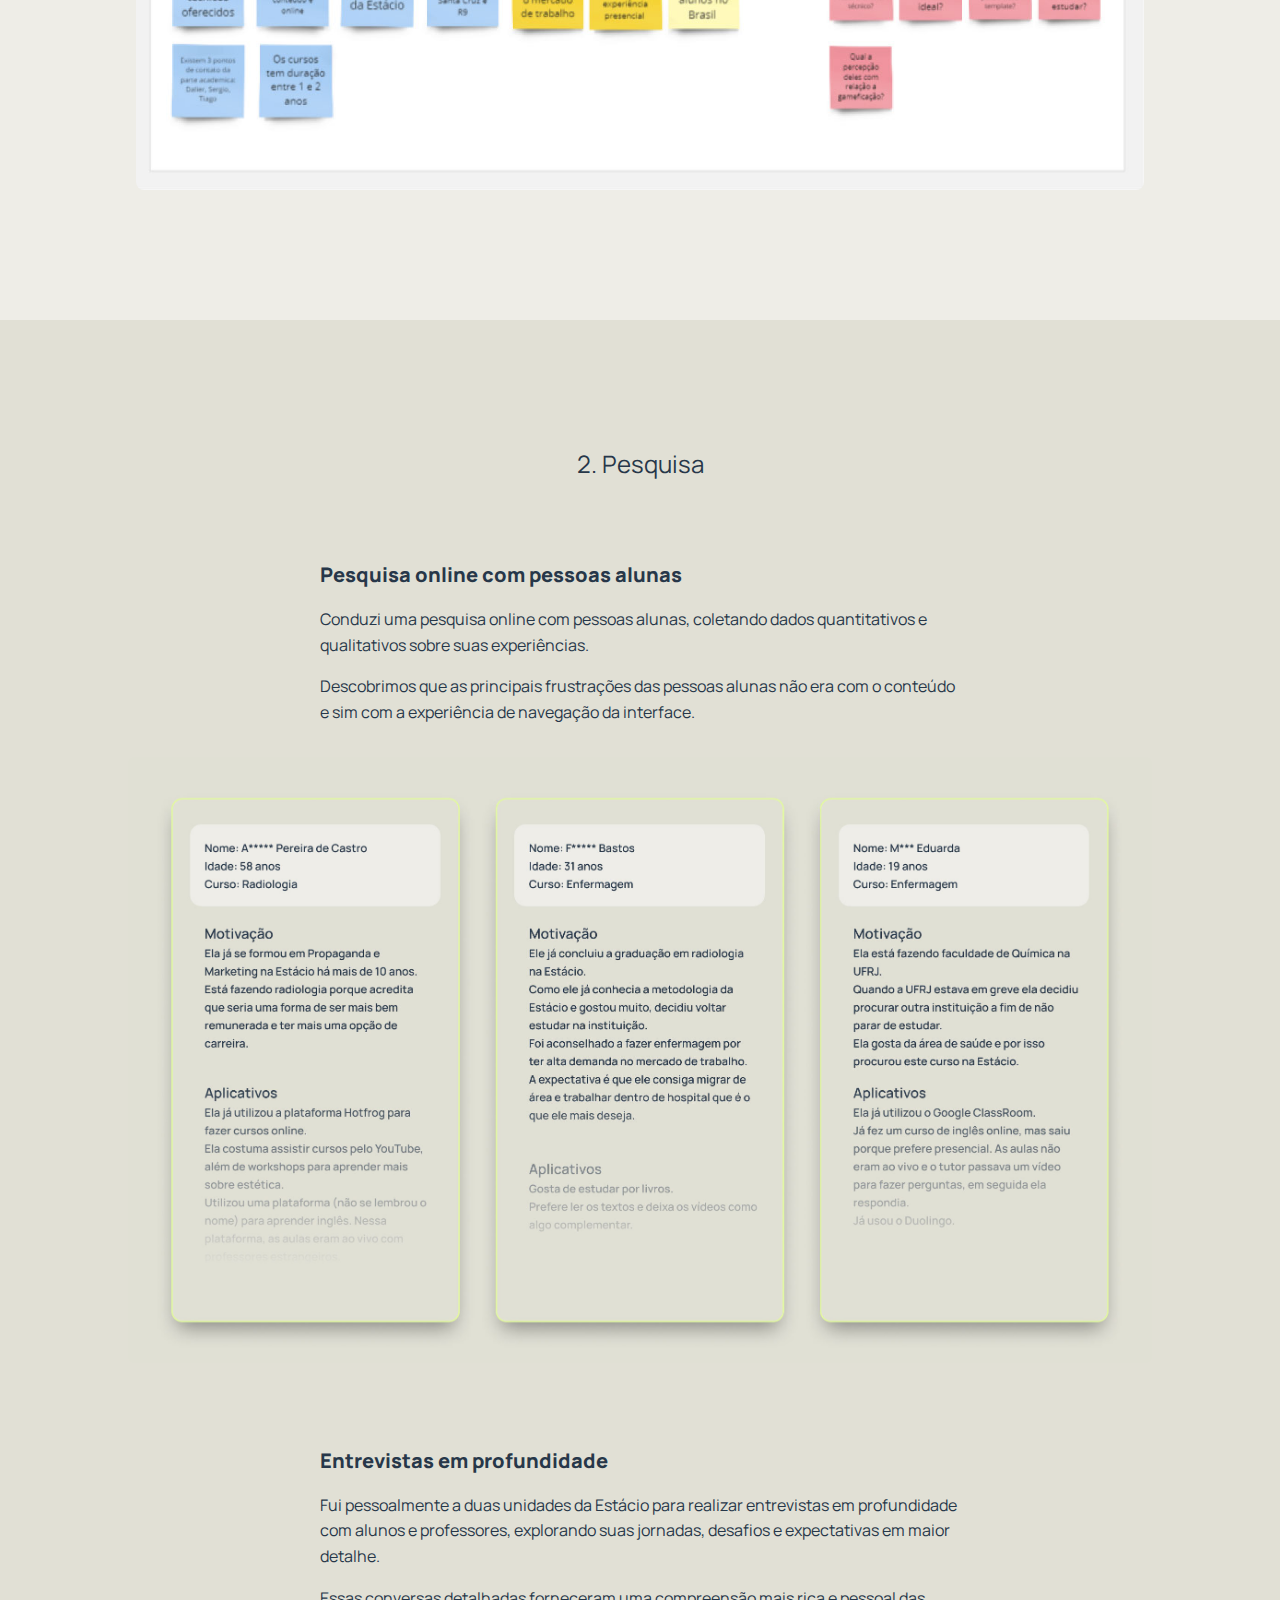
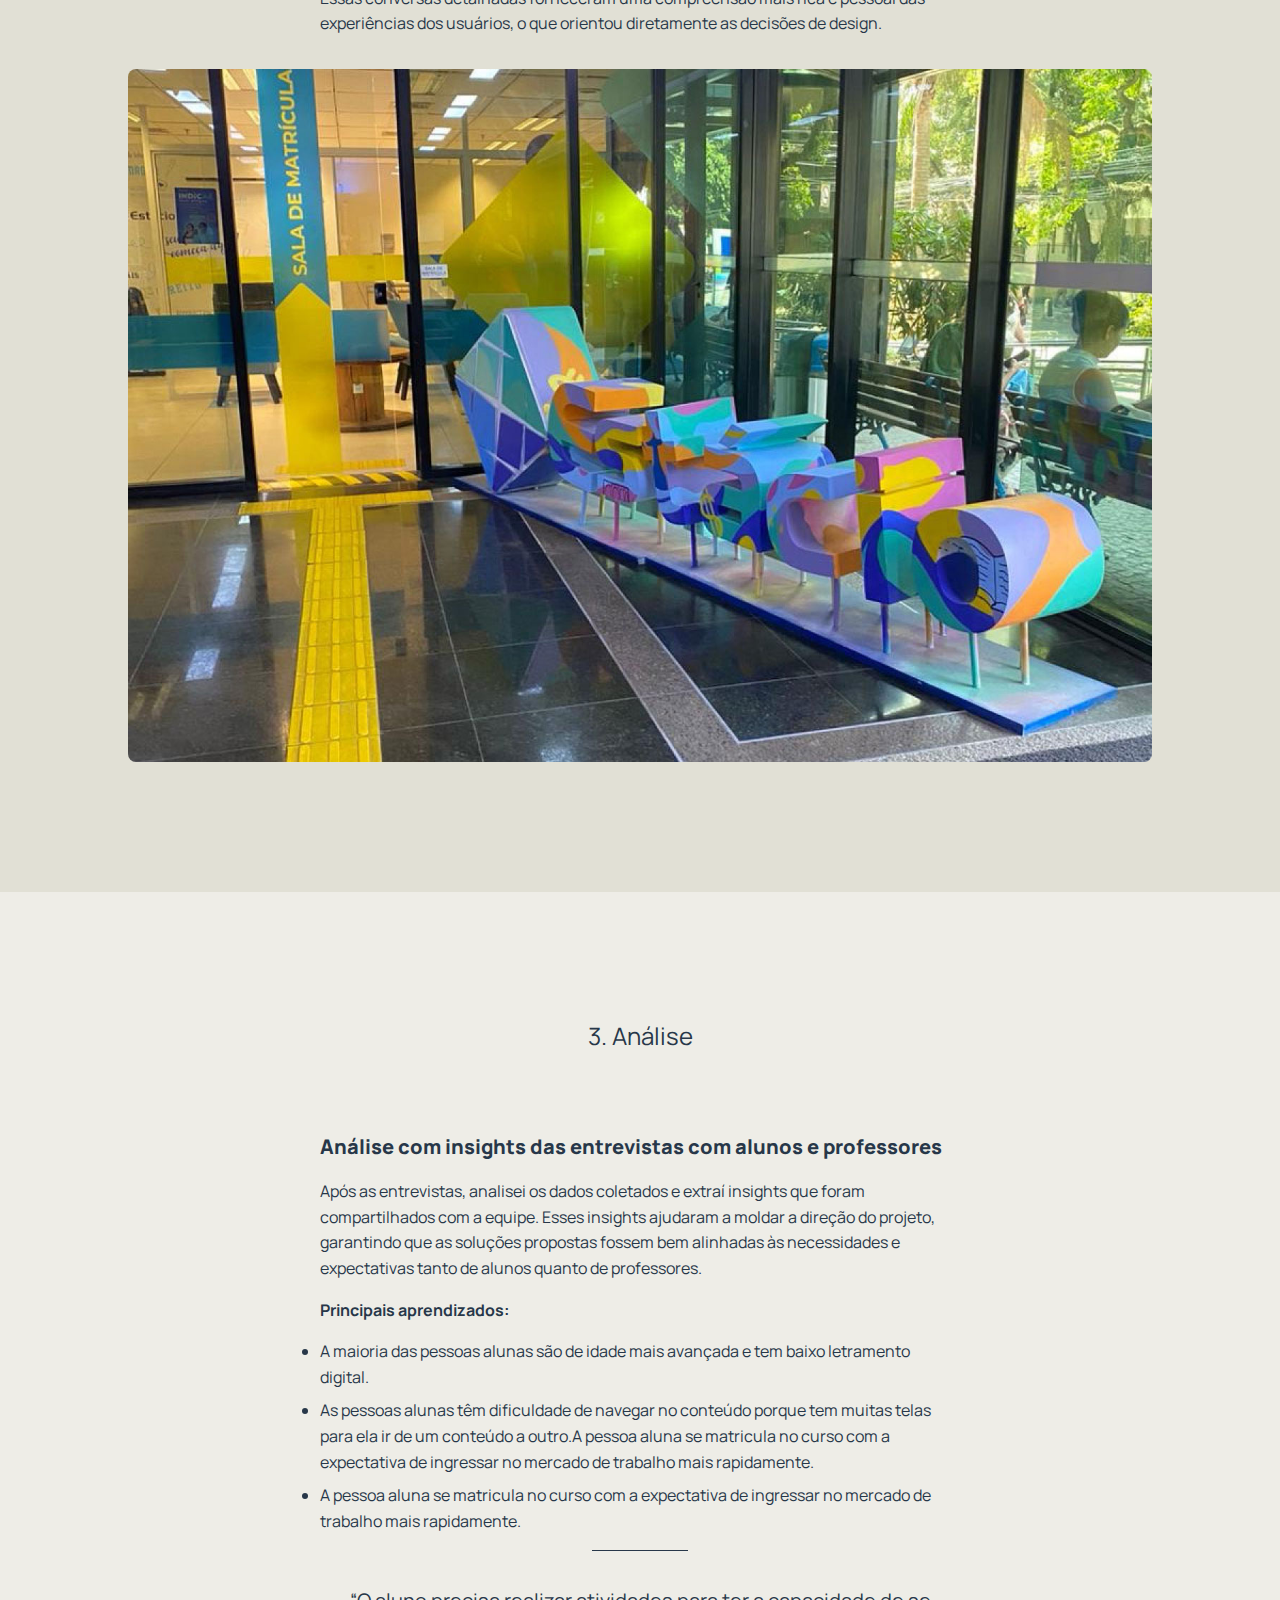
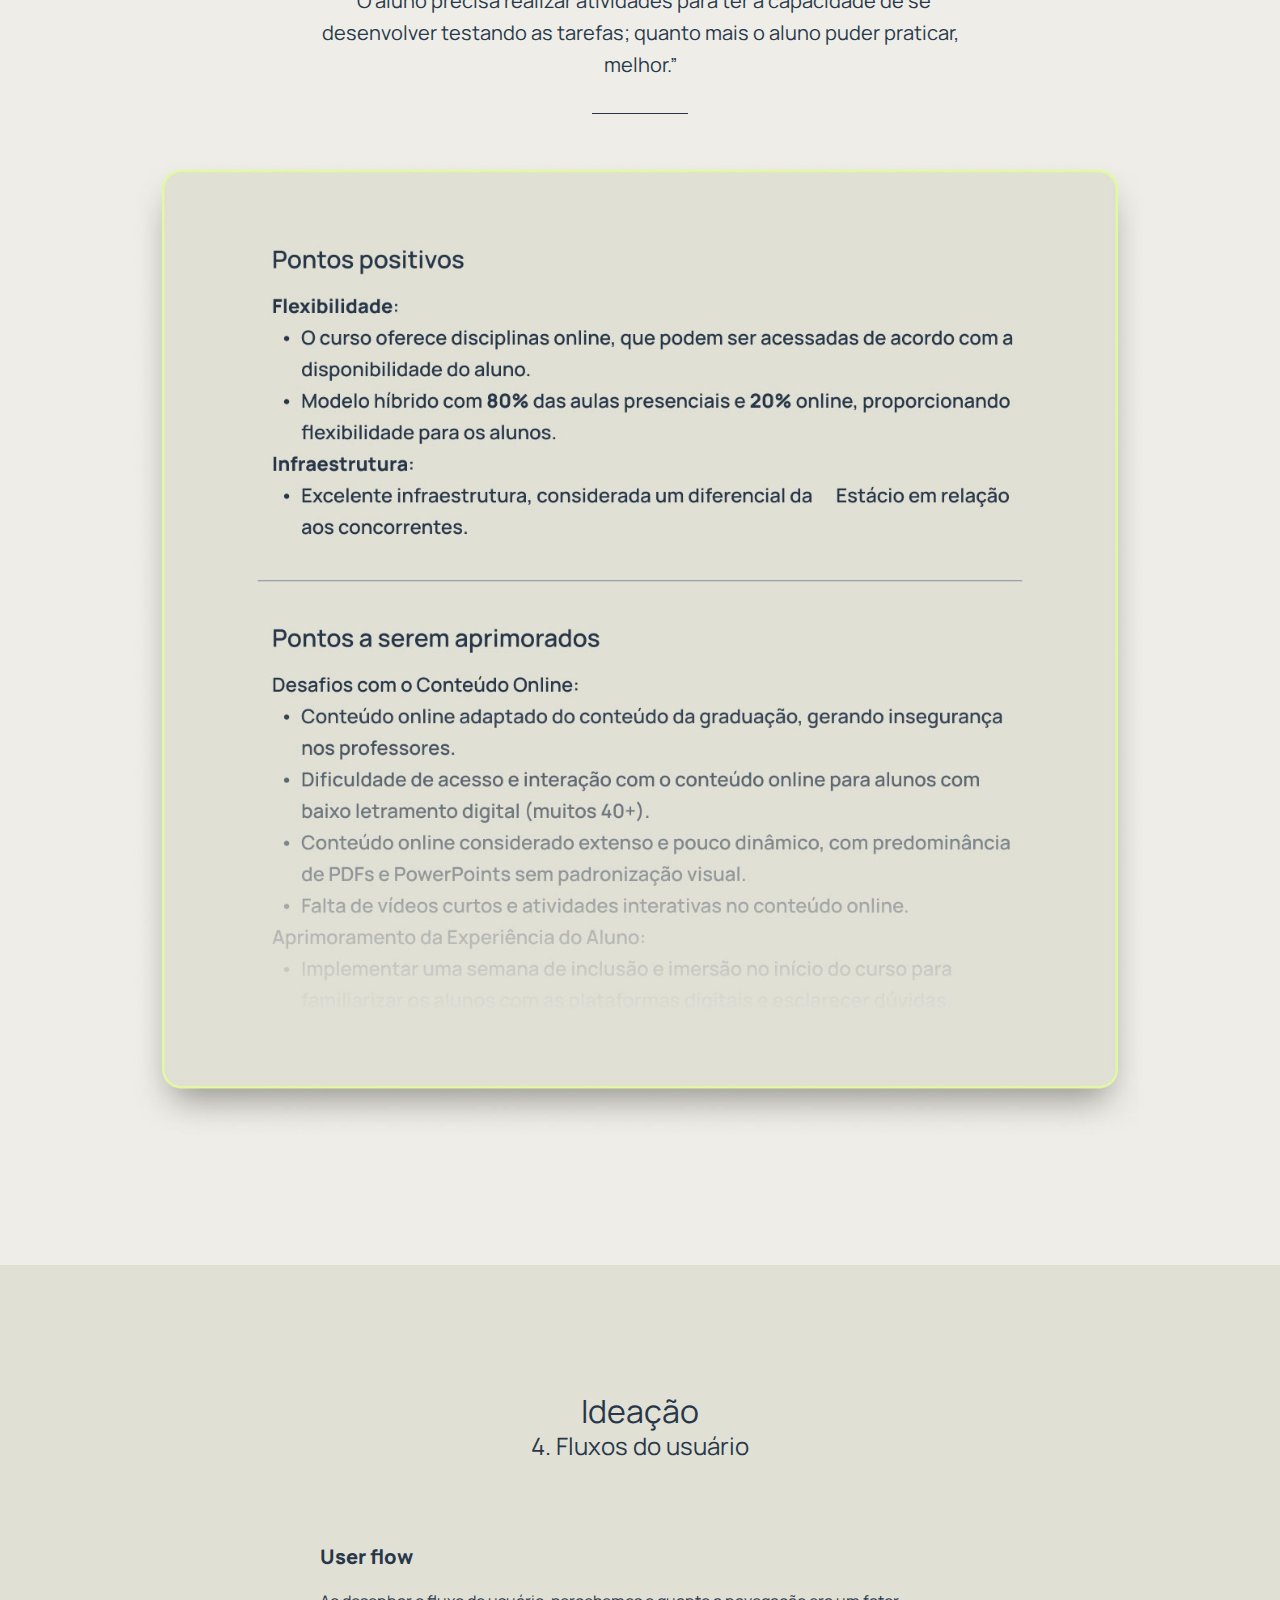
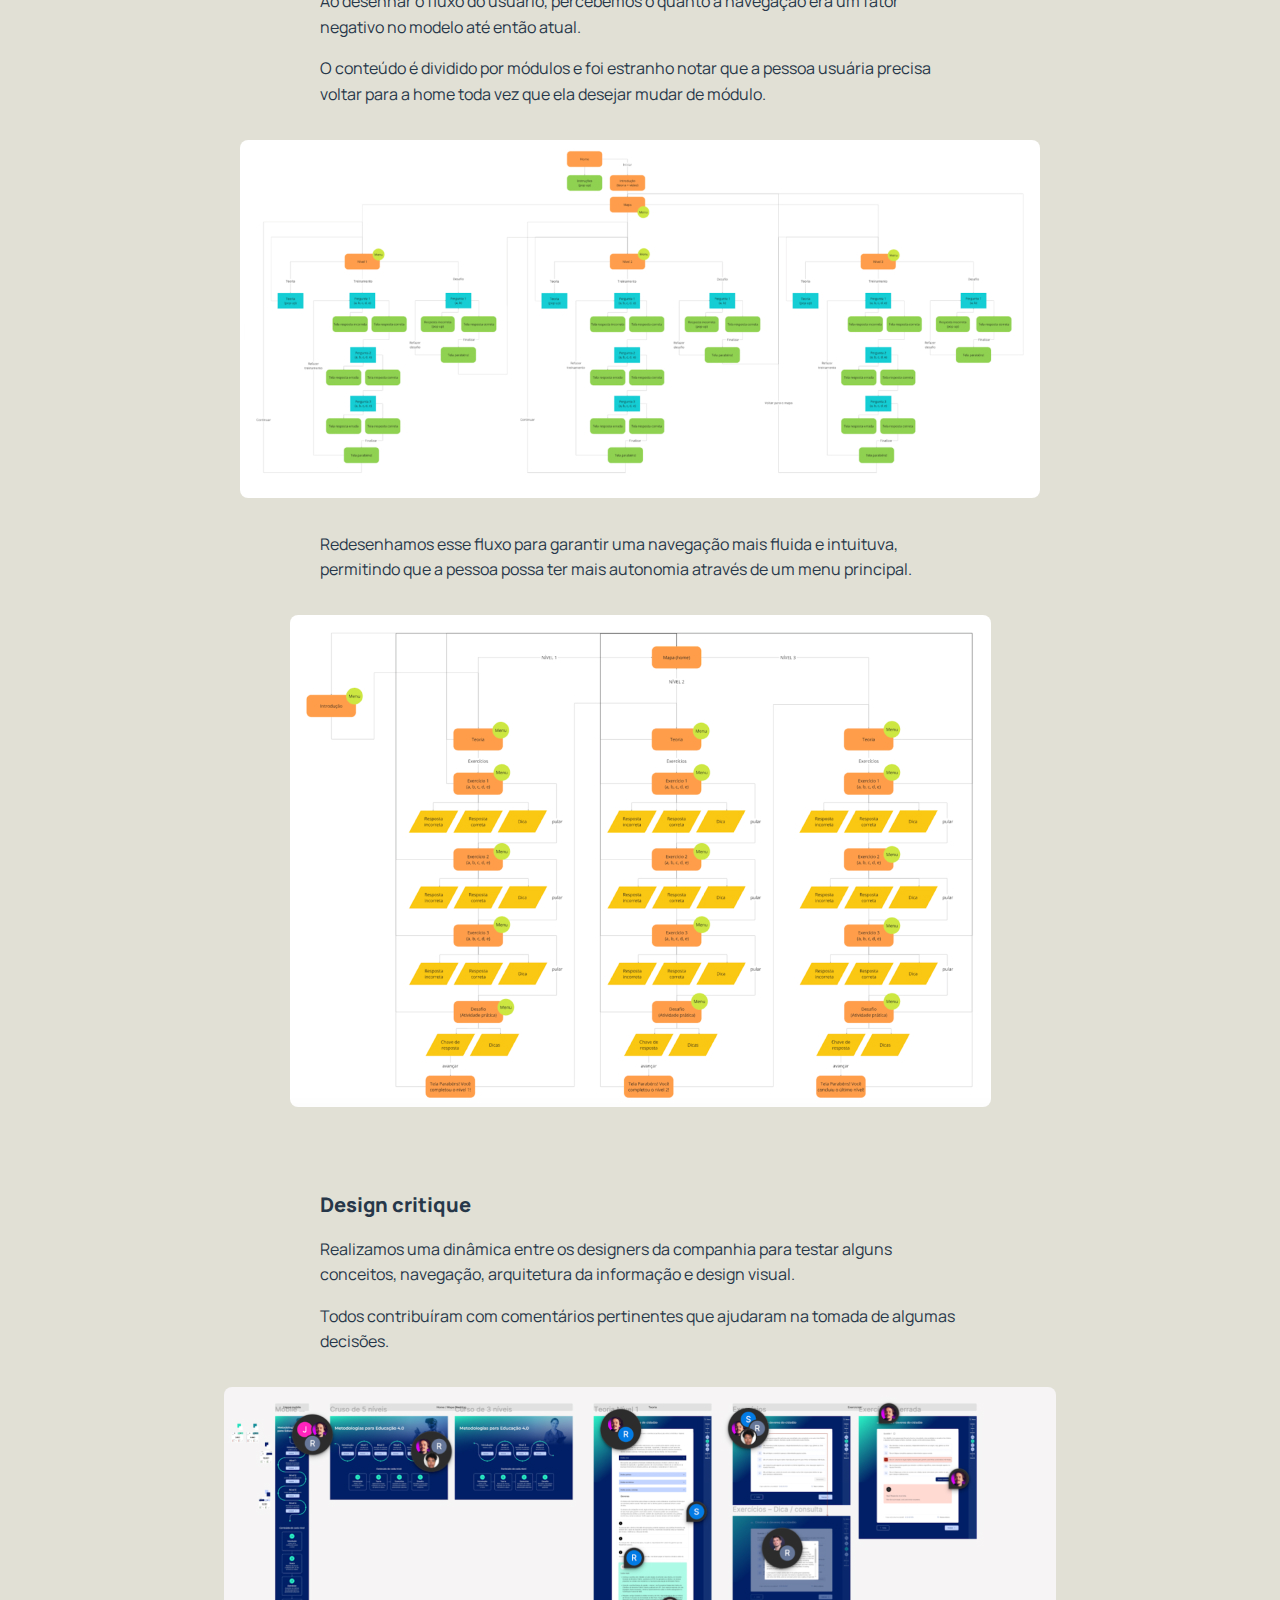
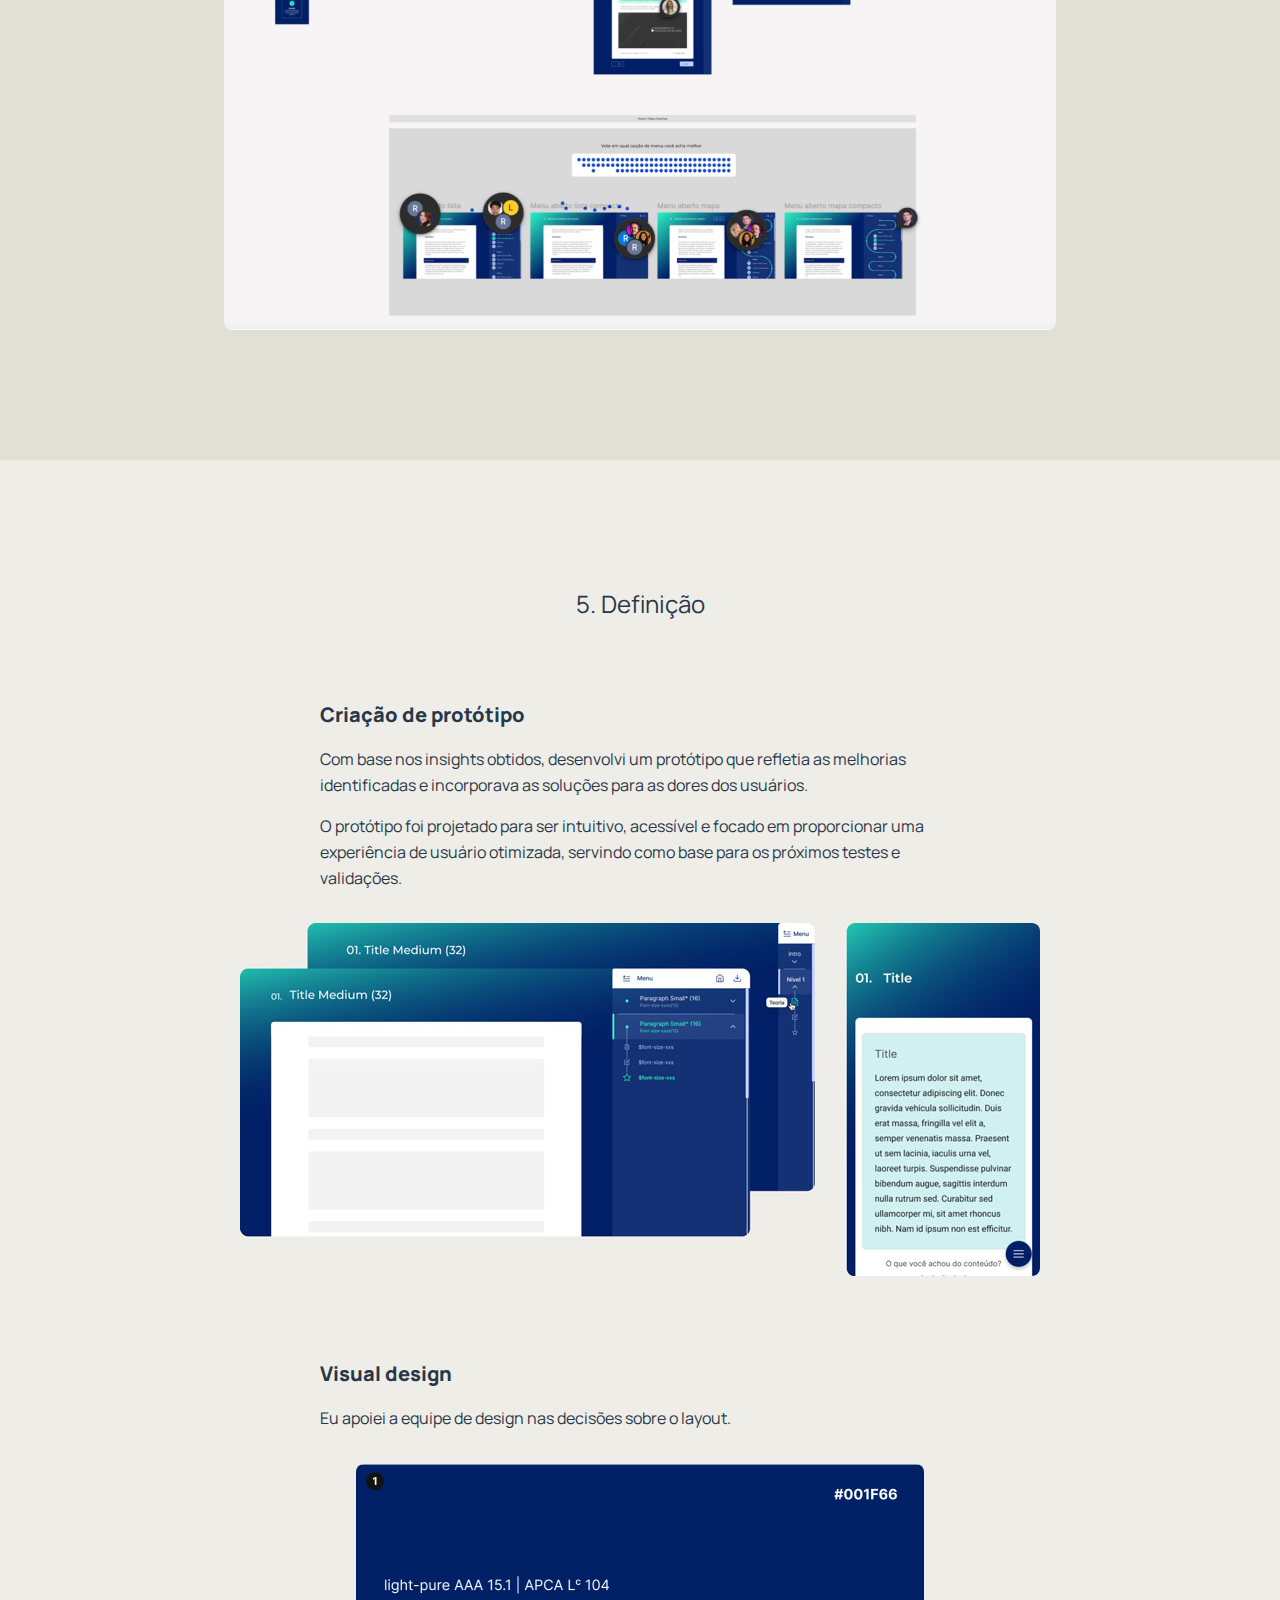
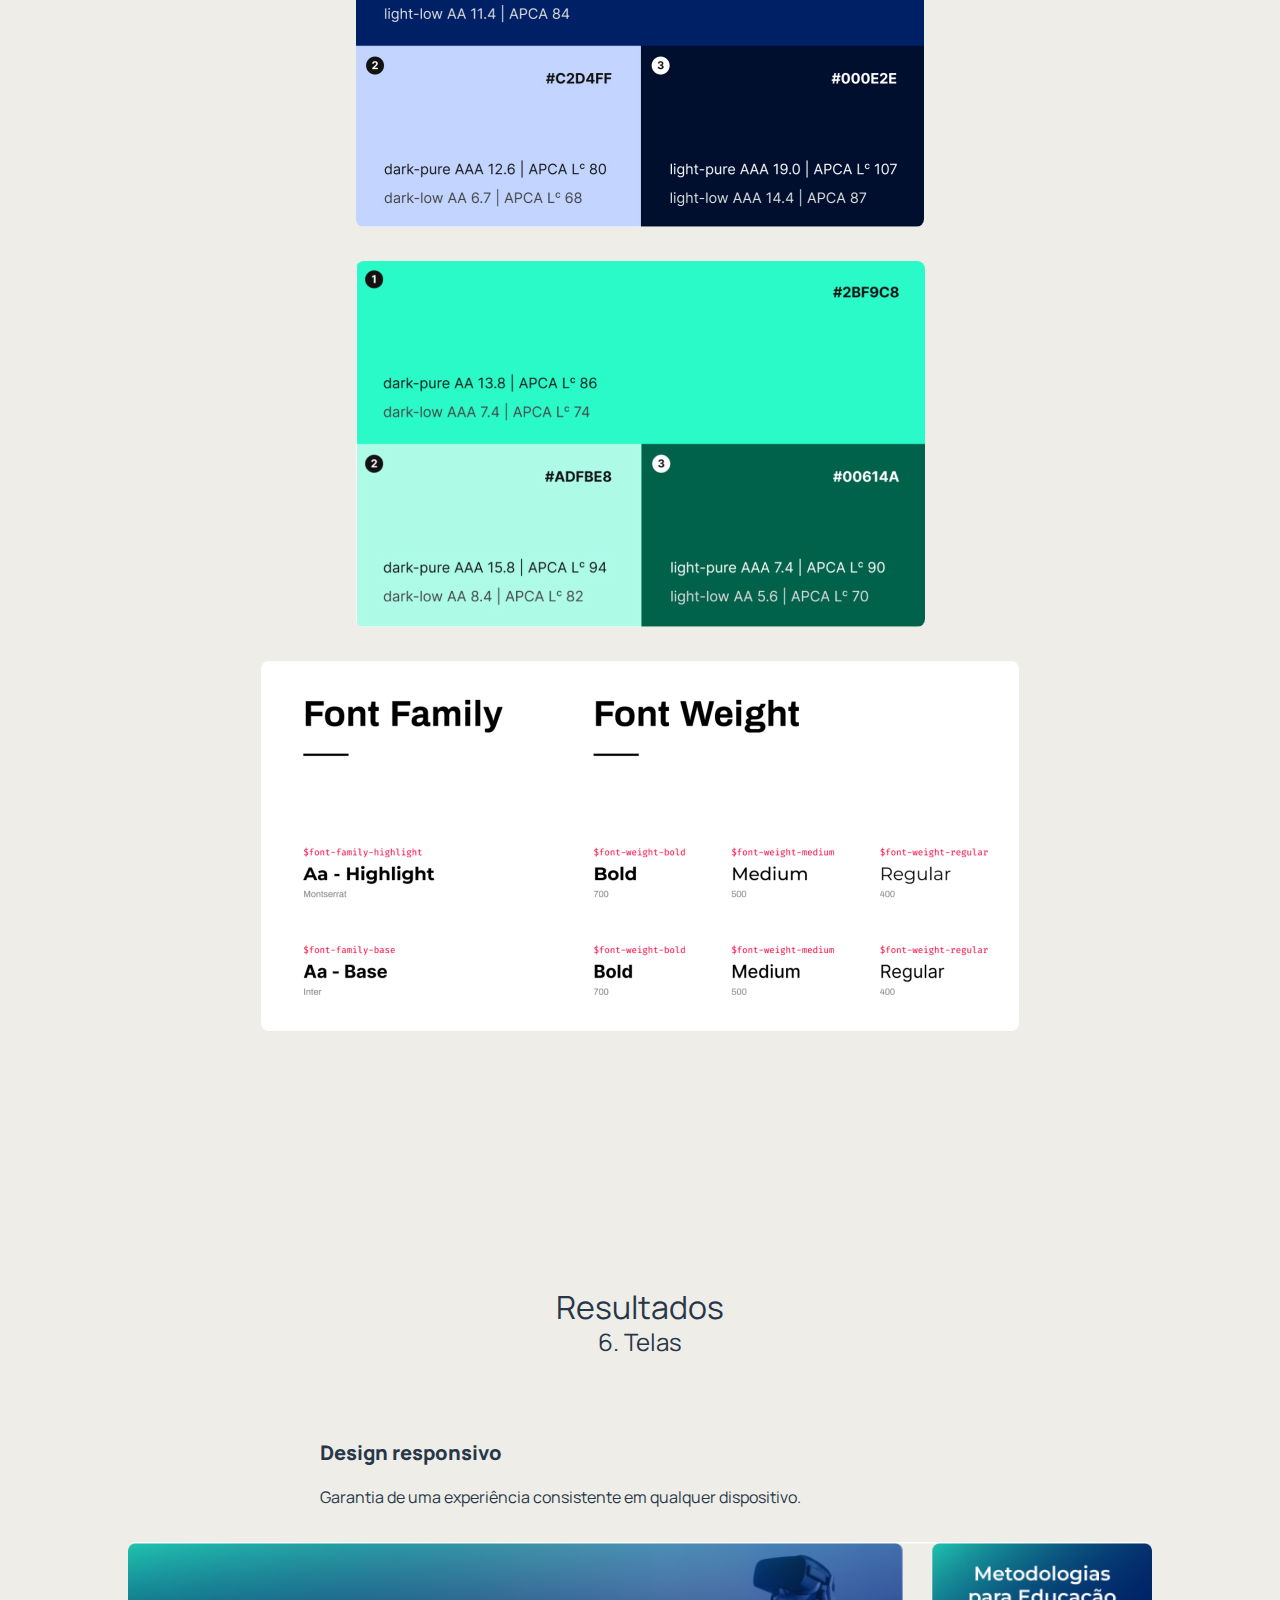
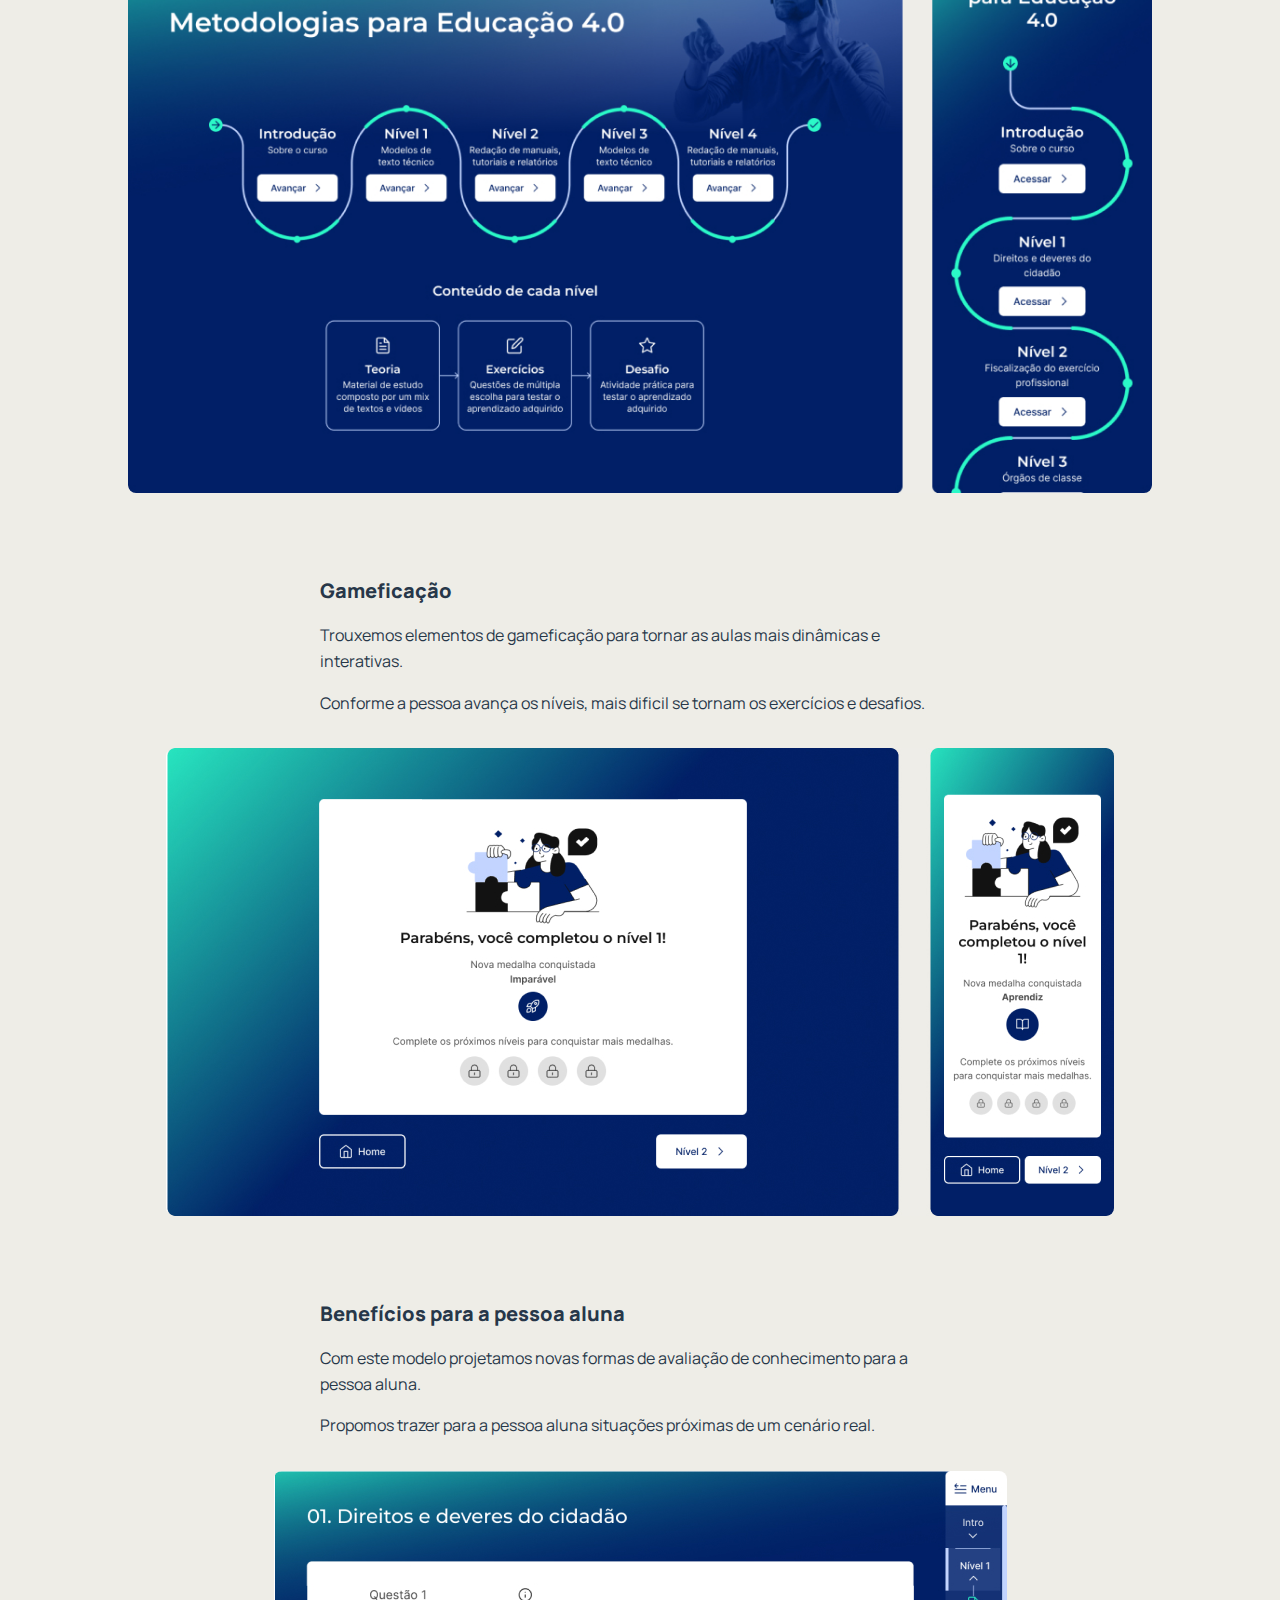
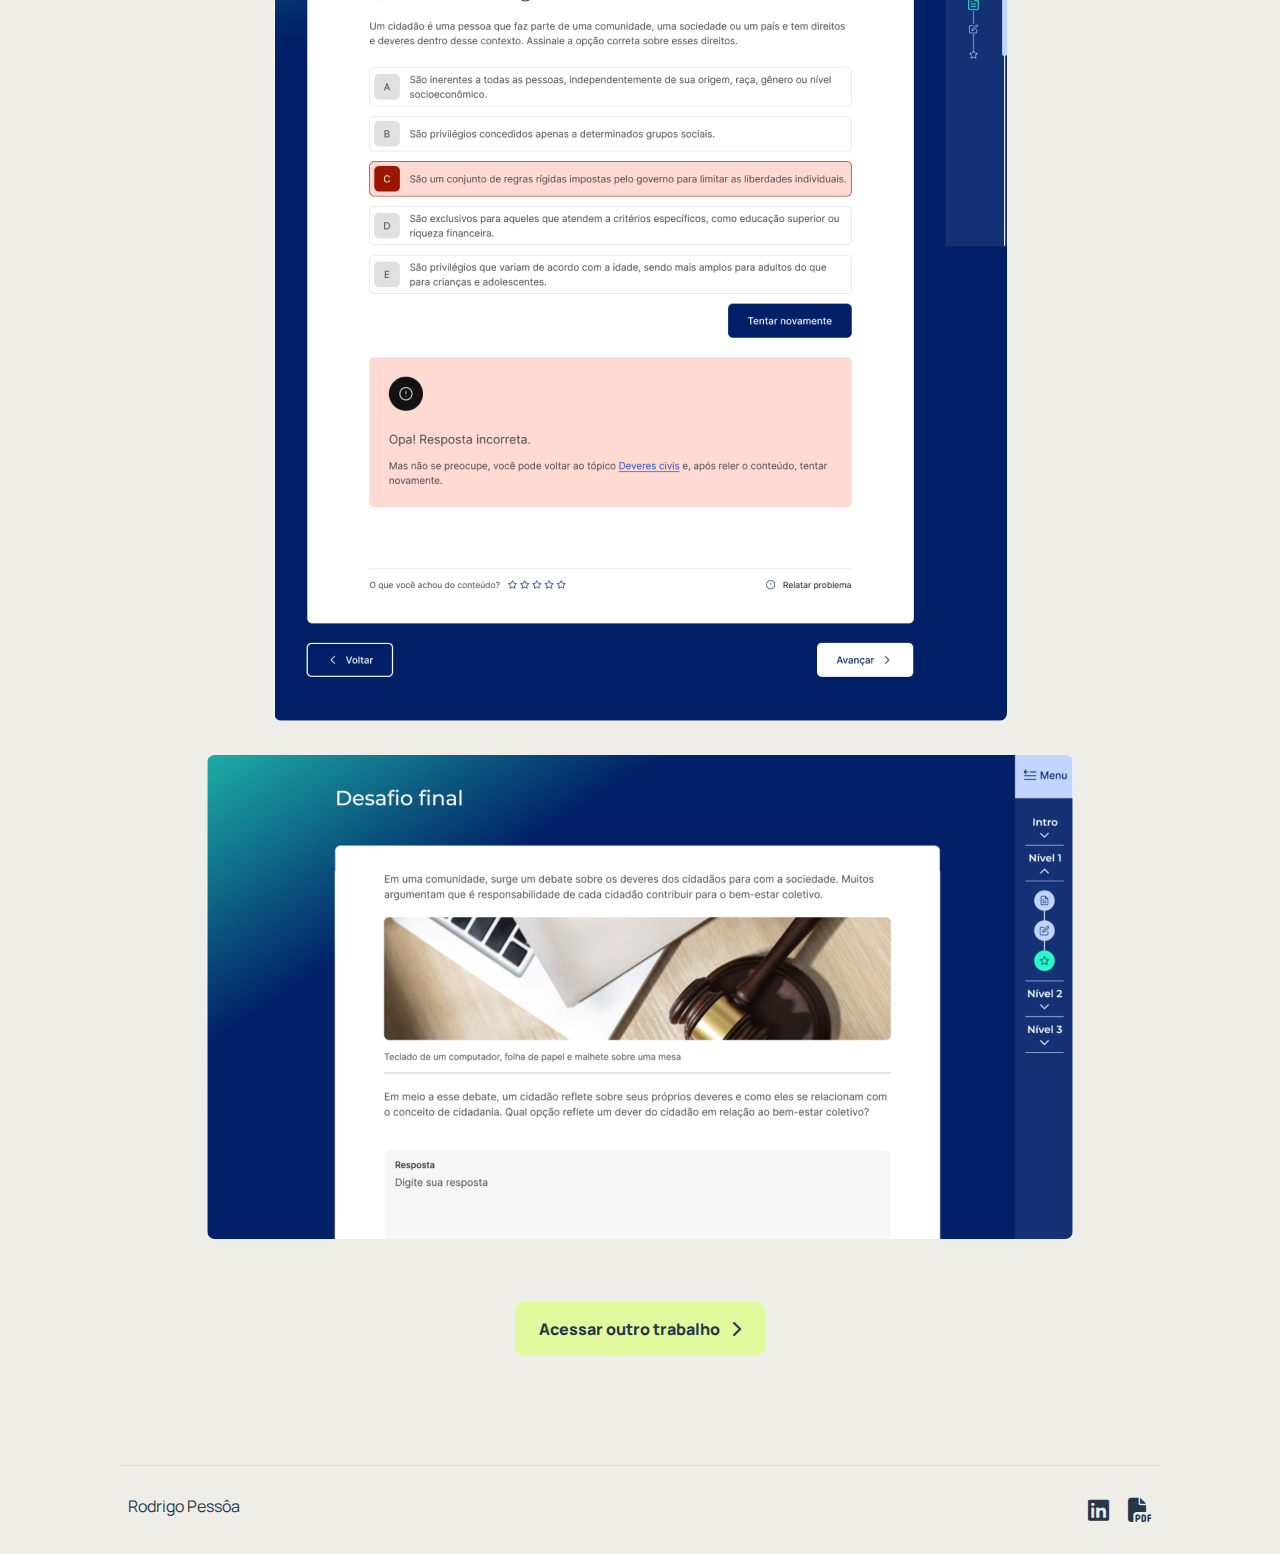
<file: cursotecnico.html>
<!DOCTYPE html>
<html lang="pt-BR">
<head>
    <meta charset="utf-8">
    <meta http-equiv="X-UA-Compatible" content="IE=edge; chrome=1">
    <meta name="viewport" content="width=device-width, initial-scale=1.0, minimum-scale=1.0">
    <meta name="designer" content="Rodrigo Pessôa - www.rodrigopessoa.com.br">
    <meta name="description" content="Rodrigo Pessoa">
    <meta name="keywords" content="Product Desginer, Freelancer, website Responsivo, website Criativo, website Customizado, website Personalizado, website Gerenciável, responsive website, optimized website, creative website, manageable website, personalized website, Brasil, Brazil, South America">
    <meta name="robots" content="index,follow">
    <meta name="theme-color" content="#B0B0B0">
    <title>Rodrigo Pessoa | Product Designer - Curso Técnico</title>
    <link rel="icon" type="image/png" href="/img/favicon.png">
    <link rel="preconnect" href="https://fonts.googleapis.com">
    <link rel="preconnect" href="https://fonts.gstatic.com" crossorigin>
    <link href="https://fonts.googleapis.com/css2?family=Manrope:wght@200..800&display=swap" rel="stylesheet">
    <link href="https://cdnjs.cloudflare.com/ajax/libs/font-awesome/6.6.0/css/all.min.css" rel="stylesheet">
    <link type="text/css" rel="stylesheet" href="reset.css">
    <link type="text/css" rel="stylesheet" href="style.css">
    <meta property="og:type" content="website">
    <meta property="og:title" content="Rodrigo Pessoa">
    <meta property="og:url" content="http://rodrigopessoa.com.br/">
    <meta property="og:site_name" content="Rodrigo Pessoa">
    <meta property="og:description" content="Rodrigo Pessoa ">
</head>
<body class="home" itemscope itemtype="http://schema.org/WebPage">
  <header class="header-site">
    <div class="item-main-logo">
      <a href="index.html" class="btn"><i class="fa-solid fa-house"></i> VOLTAR</a>
    </div>
    <nav class="item-menu--wrap" itemscope="itemscope" itemtype="http://www.schema.org/SiteNavigationElement">
      <div class="menu-primary">
        <ul role="menubar">
          <li class="current-menu-item">
            <a href="perfil.html" class="btn">PERFIL</a>
          </li>
          <li class="current-menu-item">
            <a href="afirmativas.html" class="btn">TRABALHOS</a>
          </li>
        </ul>
      </div>
    </nav>
  </header>
  
  <div class="wrapper">
    <main class="main-site" role="main">
      
      <div class="content-wrapper-work">
        <div class="content-top-work">
          <div class="content-image">
            <img src="img/cursotecnicohead@1_5x.jpg" alt="" class="max-responsive radius-16">
          </div>
          <div class="content-work-title">
            <h1 class="extrabold">Estácio - Curso técnico</h1>
            <h2 class="extralight">Melhoria na experiência da pessoa usuária, oferecendo uma interface com design moderno e funcional, garantindo a coesão entre design e desenvolvimento para uma entrega eficiente e de alta qualidade.</h2>
          </div>
          <div class="content-work-description">
            <div class="content-work-data">
              <div class="content-work-item">
                <p><strong>EMPRESA</strong></p>
                <p>Estácio</p>
              </div>

              <div class="content-work-item">
                <p><strong>FUNÇÃO</strong></p>
                <p>Product Designer</p>
              </div>

              <div class="content-work-item">
                <p><strong>DATA</strong></p>
                <p>Agosto de 2024</p>
              </div>

            </div>
            <div class="content-work-text">
              <p>Os principais objetivos desse projeto foi elaborar uma interface mais atraente, criando um template mais dinâmico para um público diferenciado.
                Levamos em consideração todas as dores da pessoa usuária para oferecer recursos que a ajudasse nos seus estudos. Por isso, priorizamos a usabilidade e uma interface mais intuitiva.</p>
            </div>
          </div>

        </div>

      </div>
    </main>
  </div>

  
  <div class="necessidades-wrapper">
    <div class="necessidades-group">

      <div class="content">
        <div class="content-text">
          <div class="content-head">
            <h4><span class="semibold">Necessidades do negócio</h4>
            </div>
            <p>A Estácio atua em diversas áreas de conhecimento em cursos de graduação e pós graduação. Identificando a possibilidade de fazer negócios em uma nova frente, a companhia passou a oferecer mais de 20 cursos técnicos em setores variados.</p>
          </div>
        </div>
        
        <div class="content">
          <div class="content-text">
            <div class="content-head">
            <h4><span class="semibold">Necessidades do usuário</h4>
          </div>
          <p>Muitas pessoas preferem fazer cursos técnicos porque elas acreditam que terão uma qualificação profissional de qualidade, além de ter mais chances de conquistar uma posição no mercado de trabalho mais rápido em comparação a cursos de graduação.</p>
        </div>
      </div>
      
    </div>
  </div>


  <div class="wrapper">
    <main class="main-site" role="main">

      <div class="content-wrapper">
        <div class="content-gap">
          
          <div class="content-maintitle">
            <h2>Análise e definição</h2>
            <h3>1. Imersão</h3>
          </div>

          <div class="content">
            <div class="content-text">
              <div class="content-head">
                <h4><span class="extrabold">Benchmarking</h4>
              </div>
              <p>Para iniciar o projeto, conduzi um benchmarking detalhado, investigando as melhores práticas e tendências do mercado. </p>
              <p>Isso me permitiu entender como outras soluções similares estavam sendo abordadas, além de identificar oportunidades. Essa análise foi essencial para estabelecer uma base e garantir que o projeto seguisse um caminho estratégico.</p>
            </div>
            <div class="content-image">
              <img src="img/benchct.jpg" alt="" class="max-responsive radius">
            </div>
          </div>

          <div class="content">
            <div class="content-text">
              <div class="content-head">
                <h4><span class="extrabold">Matriz CSD</h4>
              </div>
              <p>Em seguida, desenvolvi uma Matriz CSD (Certezas, Suposições e Dúvidas) para estruturar o conhecimento disponível e levantar questões que precisavam de validação. </p>
              <p>No início tínhamos muitas dúvidas sobre a estrutura didática, formatos de estudo e como organizaríamos tudo isso numa interface engajadora, além de outros pontos relacionados a pessoa aluna como: suas motivações e preferências.</p>
              <p>Essa ferramenta me ajudou no alinhamento com a equipe sobre o que sabíamos, o que precisávamos confirmar e onde estavam as lacunas a serem preenchidas durante o desenvolvimento do projeto.</p>
            </div>
            <div class="content-image">
              <img src="img/matrizCSDct.jpg" alt="" class="max-responsive radius">
            </div>
          </div>

        </div>
      </div>

    </main>
  </div>

  <div class="class">
    <main class="main-site bg-light-high" role="main">

      <div class="content-wrapper">
        <div class="content-gap">
          
          <div class="content-maintitle">
            <!-- <h2>Análise e definição</h2> -->
            <h3>2. Pesquisa</h3>
          </div>

          <div class="content">
            <div class="content-text">
              <div class="content-head">
                <h4><span class="extrabold">Pesquisa online com pessoas alunas</h4>
              </div>
              <p>Conduzi uma pesquisa online com pessoas alunas, coletando dados quantitativos e qualitativos sobre suas experiências.</p>
              <p>Descobrimos que as principais frustrações das pessoas alunas não era com o conteúdo e sim com a experiência de navegação da interface.</p>
            </div>
            <div class="content-image">
              <img src="img/pesquisaonlinect.jpg" alt="" class="max-responsive radius">
            </div>
          </div>

          <div class="content">
            <div class="content-text">
              <div class="content-head">
                <h4><span class="extrabold">Entrevistas em profundidade</h4>
              </div>
              <p>Fui pessoalmente a duas unidades da Estácio para realizar entrevistas em profundidade com alunos e professores, explorando suas jornadas, desafios e expectativas em maior detalhe. </p>
              <p>Essas conversas detalhadas forneceram uma compreensão mais rica e pessoal das experiências dos usuários, o que orientou diretamente as decisões de design.</p>
            </div>
            <div class="content-image">
              <img src="img/estaciomaracana.jpg" alt="" class="max-responsive radius">
            </div>
          </div>

        </div>
      </div>

    </main>
  </div>

  <div class="class">
    <main class="main-site" role="main">

      <div class="content-wrapper">
        <div class="content-gap">
          
          <div class="content-maintitle">
            <!-- <h2>Análise e definição</h2> -->
            <h3>3. Análise</h3>
          </div>

          <div class="content">
            <div class="content-text">
              <div class="content-head">
                <h4><span class="extrabold">Análise com insights das entrevistas com alunos e professores</h4>
              </div>
              <p>Após as entrevistas, analisei os dados coletados e extraí insights que foram compartilhados com a equipe. Esses insights ajudaram a moldar a direção do projeto, garantindo que as soluções propostas fossem bem alinhadas às necessidades e expectativas tanto de alunos quanto de professores.</p>
              <p><strong>Principais aprendizados:</strong></p>
              <ul>
                <li>A maioria das pessoas alunas são de idade mais avançada e tem baixo letramento digital.</li>
                <li>As pessoas alunas têm dificuldade de navegar no conteúdo porque tem muitas telas para ela ir de um conteúdo a outro.A pessoa aluna se matricula no curso com a expectativa de ingressar no mercado de trabalho mais rapidamente.</li>
                <li>A pessoa aluna se matricula no curso com a expectativa de ingressar no mercado de trabalho mais rapidamente.</li>
              </ul>

              <div class="citacao">
                <p class="heading4">“O aluno precisa realizar atividades para ter a capacidade de se desenvolver testando as tarefas; quanto mais o aluno puder praticar, melhor.”</p>
              </div>
            </div>
            <div class="content-image">
              <img src="img/analisect.jpg" alt="" class="max-responsive radius">
            </div>
          </div>

        </div>
      </div>

    </main>
  </div>

  <div class="class">
    <main class="main-site bg-light-high" role="main">

      <div class="content-wrapper">
        <div class="content-gap">
          
          <div class="content-maintitle">
            <h2>Ideação</h2>
            <h3>4. Fluxos do usuário</h3>
          </div>

          <div class="content">
            <div class="content-text">
              <div class="content-head">
                <h4><span class="extrabold">User flow</h4>
              </div>
              <p>Ao desenhar o fluxo do usuário, percebemos o quanto a navegação era um fator negativo no modelo até então atual.</p>
              <p>O conteúdo é dividido por módulos e foi estranho notar que a pessoa usuária precisa voltar para a home toda vez que ela desejar mudar de módulo.</p>
            </div>
           
            <div class="content-image">
              <img src="img/userflow1ct.jpg" alt="" class="max-responsive radius">
            </div>
            
            <div class="content-text">
              <p>Redesenhamos esse fluxo para garantir uma navegação mais fluida e intuituva, permitindo que a pessoa possa ter mais autonomia através de um menu principal.</p>
            </div>
           
            <div class="content-image">
              <img src="img/userflow2ct.jpg" alt="" class="max-responsive radius">
            </div>
          </div>

          <div class="content">
            <div class="content-text">
              <div class="content-head">
                <h4><span class="extrabold">Design critique</h4>
              </div>
              <p>Realizamos uma dinâmica entre os designers da companhia para testar alguns conceitos, navegação, arquitetura da informação e design visual.</p>
              <p>Todos contribuíram com comentários pertinentes que ajudaram na tomada de algumas decisões.</p>
            </div>
            <div class="content-image">
              <img src="img/designcriticect.jpg" alt="" class="max-responsive radius">
            </div>
          </div>

        </div>
      </div>

    </main>
  </div>


  <div class="class">
    <main class="main-site" role="main">

      <div class="content-wrapper">
        <div class="content-gap">
          
          <div class="content-maintitle">
            <!-- <h2>Ideação</h2> -->
            <h3>5. Definição</h3>
          </div>

          <div class="content">
            <div class="content-text">
              <div class="content-head">
                <h4><span class="extrabold">Criação de protótipo</h4>
              </div>
              <p>Com base nos insights obtidos, desenvolvi um protótipo que refletia as melhorias identificadas e incorporava as soluções para as dores dos usuários. </p>
              <p>O protótipo foi projetado para ser intuitivo, acessível e focado em proporcionar uma experiência de usuário otimizada, servindo como base para os próximos testes e validações.</p>
            </div>
           
            <div class="content-image">
              <img src="img/prototipoct.jpg" alt="" class="max-responsive radius">
            </div>
          </div>

          <div class="content">
            <div class="content-text">
              <div class="content-head">
                <h4><span class="extrabold">Visual design</h4>
              </div>
              <p>Eu apoiei a equipe de design nas decisões sobre o layout.</p>
            </div>
            <div class="content-image">
              <img src="img/vdcoresct1.jpg" alt="" class="max-responsive radius">
              <img src="img/vdcoresct2.jpg" alt="" class="max-responsive radius">
              <img src="img/vdfontct.jpg" alt="" class="max-responsive radius">
            </div>
          </div>

        </div>
      </div>

    </main>
  </div>

  <div class="class">
    <main class="main-site" role="main">

      <div class="content-wrapper">
        <div class="content-gap">
          
          <div class="content-maintitle">
            <h2>Resultados</h2>
            <h3>6. Telas</h3>
          </div>

          <div class="content">
            <div class="content-text">
              <div class="content-head">
                <h4><span class="extrabold">Design responsivo</h4>
              </div>
              <p>Garantia de uma experiência consistente em qualquer dispositivo.</p>
            </div>
           
            <div class="content-image">
              <img src="img/tela1ct.jpg" alt="" class="max-responsive radius">
            </div>
          </div>

          <div class="content">
            <div class="content-text">
              <div class="content-head">
                <h4><span class="extrabold">Gameficação</h4>
              </div>
              <p>Trouxemos elementos de gameficação para tornar as aulas mais dinâmicas e interativas.</p>
              <p>Conforme a pessoa avança os níveis, mais dificil se tornam os exercícios e desafios.</p>
            </div>
            <div class="content-image">
              <img src="img/tela2ct.jpg" alt="" class="max-responsive radius">
            </div>
          </div>

          <div class="content">
            <div class="content-text">
              <div class="content-head">
                <h4><span class="extrabold">Benefícios para a pessoa aluna</h4>
              </div>
              <p>Com este modelo projetamos novas formas de avaliação de conhecimento para a pessoa aluna.</p>
              <p>Propomos trazer para a pessoa aluna situações próximas de um cenário real.</p>
            </div>
            <div class="content-image">
              <img src="img/tela3ct.jpg" alt="" class="max-responsive radius">
              <img src="img/tela4ct.jpg" alt="" class="max-responsive radius">
            </div>
          </div>

          <div class="content">
            <div class="content-text">
              <div class="text-center">
                <a href="afirmativas.html" class="btn btn-primary">Acessar outro trabalho <i class="fa-solid fa-chevron-right"></i></a>
              </div>
            </div>
          </div>

        </div>
      </div>

    </main>
  </div>


  <footer class="footer-site">
    <div class="footer-name">Rodrigo Pessôa</div>
    <div class="footer-social">
      <a href="http://linkedin.com/in/rpessoaweb/" target="_blank"><i class="fa-brands fa-linkedin"></i></a>
      <a href="RodrigoPessoaDesign.pdf" target="_blank"><i class="fa-solid fa-file-pdf"></i></a>
    </div>
  </footer>

  <script async="" src="https://www.googletagmanager.com/gtag/js?id=UA-108084761-1"></script>
  <script>

  window.dataLayer = window.dataLayer || [];
  function gtag() {
      dataLayer.push(arguments);
  }
  gtag('js', new Date());
  gtag('config', 'UA-108084761-1');
  </script>
</body>
</html>
</file>
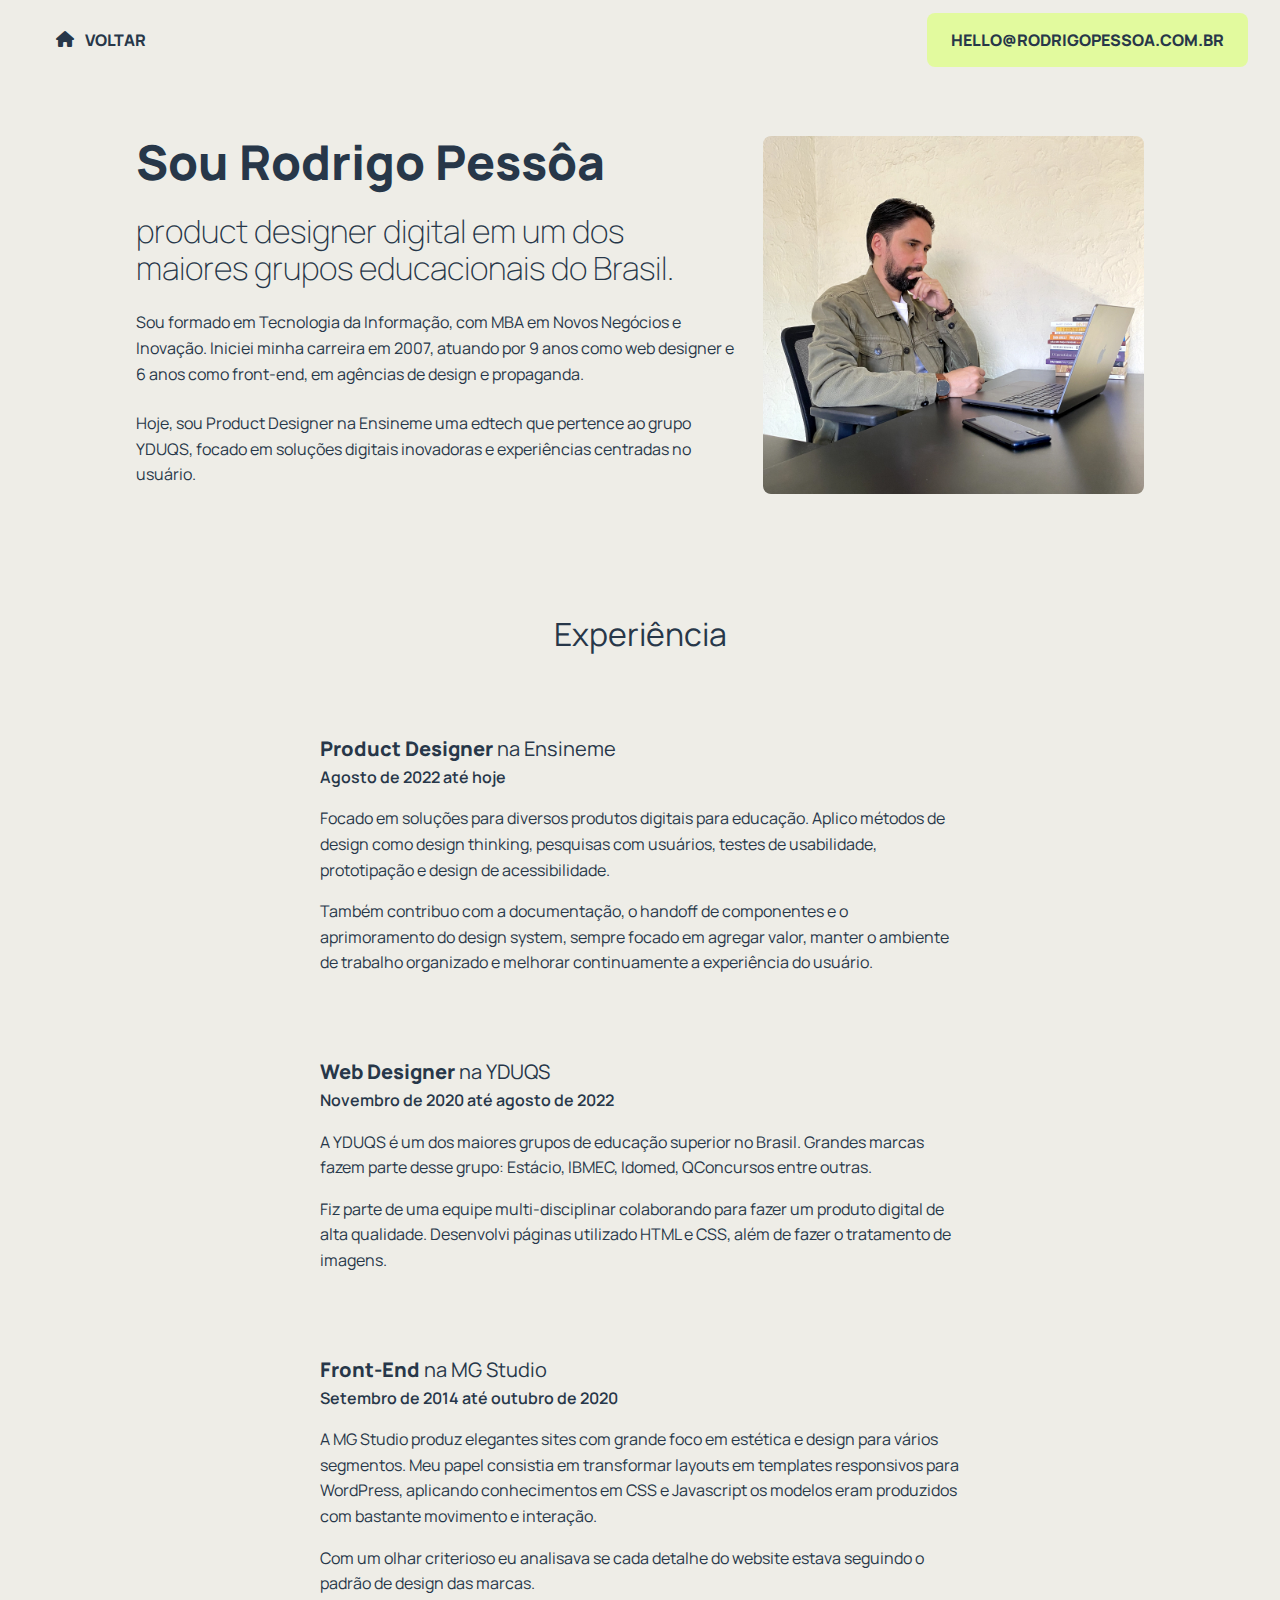
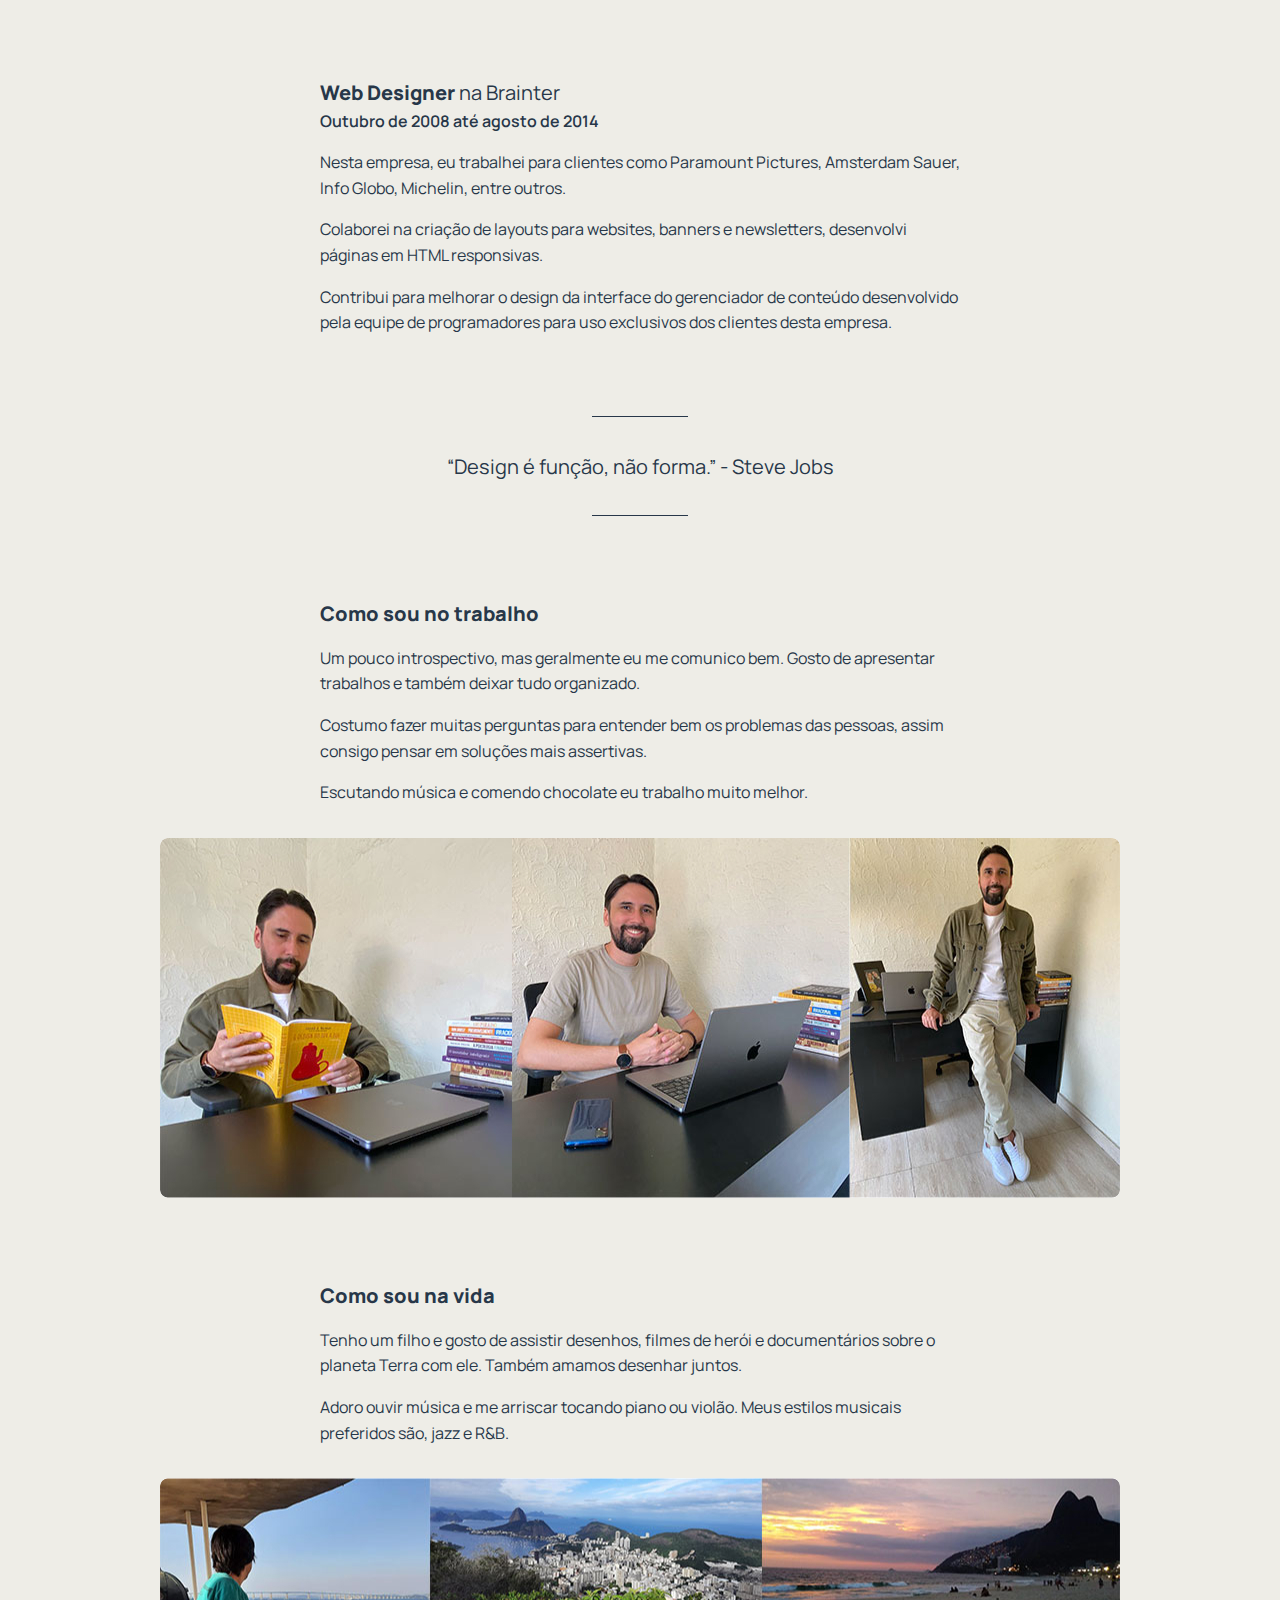
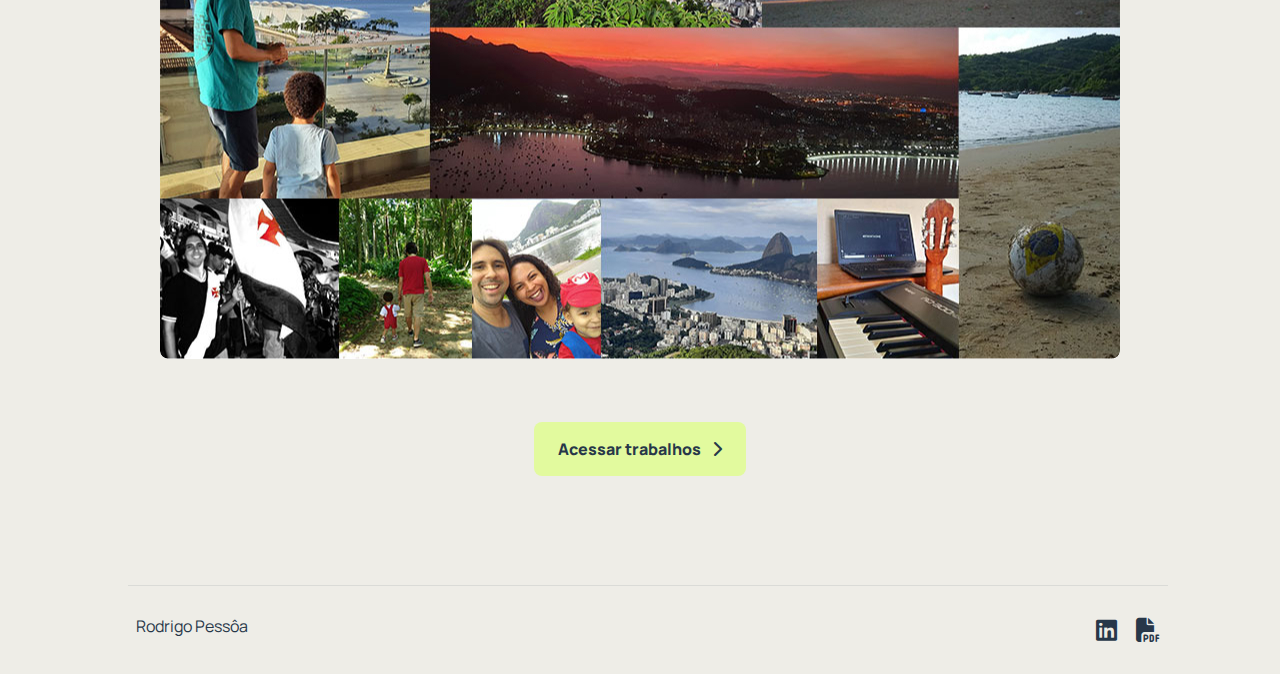
<file: perfil.html>
<!DOCTYPE html>
<html lang="pt-BR">
<head>
    <meta charset="utf-8">
    <meta http-equiv="X-UA-Compatible" content="IE=edge; chrome=1">
    <meta name="viewport" content="width=device-width, initial-scale=1.0, minimum-scale=1.0">
    <meta name="designer" content="Rodrigo Pessôa - www.rodrigopessoa.com.br">
    <meta name="description" content="Rodrigo Pessoa">
    <meta name="keywords" content="Product Desginer, Freelancer, website Responsivo, website Criativo, website Customizado, website Personalizado, website Gerenciável, responsive website, optimized website, creative website, manageable website, personalized website, Brasil, Brazil, South America">
    <meta name="robots" content="index,follow">
    <meta name="theme-color" content="#B0B0B0">
    <title>Rodrigo Pessoa | Product Designer - Perfil</title>
    <link rel="icon" type="image/png" href="/img/favicon.png">
    <link rel="preconnect" href="https://fonts.googleapis.com">
    <link rel="preconnect" href="https://fonts.gstatic.com" crossorigin>
    <link href="https://fonts.googleapis.com/css2?family=Manrope:wght@200..800&display=swap" rel="stylesheet">
    <link href="https://cdnjs.cloudflare.com/ajax/libs/font-awesome/6.6.0/css/all.min.css" rel="stylesheet">
    <link type="text/css" rel="stylesheet" href="reset.css">
    <link type="text/css" rel="stylesheet" href="style.css">
    <meta property="og:type" content="website">
    <meta property="og:title" content="Rodrigo Pessoa">
    <meta property="og:url" content="http://rodrigopessoa.com.br/">
    <meta property="og:site_name" content="Rodrigo Pessoa">
    <meta property="og:description" content="Rodrigo Pessoa ">
</head>
<body class="home" itemscope itemtype="http://schema.org/WebPage">
  <header class="header-site">
    <div class="item-main-logo">
      <a href="index.html" class="btn"><i class="fa-solid fa-house"></i> VOLTAR</a>
    </div>
    <nav class="item-menu--wrap" itemscope="itemscope" itemtype="http://www.schema.org/SiteNavigationElement">
      <div class="menu-primary">
        <ul role="menubar">
          <li class="current-menu-item">
            <a href="mailto:hello@rodrigopessoa.com.br" class="btn btn-primary">HELLO@RODRIGOPESSOA.COM.BR</a>
          </li>
        </ul>
      </div>
    </nav>
  </header>
  
  <div class="wrapper">
    <main class="main-site" role="main">
      <div class="hero-perfil">
        <div class="hero-perfil--text">
          <p class="hero extrabold">Sou Rodrigo Pessôa</p>
          <h2 class="extralight">product designer digital em um dos maiores grupos educacionais do Brasil.</h2>
          <p>Sou formado em Tecnologia da Informação, com MBA em Novos Negócios e Inovação. Iniciei minha carreira em 2007, atuando por 9 anos como web designer e 6 anos como front-end, em agências de design e propaganda. </p>
          <p>Hoje, sou Product Designer na Ensineme uma edtech que pertence ao grupo YDUQS, focado em soluções digitais inovadoras e experiências centradas no usuário.</p>
        </div>
        <div class="hero-perfil--image">
          <img src="img/perfil.jpg" alt="Rodrigo está sentado em frente a um computador em seu momento de trabalho." class="responsive radius">
        </div>
      </div>
      
      <div class="content-wrapper">
        <div class="content-gap">
          <div class="content-maintitle"><h2>Experiência</h2></div>
          <div class="content">
            <div class="content-text">
              <div class="content-head">
                <h4><span class="extrabold">Product Designer</span> <span>na Ensineme</span></h4>
                <p class="semibold">Agosto de 2022 até hoje</p>
              </div>
              <p>Focado em soluções para diversos produtos digitais para educação. Aplico métodos de design como design thinking, pesquisas com usuários, testes de usabilidade, prototipação e design de acessibilidade.</p>
              <p>Também contribuo com a documentação, o handoff de componentes e o aprimoramento do design system, sempre focado em agregar valor, manter o ambiente de trabalho organizado e melhorar continuamente a experiência do usuário.</p>
            </div>
            <!-- <div class="content-image">
              <img src="https://placehold.co/960x457" alt="Rodrigo está sentado em frente a um computador em seu momento de trabalho." class="max-responsive radius">
            </div> -->
          </div>

          <div class="content">
            <div class="content-text">
              <div class="content-head">
                <h4><span class="extrabold">Web Designer</span> <span>na YDUQS</span></h4>
                <p class="semibold">Novembro de 2020 até agosto de 2022</p>
              </div>
              <p>A YDUQS é um dos maiores grupos de educação superior no Brasil. Grandes marcas fazem parte desse grupo: Estácio, IBMEC, Idomed, QConcursos entre outras.</p>
                <p>Fiz parte de uma equipe multi-disciplinar colaborando para fazer um produto digital de alta qualidade.
                Desenvolvi páginas utilizado HTML e CSS, além de fazer o tratamento de imagens.</p>
            </div>
          </div>

          <div class="content">
            <div class="content-text">
              <div class="content-head">
                <h4><span class="extrabold">Front-End</span> <span>na MG Studio</span></h4>
                <p class="semibold">Setembro de 2014 até outubro de 2020</p>
              </div>
              <p>A MG Studio produz elegantes sites com grande foco em estética e design para vários segmentos.
                Meu papel consistia em transformar layouts em templates
                responsivos para WordPress, aplicando conhecimentos em CSS e Javascript os modelos eram produzidos com bastante movimento
                e interação.</p>
              <p>Com um olhar criterioso eu analisava se cada detalhe do website
                estava seguindo o padrão de design das marcas.</p>
            </div>
          </div>

          <div class="content">
            <div class="content-text">
              <div class="content-head">
                <h4><span class="extrabold">Web Designer</span> <span>na Brainter</span></h4>
                <p class="semibold">Outubro de 2008 até agosto de 2014</p>
              </div>
              <p>Nesta empresa, eu trabalhei para clientes como Paramount Pictures, Amsterdam Sauer, Info Globo, Michelin, entre outros.</p>
              <p>Colaborei na criação de layouts para websites, banners e newsletters, desenvolvi páginas em HTML responsivas.</p>
              <p>Contribui para melhorar o design da interface do gerenciador de conteúdo desenvolvido pela equipe de programadores para uso exclusivos dos clientes desta empresa.</p>
            </div>
          </div>

          <div class="citacao">
            <p class="heading4">“Design é função, não forma.” - Steve Jobs</p>
          </div>

          <div class="content">
            <div class="content-text">
              <div class="content-head">
                <h4><span class="extrabold">Como sou no trabalho</h4>
              </div>
              <p>Um pouco introspectivo, mas geralmente eu me comunico bem. Gosto de apresentar trabalhos e também deixar tudo organizado.</p>
              <p>Costumo fazer muitas perguntas para entender bem os problemas das pessoas, assim consigo pensar em soluções mais assertivas.</p>
              <p>Escutando música e comendo chocolate eu trabalho muito melhor.</p>
            </div>
            <div class="content-image">
              <img src="img/perfiltrabalho.jpg" alt="Rodrigo está sentado em frente a um computador em seu momento de trabalho." class="max-responsive radius">
            </div>
          </div>

          <div class="content">
            <div class="content-text">
              <div class="content-head">
                <h4><span class="extrabold">Como sou na vida</h4>
              </div>
              <p>Tenho um filho e gosto de assistir desenhos, filmes de herói e documentários sobre o planeta Terra com ele. Também amamos desenhar juntos.</p>
              <p>Adoro ouvir música e me arriscar tocando piano ou violão. Meus estilos musicais preferidos são, jazz e R&B.</p>
            </div>
            <div class="content-image">
              <img src="img/perfilvida.jpg" alt="Rodrigo está sentado em frente a um computador em seu momento de trabalho." class="max-responsive radius">
            </div>
          </div>


          <div class="content">
            <div class="content-text">
              <div class="text-center">
                <a href="cursotecnico.html" class="btn btn-primary">Acessar trabalhos <i class="fa-solid fa-chevron-right"></i></a>
              </div>
            </div>
          </div>

        </div>
      </div>
    </main>

    <footer class="footer-site">
      <div class="footer-name">Rodrigo Pessôa</div>
      <div class="footer-social">
        <a href="http://linkedin.com/in/rpessoaweb/" target="_blank"><i class="fa-brands fa-linkedin"></i></a>
        <a href="RodrigoPessoaDesign.pdf" target="_blank"><i class="fa-solid fa-file-pdf"></i></a>
      </div>
    </footer>
  </div>

  <script async="" src="https://www.googletagmanager.com/gtag/js?id=UA-108084761-1"></script>
  <script>
  window.dataLayer = window.dataLayer || [];
  function gtag() {
      dataLayer.push(arguments);
  }
  gtag('js', new Date());
  gtag('config', 'UA-108084761-1');
  </script>
</body>
</html>
</file>
<file: style.css>
/* CORES */

:root {
  --light-low: #fff;
  --light-pure: #eeede7;
  --light-high: #e1e0d5;

  --dark-low: #2A4B6F;
  --dark-pure: #273749;
  --dark-high: #1E1E1E;

  --interaction-low: #E2FA9E;
  --interaction-pure: #A4DB0B;
  --interaction-high: #364804;

  --radius: 8px;

  --font-body: 16px;
  --font-heading4: 1.25rem;
  --font-heading3: 1.5rem;
  --font-heading2: 2rem;
  --font-heading1: 2.5rem;
  --font-hero: 3rem;

  --font-mobile-body: 14px;
  --font-mobile-heading4: 1.125rem;
  --font-mobile-heading3: 1.25rem;
  --font-mobile-heading2: 1.5rem;
  --font-mobile-heading1: 1.75rem;
  --font-mobile-hero: 2rem;

  --font-weight-extrabold: 800;
  --font-weight-semibold: 600;
  --font-weight-regular: 400;
  --font-weight-extralight: 200;
  
}

.bg-light-high {
  background-color: var(--light-high);
}

/* IMAGE */

.radius {
  border-radius: var(--radius);
}

.radius-16 {
  border-radius: 16px;
}

.responsive {
  height: auto;
  max-width: 100%;
}

.max-responsive {
  height: auto;
  max-width: 100%;
  width: initial;
}

.display-inline-block {
  display: inline-block;
}

.text-center {
  text-align: center;
}

/* LINK */

.link {
  color: var(--dark-pure);
  display: inline-block;
  position: relative;
  text-decoration: none;
}

.link:after {
  background-color: var(--interaction-pure);
  bottom: 0;
  content: '';
  display: block;
  height: 2px;
  position: absolute;
  transition: .3s ease;
  width: 100%;
  z-index: -1;
}

.link:hover:after {
  background-color: #CFF75F;
  height: 100%;
}

.disabled {
  color: #888;
  opacity: .5;
}




/* FONT */

.hero {
  font-size: var(--font-mobile-hero);
}

h1, .heading1 {
  font-size: var(--font-mobile-heading1);
}

h2, .heading2 {
  font-size: var(--font-mobile-heading2);
}

h3, .heading3 {
  font-size: var(--font-mobile-heading3);
}

h4, .heading4 {
  font-size: var(--font-mobile-heading4);
}

@media (min-width: 680px) {
  .hero {
    font-size: var(--font-hero);
  }
  
  h1, .heading1 {
    font-size: var(--font-heading1);
  }
  
  h2, .heading2 {
    font-size: var(--font-heading2);
  }
  
  h3, .heading3 {
    font-size: var(--font-heading3);
  }
  
  h4, .heading4 {
    font-size: var(--font-heading4);
  }
}


p, h4 {
  line-height: 1.6;
}

h3 {
  line-height: 1.3;
}

h2 {
  line-height: 1.15;
}

h1, .hero {
  line-height: 1.1;
}


.extrabold {
  font-weight: var(--font-weight-extrabold);
}

.semibold {
  font-weight: var(--font-weight-semibold);
}

.regular {
  font-weight: var(--font-weight-regular);
}

.extralight {
  font-weight: var(--font-weight-extralight);
}

strong {
  font-weight: 700;
}

.font-transparent {
  color: transparent;
}

body {
  background-color: var(--light-pure);
  color: var(--dark-pure);
  font-family: "Manrope", sans-serif;
  font-optical-sizing: auto;
  font-size: var(--font-body);
  font-style: normal;
  font-weight: var(--font-weight-regular);
}

.wrapper {
  margin: 0 auto;
  max-width: 1024px;
}

/* BUTTON */

.btn {
  background-color: transparent;
  border-radius: var(--radius);
  color: var(--dark-pure);
  font-weight: var(--font-weight-extrabold);
  padding: 16px 24px;
  text-decoration: none;
  transition: .3s ease;
}

.btn:hover {
  background-color: #CFF75F;
}

.btn-primary {
  background-color: var(--interaction-low);
}

.btn i {
  padding-right: 8px;
  transform: translateY(-1px);
}

.btn i.fa-chevron-right {
  padding-left: 8px;
  padding-right: 0;
  transform: translateY(0);
}

/* HEADER */

.header-site {
  align-items: center;
  display: flex;
  justify-content: space-between;
  margin-top: 16px;
  padding: 0 16px 0 0;
}

@media (min-width: 575px) {
  .header-site {
    margin-top: 32px;
    padding: 0 32px;
  }
}

@media (max-width: 575px) {
  .menu-primary .btn {
    padding: 16px 8px;
  }
}

.main-site {
  padding: 8px;
}


/* MENU */

.menu-primary ul {
  display: flex;
}

.menu-primary li {
  list-style-type: none;
}

.menu-primary li + li {
  margin-left: 8px;
}


/* HERO HOME */

.hero-home {
  margin: 80px 0;
}

@media (min-width: 680px) {
  .hero-home {
    display: flex;
    justify-content: space-between;
    margin: 64px 0 142px;
  }
}

.hero-home--text {
  margin-bottom: 16px;
  max-width: 600px;
}

@media (min-width: 680px) {
  .hero-home--text {
    margin-bottom: 0;
    padding-right: 16px;
  }
}

.hero-home--name {
  margin-bottom: 24px;
}

.hero-home--image img {
  border-radius: 64px;
  max-width: 240px;
  text-align: none;
}

.hero-home--image {
  text-align: center;
}

@media (min-width: 680px) {
  .hero-home--image {
    text-align: none;
  }
}

/* TRABALHOS SELECIONADOS HOME */

.job-home {
  margin-bottom: 64px;
  margin-top: 32px;
}

.job-home--item + .job-home--item {
  margin-top: 24px;
}

@media (min-width: 680px) {
  .job-home {
    margin-top: 64px;
  }
}

@media (min-width: 680px) {
  .job-home--item {
    display: flex;
    gap: 24px;
  }
}

.job-home--text {
  display: flex;
  flex-direction: column;
  gap: 16px;
  max-width: 474px;
  width: 100%;
}

@media (min-width: 680px) {
  .job-home--text {
    margin-bottom: 24px;
    padding-right: 16px;
  }
}

@media (max-width: 680px) {
  .job-home .job-home--item + .job-home--item {
    margin-top: 48px;
  }

  .job-home--image {
    margin-top: 16px;
  }
}

.job-home--image {
  max-width: 496px;
  width: 100%;
}


/* FOOTER */

.footer-site {
  border-top: 1px solid #DADBD7;
  display: flex;
  justify-content: space-between;
  margin: 0 auto;
  max-width: 1024px;
  padding: 32px 8px;
  width: 100%;
}

.footer-social a {
  color: var(--dark-pure);
  font-size: 24px;
}

.footer-social a:hover {
  color: var(--dark-low);
}

.footer-social a + a {
  margin-left: 16px;
}

@media (max-width: 680px) {
  .footer-site {
    width: 95%;
  }
}

/* PERFIL */

.hero-perfil {
  display: flex;
  gap: 24px;
  margin-top: 32px;
}

@media (min-width: 680px) {
  .hero-perfil {
    margin-top: 80px;
  }
}

.hero-perfil--text {
  display: flex;
  flex-direction: row;
  gap: 24px
}

@media (min-width: 680px) {
  .hero-perfil--text {
    flex-direction: column;
  }
}

@media (max-width: 680px) {
  .hero-perfil,
  .hero-perfil--text {
    flex-direction: column;
  }
}

.hero-perfil--image {
  max-width: 487px;
  width: 100%;
}


/* CONTENT */

.content-wrapper {
  margin: 64px 0;
}

.content-gap {
  display: flex;
  flex-direction: column;
  gap: 40px;
}

@media (min-width: 680px) {
  .content-gap {
    flex-direction: row;
  }
}

.content-maintitle {
  text-align: center;
}

.content {
  display: flex;
  flex-direction: column;
  gap: 32px;
  margin: 0 auto;
  max-width: 1024px;
  width: 100%;
}

.content-text {
  display: flex;
  flex-direction: column;
  gap: 16px;
  margin: 0 auto;
  max-width: 640px;
  width: 100%;
}

.content-text ul {
  list-style-type: disc;
}

.content-text ul li {
  line-height: 1.6;
}

.content-text ul li + li {
  margin-top: 8px;
}

.content-image {
  text-align: center;
}

.content-image img + img {
  margin-top: 32px;
}

@media (min-width: 680px) {
  .content-wrapper {
    margin: 120px 0;
  }
  
  .content-gap {
    flex-direction: column;
    gap: 80px;
  }
}

/* CITACAO */

.citacao {
  margin: 0 auto;
  max-width: 680px;
  text-align: center;
  width: 100%;
}

.citacao:before, .citacao:after {
  background-color: var(--dark-pure);
  content: '';
  display: inline-block;
  height: 1px;
  width: 96px;
}

.citacao:before {
  margin-bottom: 32px;
}

.citacao:after {
  margin-top: 32px;
}


/* WORK */

.content-wrapper-work {
  margin-top: 32px;
}

.content-top-work {
  display: flex;
  flex-direction: column;
  gap: 32px;
  margin-bottom: 120px;
}

@media (min-width: 680px) {
  .content-top-work {
    gap: 64px;
  }
}

.content-work-title {
  display: flex;
  flex-direction: column;
  gap: 16px;
}

.content-work-data {
  display: flex;
  justify-content: space-between;
  margin-bottom: 24px;
}

.content-work-item {
  width: 100%;
}

@media (min-width: 768px) {
  .content-work-data {
    flex-direction: column;
    gap: 24px;
    margin-bottom: 0;
    width: 200px;
  }
  
  .content-work-description {
    display: flex;
    gap: 64px;
  }
  
  .content-work-text {
    width: 100%;
  }
}


.necessidades-wrapper {
  background-color: var(--light-high);
  padding: 96px 0;
  width: 100%;
}

.necessidades-group {
  display: flex;
  flex-direction: column;
  gap: 32px;
  margin: 0 auto;
  max-width: 1000px;
  padding: 0 16px;
}

@media (min-width: 680px) {
  .necessidades-group {
    flex-direction: row;
    gap: 64px;
  }
}


/* TWO IMAGES */

.two-cols {
  display: flex;
  flex-direction: column;
  gap: 16px;
}

@media (min-width: 680px) {
  .two-cols {
    flex-direction: row;
    gap: 32px;
    justify-content: center;
  }
}

.telas-afirmativas p + p {
  margin-top: 40px;
}
</file>
